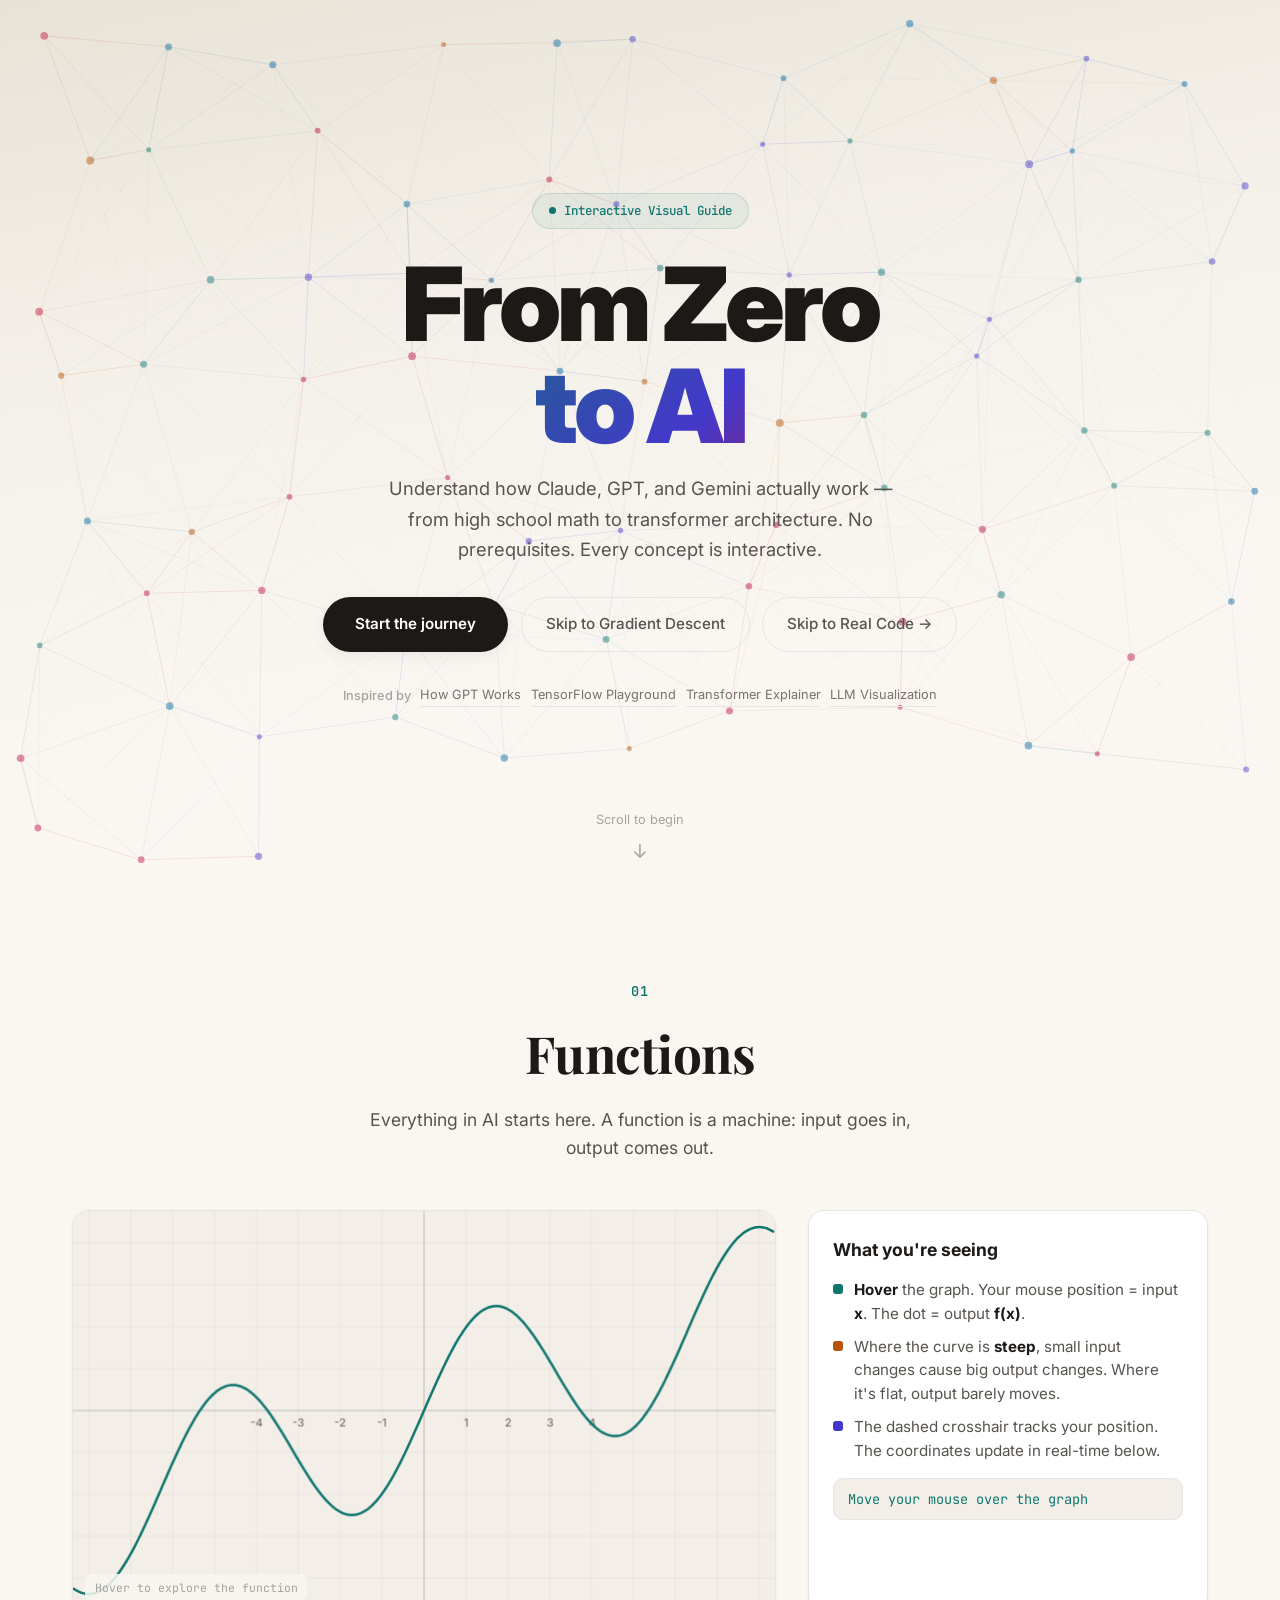
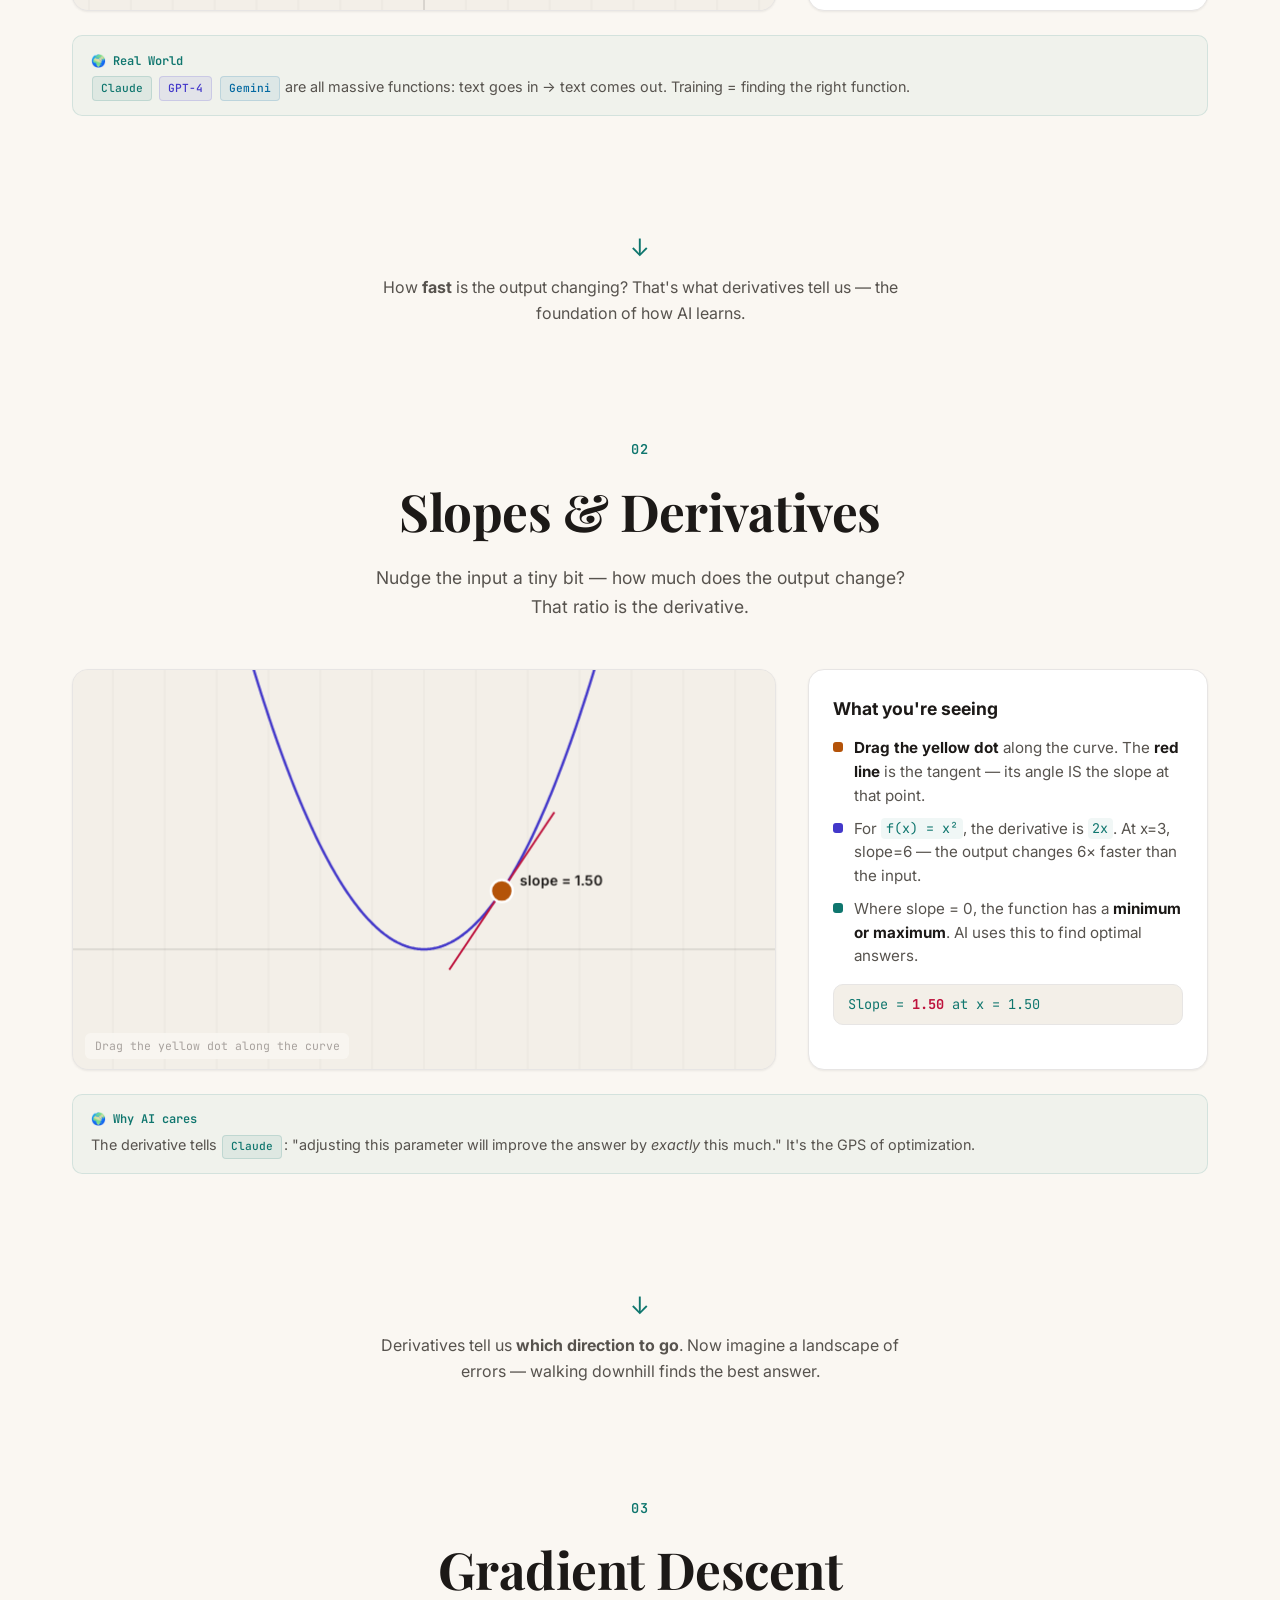
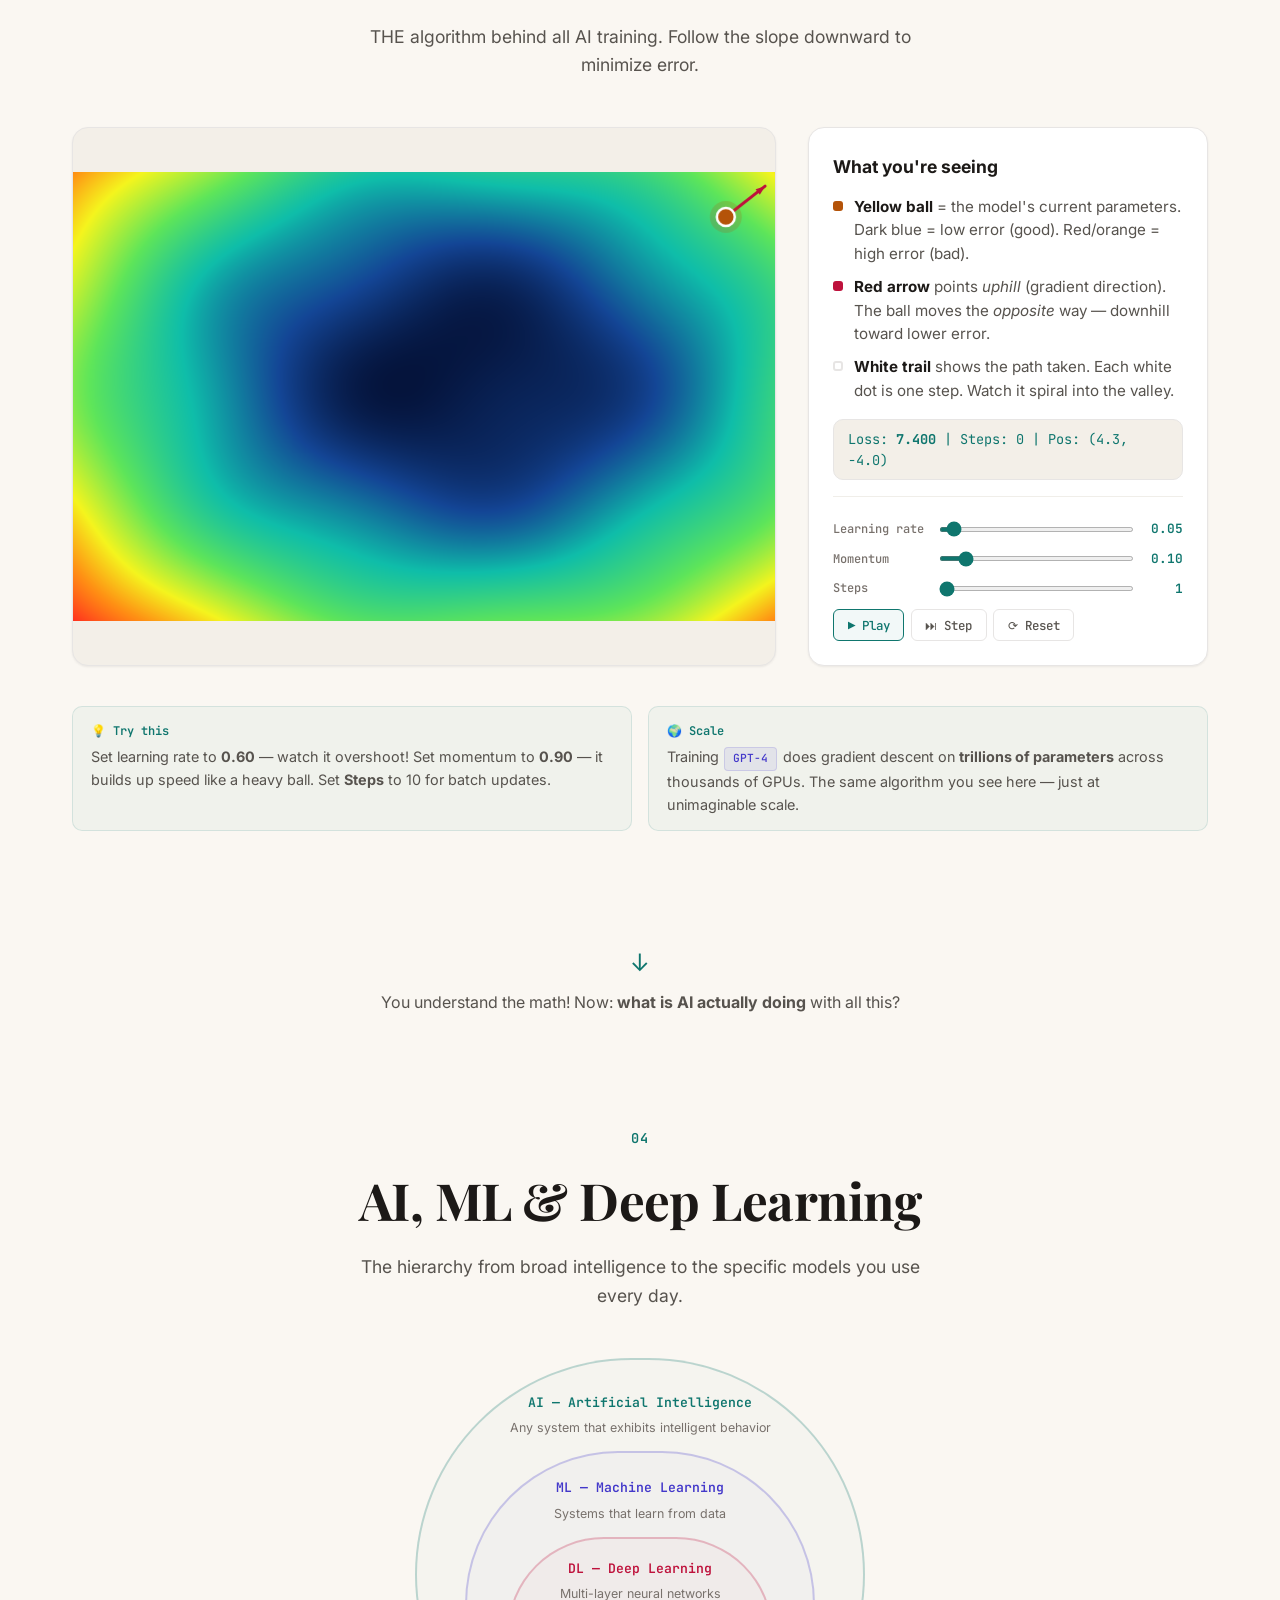
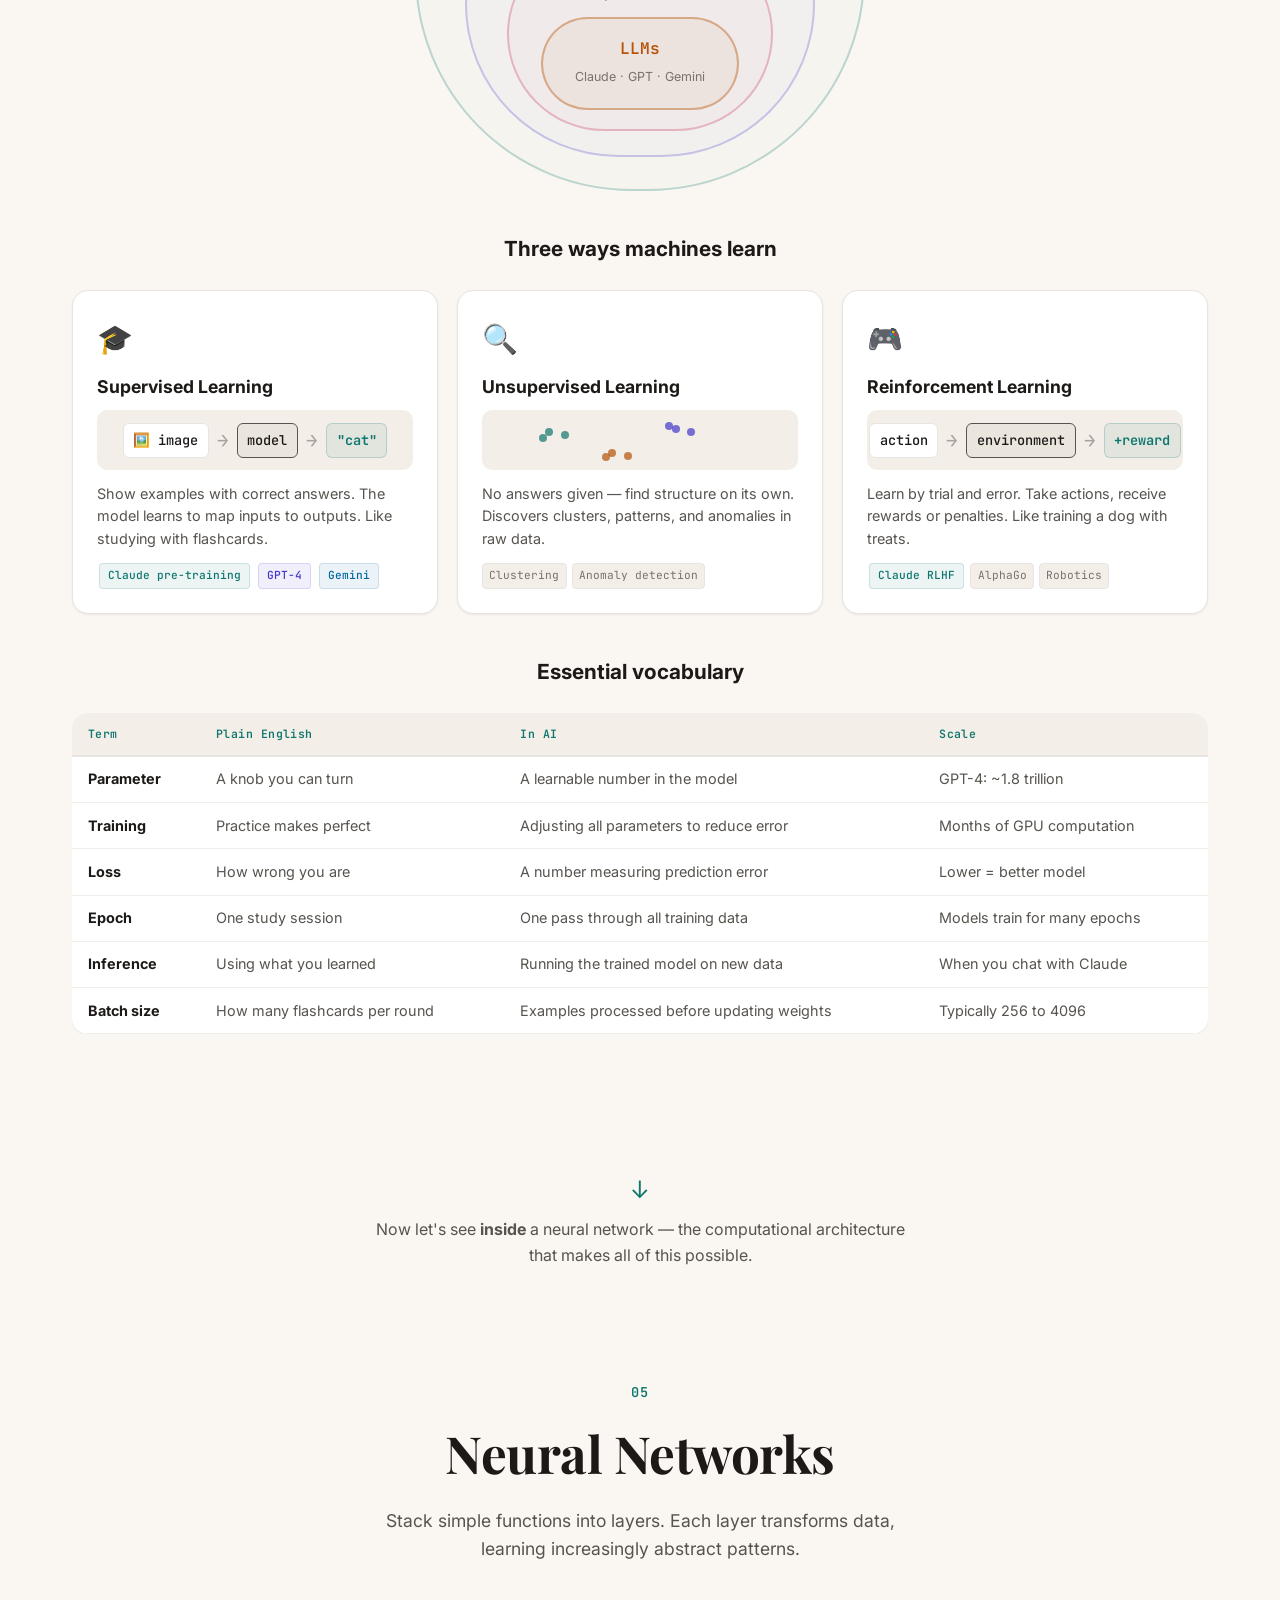
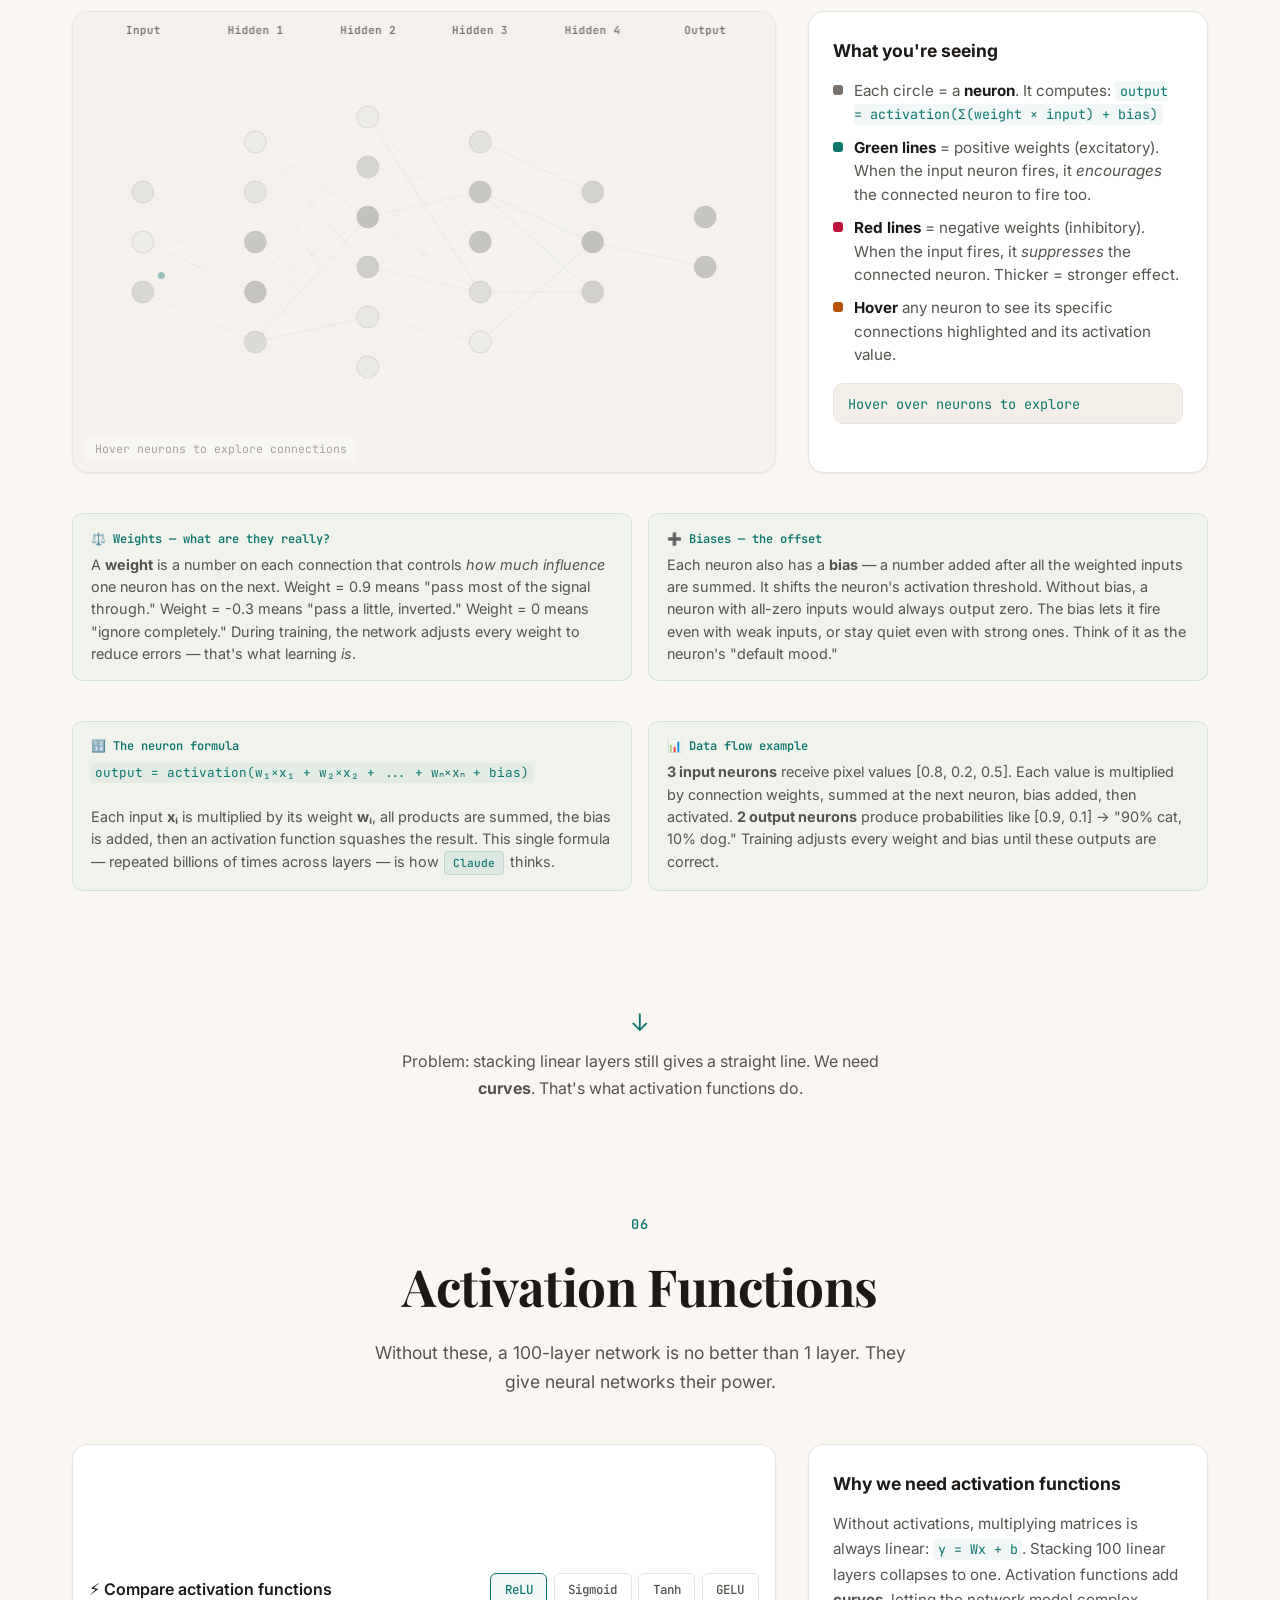
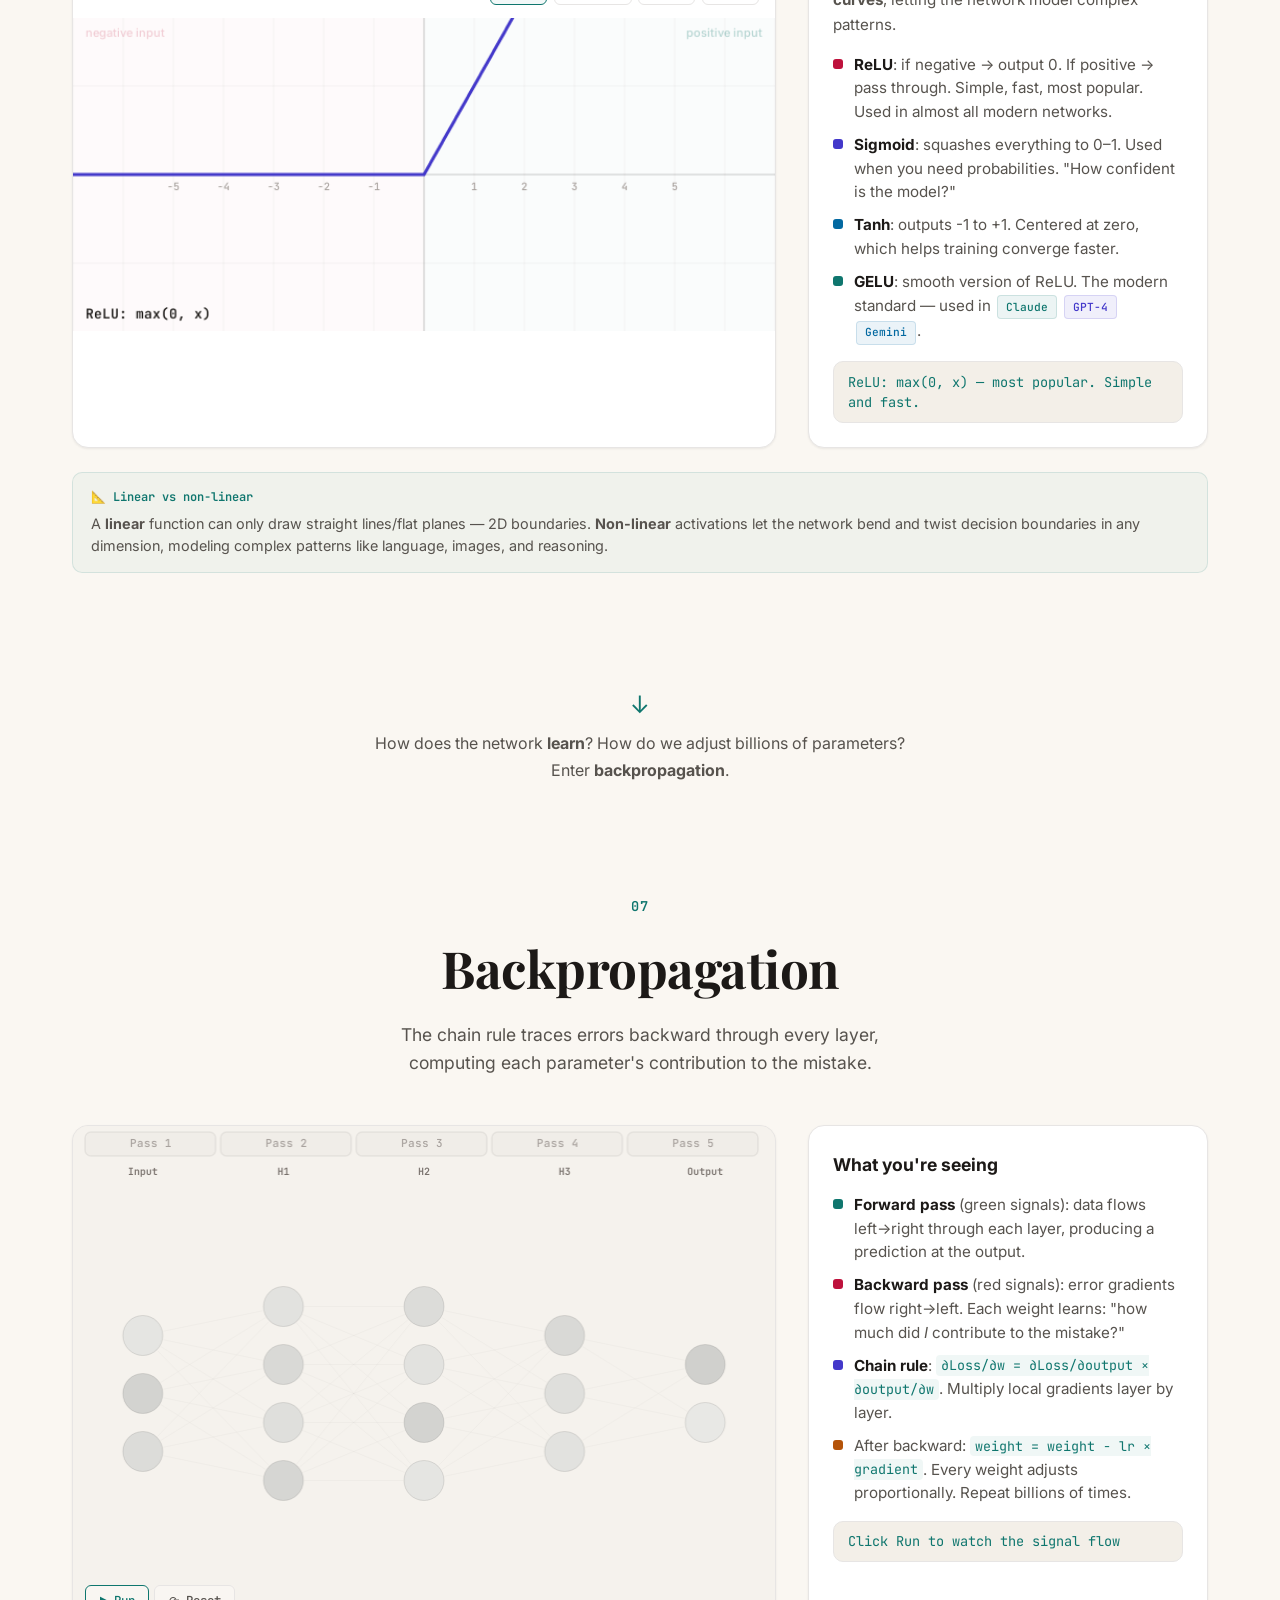
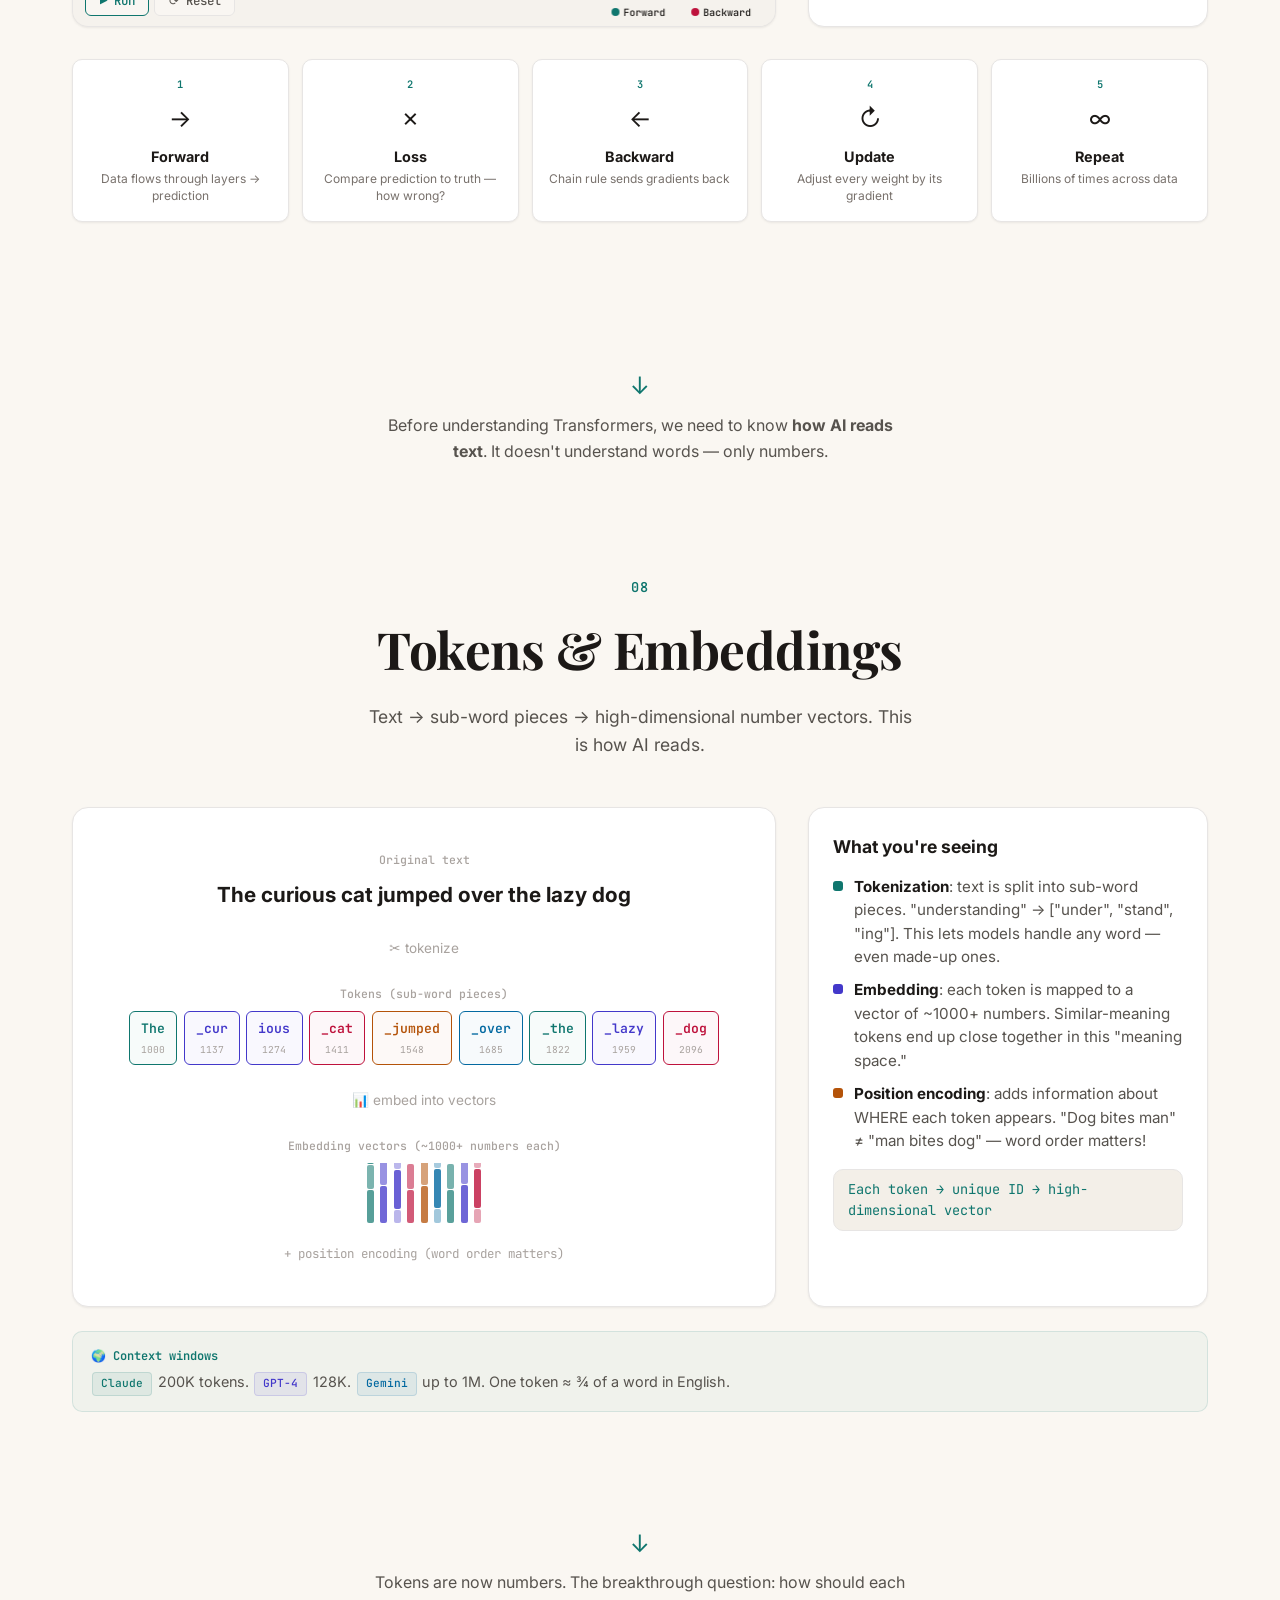
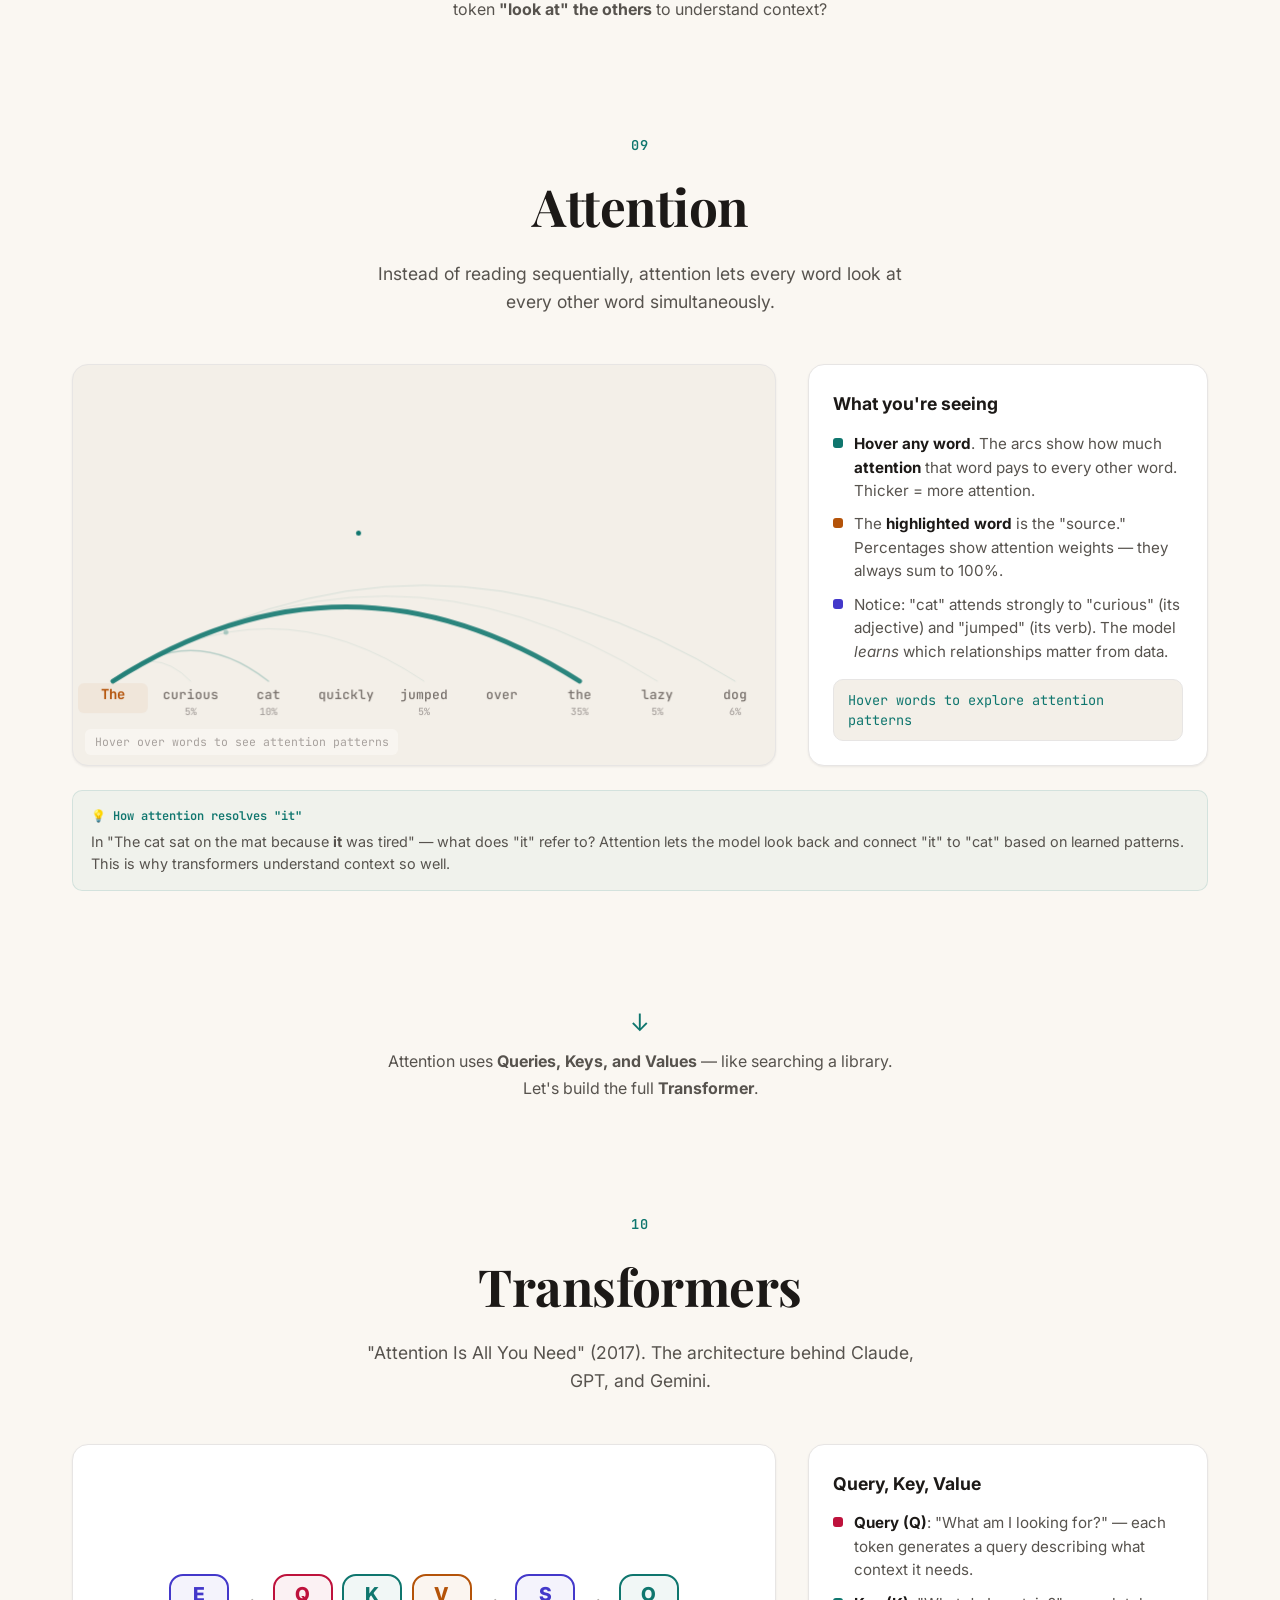
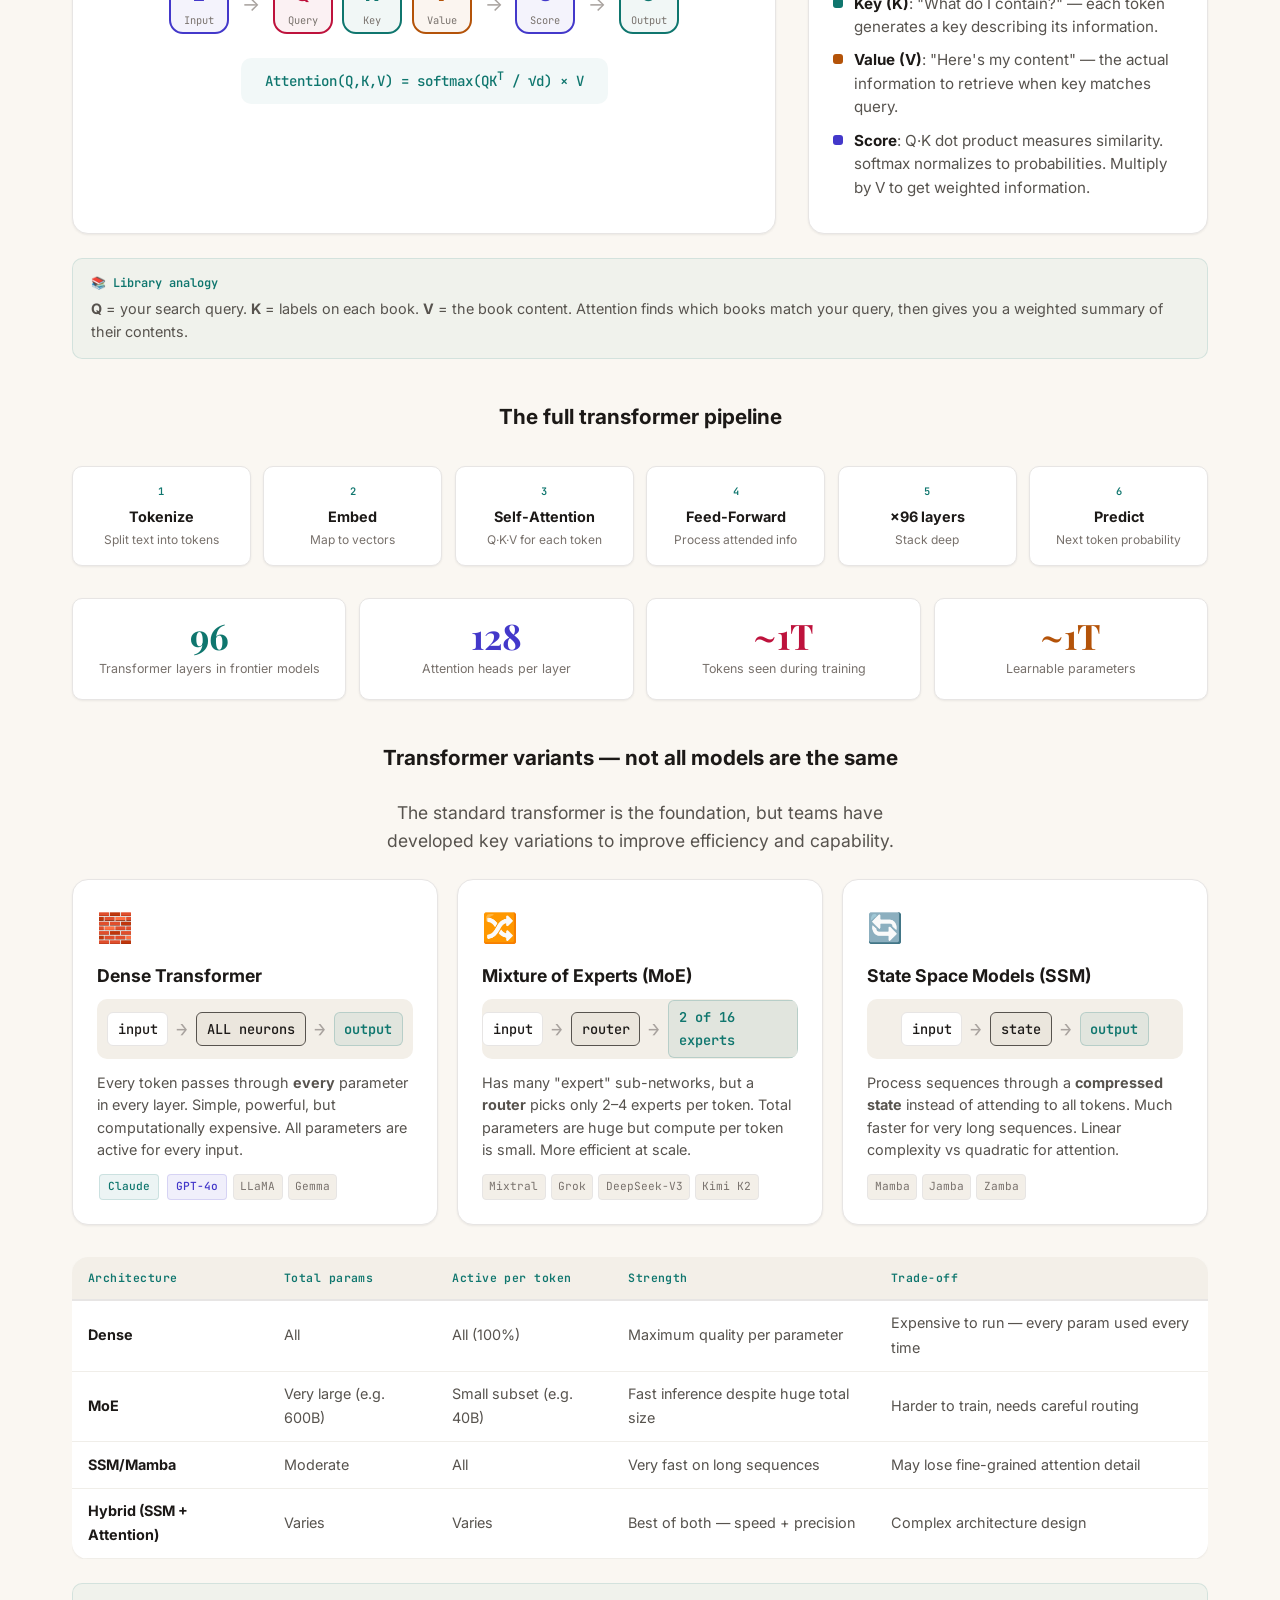
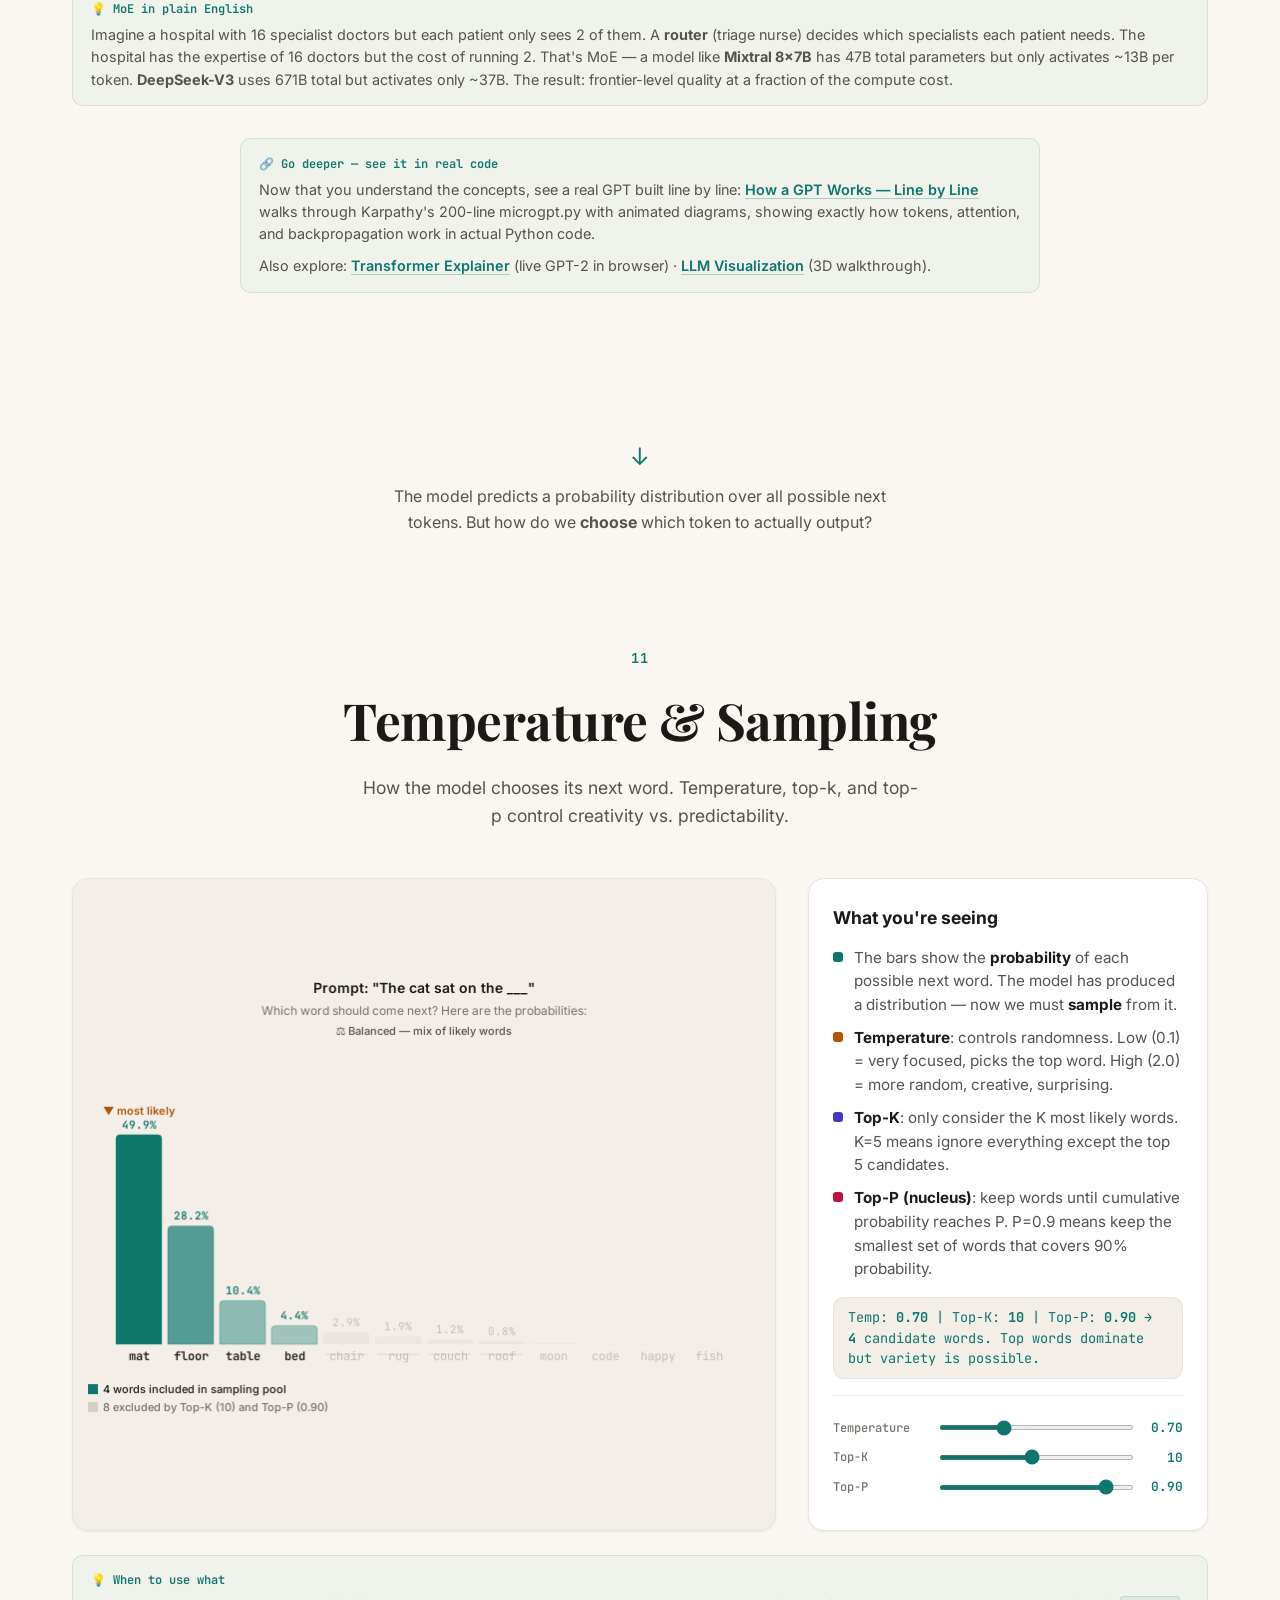
<file: index.html>
<!DOCTYPE html>
<html lang="en">
<head>
<meta charset="UTF-8">
<meta name="viewport" content="width=device-width, initial-scale=1.0">
<title>From Zero to AI — An Interactive Journey</title>
<link rel="preconnect" href="https://fonts.googleapis.com">
<link href="https://fonts.googleapis.com/css2?family=Inter:wght@400;500;600;700;800;900&family=JetBrains+Mono:wght@400;500;600;700&family=Playfair+Display:wght@400;500;600;700;800;900&display=swap" rel="stylesheet">
<link rel="stylesheet" href="css/style.css">
</head>
<body>

<!-- Progress Bar -->
<div class="progress-bar" id="progressBar"></div>

<!-- Chapter Navigation -->
<nav class="chapter-nav" id="chapterNav">
  <div class="nav-inner">
    <a href="#hero" class="nav-logo">0→AI</a>
    <div class="nav-chapters">
      <a href="#ch1" class="nav-ch" data-ch="1"><span class="nav-num">01</span> Functions</a>
      <a href="#ch2" class="nav-ch" data-ch="2"><span class="nav-num">02</span> Derivatives</a>
      <a href="#ch3" class="nav-ch" data-ch="3"><span class="nav-num">03</span> Gradient Descent</a>
      <a href="#ch4" class="nav-ch" data-ch="4"><span class="nav-num">04</span> AI & ML</a>
      <a href="#ch5" class="nav-ch" data-ch="5"><span class="nav-num">05</span> Neural Networks</a>
      <a href="#ch6" class="nav-ch" data-ch="6"><span class="nav-num">06</span> Activations</a>
      <a href="#ch7" class="nav-ch" data-ch="7"><span class="nav-num">07</span> Backpropagation</a>
      <a href="#ch8" class="nav-ch" data-ch="8"><span class="nav-num">08</span> Tokens</a>
      <a href="#ch9" class="nav-ch" data-ch="9"><span class="nav-num">09</span> Attention</a>
      <a href="#ch10" class="nav-ch" data-ch="10"><span class="nav-num">10</span> Transformers</a>
      <a href="#ch11" class="nav-ch" data-ch="11"><span class="nav-num">11</span> Temperature</a>
      <a href="#ch12" class="nav-ch" data-ch="12"><span class="nav-num">12</span> Claude</a>
      <a href="neurons-and-finetuning.html"class="nav-ch" data-ch="13"><span class="nav-num">13</span> Deep Dive: Neurons, Weights & Fine-Tuning</a>
    </div>
  </div>
</nav>

<!-- ═══════════════ HERO ═══════════════ -->
<section class="hero" id="hero">
  <canvas id="heroCanvas"></canvas>
  <div class="hero-content">
    <div class="hero-badge"><span class="pulse-dot"></span>Interactive Visual Guide</div>
    <h1 class="hero-title">
      <span class="hero-line">From Zero</span>
      <span class="hero-line hero-gradient">to AI</span>
    </h1>
    <p class="hero-sub">Understand how Claude, GPT, and Gemini actually work — from high school math to transformer architecture. No prerequisites. Every concept is interactive.</p>
    <div class="hero-actions">
      <a href="#ch1" class="btn-primary">Start the journey</a>
      <a href="#ch3" class="btn-ghost">Skip to Gradient Descent</a>
      <a href="https://raj8github.github.io/how-gpt-works/" target="_blank" class="btn-ghost">Skip to Real Code →</a>
    </div>
    <div class="hero-refs">
      <span class="ref-tag">Inspired by</span>
      <a href="https://raj8github.github.io/how-gpt-works/" target="_blank" class="ref-link">How GPT Works</a>
      <a href="https://playground.tensorflow.org" target="_blank" class="ref-link">TensorFlow Playground</a>
      <a href="https://poloclub.github.io/transformer-explainer/" target="_blank" class="ref-link">Transformer Explainer</a>
      <a href="https://bbycroft.net/llm" target="_blank" class="ref-link">LLM Visualization</a>
    </div>
  </div>
  <div class="scroll-hint">
    <span>Scroll to begin</span>
    <div class="scroll-arrow">↓</div>
  </div>
</section>

<!-- ═══════════════ CH1: FUNCTIONS ═══════════════ -->
<section class="chapter" id="ch1">
  <div class="chapter-header">
    <div class="ch-num">01</div>
    <h2 class="ch-title">Functions</h2>
    <p class="ch-subtitle">Everything in AI starts here. A function is a machine: input goes in, output comes out.</p>
  </div>
  <div class="split-layout">
    <div class="viz-panel">
      <canvas id="funcCanvas"></canvas>
      <div class="viz-hint">Hover to explore the function</div>
    </div>
    <div class="explain-panel">
      <h3>What you're seeing</h3>
      <div class="explain-row"><div class="dot dot-teal"></div><p><strong>Hover</strong> the graph. Your mouse position = input <strong>x</strong>. The dot = output <strong>f(x)</strong>.</p></div>
      <div class="explain-row"><div class="dot dot-amber"></div><p>Where the curve is <strong>steep</strong>, small input changes cause big output changes. Where it's flat, output barely moves.</p></div>
      <div class="explain-row"><div class="dot dot-indigo"></div><p>The dashed crosshair tracks your position. The coordinates update in real-time below.</p></div>
      <div class="live-readout" id="funcReadout">Move your mouse over the graph</div>
    </div>
  </div>
  <div class="callout" style="margin-top:1.5rem">
    <div class="callout-title">🌍 Real World</div>
    <p><span class="model-tag tag-claude">Claude</span> <span class="model-tag tag-gpt">GPT-4</span> <span class="model-tag tag-gemini">Gemini</span> are all massive functions: text goes in → text comes out. Training = finding the right function.</p>
  </div>
</section>

<div class="bridge"><div class="bridge-arrow">↓</div><p>How <strong>fast</strong> is the output changing? That's what derivatives tell us — the foundation of how AI learns.</p></div>

<!-- ═══════════════ CH2: DERIVATIVES ═══════════════ -->
<section class="chapter" id="ch2">
  <div class="chapter-header">
    <div class="ch-num">02</div>
    <h2 class="ch-title">Slopes & Derivatives</h2>
    <p class="ch-subtitle">Nudge the input a tiny bit — how much does the output change? That ratio is the derivative.</p>
  </div>
  <div class="split-layout">
    <div class="viz-panel">
      <canvas id="slopeCanvas"></canvas>
      <div class="viz-hint">Drag the yellow dot along the curve</div>
    </div>
    <div class="explain-panel">
      <h3>What you're seeing</h3>
      <div class="explain-row"><div class="dot dot-amber"></div><p><strong>Drag the yellow dot</strong> along the curve. The <strong class="text-rose">red line</strong> is the tangent — its angle IS the slope at that point.</p></div>
      <div class="explain-row"><div class="dot dot-indigo"></div><p>For <code>f(x) = x²</code>, the derivative is <code>2x</code>. At x=3, slope=6 — the output changes 6× faster than the input.</p></div>
      <div class="explain-row"><div class="dot dot-teal"></div><p>Where slope = 0, the function has a <strong>minimum or maximum</strong>. AI uses this to find optimal answers.</p></div>
      <div class="live-readout" id="slopeReadout">Drag to see slope change</div>
    </div>
  </div>
  <div class="callout" style="margin-top:1.5rem">
    <div class="callout-title">🌍 Why AI cares</div>
    <p>The derivative tells <span class="model-tag tag-claude">Claude</span>: "adjusting this parameter will improve the answer by <em>exactly</em> this much." It's the GPS of optimization.</p>
  </div>
</section>

<div class="bridge"><div class="bridge-arrow">↓</div><p>Derivatives tell us <strong>which direction to go</strong>. Now imagine a landscape of errors — walking downhill finds the best answer.</p></div>

<!-- ═══════════════ CH3: GRADIENT DESCENT ═══════════════ -->
<section class="chapter" id="ch3">
  <div class="chapter-header">
    <div class="ch-num">03</div>
    <h2 class="ch-title">Gradient Descent</h2>
    <p class="ch-subtitle">THE algorithm behind all AI training. Follow the slope downward to minimize error.</p>
  </div>
  <div class="split-layout">
    <div class="viz-panel">
      <canvas id="gdCanvas"></canvas>
    </div>
    <div class="explain-panel">
      <h3>What you're seeing</h3>
      <div class="explain-row"><div class="dot dot-amber"></div><p><strong class="text-amber">Yellow ball</strong> = the model's current parameters. Dark blue = low error (good). Red/orange = high error (bad).</p></div>
      <div class="explain-row"><div class="dot dot-rose"></div><p><strong class="text-rose">Red arrow</strong> points <em>uphill</em> (gradient direction). The ball moves the <em>opposite</em> way — downhill toward lower error.</p></div>
      <div class="explain-row"><div class="dot dot-white"></div><p><strong>White trail</strong> shows the path taken. Each white dot is one step. Watch it spiral into the valley.</p></div>
      <div class="live-readout" id="gdReadout">Press Play or Step to begin</div>
      <div class="control-group">
        <div class="slider-row">
          <label>Learning rate</label>
          <input type="range" id="gdLR" min="2" max="80" value="5">
          <span class="slider-val" id="gdLRVal">0.05</span>
        </div>
        <div class="slider-row">
          <label>Momentum</label>
          <input type="range" id="gdMom" min="0" max="95" value="10">
          <span class="slider-val" id="gdMomVal">0.10</span>
        </div>
        <div class="slider-row">
          <label>Steps</label>
          <input type="range" id="gdSteps" min="1" max="20" value="1">
          <span class="slider-val" id="gdStepsVal">1</span>
        </div>
        <div class="btn-row">
          <button class="btn-ctrl btn-play" id="gdPlay">▶ Play</button>
          <button class="btn-ctrl" id="gdStep">⏭ Step</button>
          <button class="btn-ctrl" id="gdReset">⟳ Reset</button>
        </div>
      </div>
    </div>
  </div>
  <div class="callout-row">
    <div class="callout">
      <div class="callout-title">💡 Try this</div>
      <p>Set learning rate to <strong>0.60</strong> — watch it overshoot! Set momentum to <strong>0.90</strong> — it builds up speed like a heavy ball. Set <strong>Steps</strong> to 10 for batch updates.</p>
    </div>
    <div class="callout">
      <div class="callout-title">🌍 Scale</div>
      <p>Training <span class="model-tag tag-gpt">GPT-4</span> does gradient descent on <strong>trillions of parameters</strong> across thousands of GPUs. The same algorithm you see here — just at unimaginable scale.</p>
    </div>
  </div>
</section>

<div class="bridge"><div class="bridge-arrow">↓</div><p>You understand the math! Now: <strong>what is AI actually doing</strong> with all this?</p></div>

<!-- ═══════════════ CH4: AI & ML ═══════════════ -->
<section class="chapter" id="ch4">
  <div class="chapter-header">
    <div class="ch-num">04</div>
    <h2 class="ch-title">AI, ML & Deep Learning</h2>
    <p class="ch-subtitle">The hierarchy from broad intelligence to the specific models you use every day.</p>
  </div>

  <!-- Hierarchy Diagram -->
  <div class="hierarchy-container">
    <div class="hierarchy-ring ring-ai">
      <span class="ring-label">AI — Artificial Intelligence</span>
      <span class="ring-desc">Any system that exhibits intelligent behavior</span>
      <div class="hierarchy-ring ring-ml">
        <span class="ring-label">ML — Machine Learning</span>
        <span class="ring-desc">Systems that learn from data</span>
        <div class="hierarchy-ring ring-dl">
          <span class="ring-label">DL — Deep Learning</span>
          <span class="ring-desc">Multi-layer neural networks</span>
          <div class="hierarchy-ring ring-llm">
            <span class="ring-label">LLMs</span>
            <span class="ring-desc">Claude · GPT · Gemini</span>
          </div>
        </div>
      </div>
    </div>
  </div>

  <!-- Learning Types -->
  <h3 class="section-subhead">Three ways machines learn</h3>
  <div class="learning-types">
    <div class="lt-card">
      <div class="lt-icon">🎓</div>
      <h4>Supervised Learning</h4>
      <div class="lt-visual">
        <div class="lt-flow">
          <span class="lt-item">🖼️ image</span>
          <span class="lt-arrow">→</span>
          <span class="lt-item lt-model">model</span>
          <span class="lt-arrow">→</span>
          <span class="lt-item lt-label">"cat"</span>
        </div>
      </div>
      <p>Show examples with correct answers. The model learns to map inputs to outputs. Like studying with flashcards.</p>
      <div class="lt-tags"><span class="model-tag tag-claude">Claude pre-training</span> <span class="model-tag tag-gpt">GPT-4</span> <span class="model-tag tag-gemini">Gemini</span></div>
    </div>
    <div class="lt-card">
      <div class="lt-icon">🔍</div>
      <h4>Unsupervised Learning</h4>
      <div class="lt-visual">
        <div class="lt-clusters">
          <span class="cluster-dot" style="background:#0f766e;left:20%;top:30%"></span>
          <span class="cluster-dot" style="background:#0f766e;left:25%;top:35%"></span>
          <span class="cluster-dot" style="background:#0f766e;left:18%;top:40%"></span>
          <span class="cluster-dot" style="background:#4338ca;left:60%;top:25%"></span>
          <span class="cluster-dot" style="background:#4338ca;left:65%;top:30%"></span>
          <span class="cluster-dot" style="background:#4338ca;left:58%;top:20%"></span>
          <span class="cluster-dot" style="background:#b45309;left:40%;top:65%"></span>
          <span class="cluster-dot" style="background:#b45309;left:45%;top:70%"></span>
          <span class="cluster-dot" style="background:#b45309;left:38%;top:72%"></span>
        </div>
      </div>
      <p>No answers given — find structure on its own. Discovers clusters, patterns, and anomalies in raw data.</p>
      <div class="lt-tags"><span class="tag-sm">Clustering</span> <span class="tag-sm">Anomaly detection</span></div>
    </div>
    <div class="lt-card">
      <div class="lt-icon">🎮</div>
      <h4>Reinforcement Learning</h4>
      <div class="lt-visual">
        <div class="lt-flow">
          <span class="lt-item">action</span>
          <span class="lt-arrow">→</span>
          <span class="lt-item lt-model">environment</span>
          <span class="lt-arrow">→</span>
          <span class="lt-item lt-reward">+reward</span>
        </div>
      </div>
      <p>Learn by trial and error. Take actions, receive rewards or penalties. Like training a dog with treats.</p>
      <div class="lt-tags"><span class="model-tag tag-claude">Claude RLHF</span> <span class="tag-sm">AlphaGo</span> <span class="tag-sm">Robotics</span></div>
    </div>
  </div>

  <!-- Vocabulary Table -->
  <h3 class="section-subhead">Essential vocabulary</h3>
  <div class="vocab-table">
    <table>
      <thead><tr><th>Term</th><th>Plain English</th><th>In AI</th><th>Scale</th></tr></thead>
      <tbody>
        <tr><td><strong>Parameter</strong></td><td>A knob you can turn</td><td>A learnable number in the model</td><td>GPT-4: ~1.8 trillion</td></tr>
        <tr><td><strong>Training</strong></td><td>Practice makes perfect</td><td>Adjusting all parameters to reduce error</td><td>Months of GPU computation</td></tr>
        <tr><td><strong>Loss</strong></td><td>How wrong you are</td><td>A number measuring prediction error</td><td>Lower = better model</td></tr>
        <tr><td><strong>Epoch</strong></td><td>One study session</td><td>One pass through all training data</td><td>Models train for many epochs</td></tr>
        <tr><td><strong>Inference</strong></td><td>Using what you learned</td><td>Running the trained model on new data</td><td>When you chat with Claude</td></tr>
        <tr><td><strong>Batch size</strong></td><td>How many flashcards per round</td><td>Examples processed before updating weights</td><td>Typically 256 to 4096</td></tr>
      </tbody>
    </table>
  </div>
</section>

<div class="bridge"><div class="bridge-arrow">↓</div><p>Now let's see <strong>inside</strong> a neural network — the computational architecture that makes all of this possible.</p></div>

<!-- ═══════════════ CH5: NEURAL NETWORKS ═══════════════ -->
<section class="chapter" id="ch5">
  <div class="chapter-header">
    <div class="ch-num">05</div>
    <h2 class="ch-title">Neural Networks</h2>
    <p class="ch-subtitle">Stack simple functions into layers. Each layer transforms data, learning increasingly abstract patterns.</p>
  </div>
  <div class="split-layout">
    <div class="viz-panel">
      <canvas id="nnCanvas"></canvas>
      <div class="viz-hint">Hover neurons to explore connections</div>
    </div>
    <div class="explain-panel">
      <h3>What you're seeing</h3>
      <div class="explain-row"><div class="dot dot-stone"></div><p>Each circle = a <strong>neuron</strong>. It computes: <code>output = activation(Σ(weight × input) + bias)</code></p></div>
      <div class="explain-row"><div class="dot dot-teal"></div><p><strong class="text-teal">Green lines</strong> = positive weights (excitatory). When the input neuron fires, it <em>encourages</em> the connected neuron to fire too.</p></div>
      <div class="explain-row"><div class="dot dot-rose"></div><p><strong class="text-rose">Red lines</strong> = negative weights (inhibitory). When the input fires, it <em>suppresses</em> the connected neuron. Thicker = stronger effect.</p></div>
      <div class="explain-row"><div class="dot dot-amber"></div><p><strong>Hover</strong> any neuron to see its specific connections highlighted and its activation value.</p></div>
      <div class="live-readout" id="nnReadout">Hover over neurons to explore</div>
    </div>
  </div>
  <div class="callout-row">
    <div class="callout">
      <div class="callout-title">⚖️ Weights — what are they really?</div>
      <p>A <strong>weight</strong> is a number on each connection that controls <em>how much influence</em> one neuron has on the next. Weight = 0.9 means "pass most of the signal through." Weight = -0.3 means "pass a little, inverted." Weight = 0 means "ignore completely." During training, the network adjusts every weight to reduce errors — that's what learning <em>is</em>.</p>
    </div>
    <div class="callout">
      <div class="callout-title">➕ Biases — the offset</div>
      <p>Each neuron also has a <strong>bias</strong> — a number added after all the weighted inputs are summed. It shifts the neuron's activation threshold. Without bias, a neuron with all-zero inputs would always output zero. The bias lets it fire even with weak inputs, or stay quiet even with strong ones. Think of it as the neuron's "default mood."</p>
    </div>
  </div>
  <div class="callout-row">
    <div class="callout">
      <div class="callout-title">🔢 The neuron formula</div>
      <p><code>output = activation(w₁×x₁ + w₂×x₂ + ... + wₙ×xₙ + bias)</code><br><br>Each input <strong>xᵢ</strong> is multiplied by its weight <strong>wᵢ</strong>, all products are summed, the bias is added, then an activation function squashes the result. This single formula — repeated billions of times across layers — is how <span class="model-tag tag-claude">Claude</span> thinks.</p>
    </div>
    <div class="callout">
      <div class="callout-title">📊 Data flow example</div>
      <p><strong>3 input neurons</strong> receive pixel values [0.8, 0.2, 0.5]. Each value is multiplied by connection weights, summed at the next neuron, bias added, then activated. <strong>2 output neurons</strong> produce probabilities like [0.9, 0.1] → "90% cat, 10% dog." Training adjusts every weight and bias until these outputs are correct.</p>
    </div>
  </div>
</section>

<div class="bridge"><div class="bridge-arrow">↓</div><p>Problem: stacking linear layers still gives a straight line. We need <strong>curves</strong>. That's what activation functions do.</p></div>

<!-- ═══════════════ CH6: ACTIVATIONS ═══════════════ -->
<section class="chapter" id="ch6">
  <div class="chapter-header">
    <div class="ch-num">06</div>
    <h2 class="ch-title">Activation Functions</h2>
    <p class="ch-subtitle">Without these, a 100-layer network is no better than 1 layer. They give neural networks their power.</p>
  </div>
  <div class="split-layout">
    <div class="viz-panel" style="background:#fff">
      <div class="act-header">
        <span class="act-title">⚡ Compare activation functions</span>
        <div class="act-btns">
          <button class="btn-ctrl btn-active" data-fn="relu">ReLU</button>
          <button class="btn-ctrl" data-fn="sigmoid">Sigmoid</button>
          <button class="btn-ctrl" data-fn="tanh">Tanh</button>
          <button class="btn-ctrl" data-fn="gelu">GELU</button>
        </div>
      </div>
      <canvas id="actCanvas"></canvas>
    </div>
    <div class="explain-panel">
      <h3>Why we need activation functions</h3>
      <p class="explain-intro">Without activations, multiplying matrices is always linear: <code>y = Wx + b</code>. Stacking 100 linear layers collapses to one. Activation functions add <strong>curves</strong>, letting the network model complex patterns.</p>
      <div class="explain-row"><div class="dot dot-rose"></div><p><strong>ReLU</strong>: if negative → output 0. If positive → pass through. Simple, fast, most popular. Used in almost all modern networks.</p></div>
      <div class="explain-row"><div class="dot dot-indigo"></div><p><strong>Sigmoid</strong>: squashes everything to 0–1. Used when you need probabilities. "How confident is the model?"</p></div>
      <div class="explain-row"><div class="dot dot-sky"></div><p><strong>Tanh</strong>: outputs -1 to +1. Centered at zero, which helps training converge faster.</p></div>
      <div class="explain-row"><div class="dot dot-teal"></div><p><strong>GELU</strong>: smooth version of ReLU. The modern standard — used in <span class="model-tag tag-claude">Claude</span> <span class="model-tag tag-gpt">GPT-4</span> <span class="model-tag tag-gemini">Gemini</span>.</p></div>
      <div class="live-readout" id="actReadout">ReLU: max(0, x) — the most popular</div>
    </div>
  </div>
  <div class="callout" style="margin-top:1.5rem">
    <div class="callout-title">📐 Linear vs non-linear</div>
    <p>A <strong>linear</strong> function can only draw straight lines/flat planes — 2D boundaries. <strong>Non-linear</strong> activations let the network bend and twist decision boundaries in any dimension, modeling complex patterns like language, images, and reasoning.</p>
  </div>
</section>

<div class="bridge"><div class="bridge-arrow">↓</div><p>How does the network <strong>learn</strong>? How do we adjust billions of parameters? Enter <strong>backpropagation</strong>.</p></div>

<!-- ═══════════════ CH7: BACKPROPAGATION ═══════════════ -->
<section class="chapter" id="ch7">
  <div class="chapter-header">
    <div class="ch-num">07</div>
    <h2 class="ch-title">Backpropagation</h2>
    <p class="ch-subtitle">The chain rule traces errors backward through every layer, computing each parameter's contribution to the mistake.</p>
  </div>
  <div class="split-layout">
    <div class="viz-panel">
      <canvas id="bpCanvas"></canvas>
      <div class="bp-controls">
        <button class="btn-ctrl btn-play" id="bpRun">▶ Run</button>
        <button class="btn-ctrl" id="bpReset">⟳ Reset</button>
      </div>
    </div>
    <div class="explain-panel">
      <h3>What you're seeing</h3>
      <div class="explain-row"><div class="dot dot-teal"></div><p><strong class="text-teal">Forward pass</strong> (green signals): data flows left→right through each layer, producing a prediction at the output.</p></div>
      <div class="explain-row"><div class="dot dot-rose"></div><p><strong class="text-rose">Backward pass</strong> (red signals): error gradients flow right→left. Each weight learns: "how much did <em>I</em> contribute to the mistake?"</p></div>
      <div class="explain-row"><div class="dot dot-indigo"></div><p><strong>Chain rule</strong>: <code>∂Loss/∂w = ∂Loss/∂output × ∂output/∂w</code>. Multiply local gradients layer by layer.</p></div>
      <div class="explain-row"><div class="dot dot-amber"></div><p>After backward: <code>weight = weight − lr × gradient</code>. Every weight adjusts proportionally. Repeat billions of times.</p></div>
      <div class="live-readout" id="bpReadout">Click Run to watch the signal flow</div>
    </div>
  </div>

  <div class="step-flow">
    <div class="step-card"><div class="step-num">1</div><div class="step-icon">→</div><h4>Forward</h4><p>Data flows through layers → prediction</p></div>
    <div class="step-card"><div class="step-num">2</div><div class="step-icon">✗</div><h4>Loss</h4><p>Compare prediction to truth — how wrong?</p></div>
    <div class="step-card"><div class="step-num">3</div><div class="step-icon">←</div><h4>Backward</h4><p>Chain rule sends gradients back</p></div>
    <div class="step-card"><div class="step-num">4</div><div class="step-icon">↻</div><h4>Update</h4><p>Adjust every weight by its gradient</p></div>
    <div class="step-card"><div class="step-num">5</div><div class="step-icon">∞</div><h4>Repeat</h4><p>Billions of times across data</p></div>
  </div>
</section>

<div class="bridge"><div class="bridge-arrow">↓</div><p>Before understanding Transformers, we need to know <strong>how AI reads text</strong>. It doesn't understand words — only numbers.</p></div>

<!-- ═══════════════ CH8: TOKENS ═══════════════ -->
<section class="chapter" id="ch8">
  <div class="chapter-header">
    <div class="ch-num">08</div>
    <h2 class="ch-title">Tokens & Embeddings</h2>
    <p class="ch-subtitle">Text → sub-word pieces → high-dimensional number vectors. This is how AI reads.</p>
  </div>
  <div class="split-layout">
    <div class="viz-panel tokenizer-panel">
      <div class="tok-stage">
        <div class="tok-label">Original text</div>
        <div class="tok-original" id="tokInput">The curious cat jumped over the lazy dog</div>
      </div>
      <div class="tok-arrow">✂️ tokenize</div>
      <div class="tok-stage">
        <div class="tok-label">Tokens (sub-word pieces)</div>
        <div class="tok-tokens" id="tokTokens"></div>
      </div>
      <div class="tok-arrow">📊 embed into vectors</div>
      <div class="tok-stage">
        <div class="tok-label">Embedding vectors (~1000+ numbers each)</div>
        <div class="tok-embeddings" id="tokEmbeddings"></div>
      </div>
      <div class="tok-footer">+ position encoding (word order matters)</div>
    </div>
    <div class="explain-panel">
      <h3>What you're seeing</h3>
      <div class="explain-row"><div class="dot dot-teal"></div><p><strong>Tokenization</strong>: text is split into sub-word pieces. "understanding" → ["under", "stand", "ing"]. This lets models handle any word — even made-up ones.</p></div>
      <div class="explain-row"><div class="dot dot-indigo"></div><p><strong>Embedding</strong>: each token is mapped to a vector of ~1000+ numbers. Similar-meaning tokens end up close together in this "meaning space."</p></div>
      <div class="explain-row"><div class="dot dot-amber"></div><p><strong>Position encoding</strong>: adds information about WHERE each token appears. "Dog bites man" ≠ "man bites dog" — word order matters!</p></div>
      <div class="live-readout" id="tokReadout">Each token → unique ID → high-dimensional vector</div>
    </div>
  </div>
  <div class="callout" style="margin-top:1.5rem">
    <div class="callout-title">🌍 Context windows</div>
    <p><span class="model-tag tag-claude">Claude</span> 200K tokens. <span class="model-tag tag-gpt">GPT-4</span> 128K. <span class="model-tag tag-gemini">Gemini</span> up to 1M. One token ≈ ¾ of a word in English.</p>
  </div>
</section>

<div class="bridge"><div class="bridge-arrow">↓</div><p>Tokens are now numbers. The breakthrough question: how should each token <strong>"look at" the others</strong> to understand context?</p></div>

<!-- ═══════════════ CH9: ATTENTION ═══════════════ -->
<section class="chapter" id="ch9">
  <div class="chapter-header">
    <div class="ch-num">09</div>
    <h2 class="ch-title">Attention</h2>
    <p class="ch-subtitle">Instead of reading sequentially, attention lets every word look at every other word simultaneously.</p>
  </div>
  <div class="split-layout">
    <div class="viz-panel">
      <canvas id="attnCanvas"></canvas>
      <div class="viz-hint">Hover over words to see attention patterns</div>
    </div>
    <div class="explain-panel">
      <h3>What you're seeing</h3>
      <div class="explain-row"><div class="dot dot-teal"></div><p><strong>Hover any word</strong>. The arcs show how much <strong>attention</strong> that word pays to every other word. Thicker = more attention.</p></div>
      <div class="explain-row"><div class="dot dot-amber"></div><p>The <strong class="text-amber">highlighted word</strong> is the "source." Percentages show attention weights — they always sum to 100%.</p></div>
      <div class="explain-row"><div class="dot dot-indigo"></div><p>Notice: "cat" attends strongly to "curious" (its adjective) and "jumped" (its verb). The model <em>learns</em> which relationships matter from data.</p></div>
      <div class="live-readout" id="attnReadout">Hover words to explore attention patterns</div>
    </div>
  </div>
  <div class="callout" style="margin-top:1.5rem">
    <div class="callout-title">💡 How attention resolves "it"</div>
    <p>In "The cat sat on the mat because <strong>it</strong> was tired" — what does "it" refer to? Attention lets the model look back and connect "it" to "cat" based on learned patterns. This is why transformers understand context so well.</p>
  </div>
</section>

<div class="bridge"><div class="bridge-arrow">↓</div><p>Attention uses <strong>Queries, Keys, and Values</strong> — like searching a library. Let's build the full <strong>Transformer</strong>.</p></div>

<!-- ═══════════════ CH10: TRANSFORMERS ═══════════════ -->
<section class="chapter" id="ch10">
  <div class="chapter-header">
    <div class="ch-num">10</div>
    <h2 class="ch-title">Transformers</h2>
    <p class="ch-subtitle">"Attention Is All You Need" (2017). The architecture behind Claude, GPT, and Gemini.</p>
  </div>

  <!-- QKV Explanation -->
  <div class="split-layout">
    <div class="viz-panel qkv-panel">
      <div class="qkv-flow">
        <div class="qkv-node" style="--c:#4338ca"><span>E</span><small>Input</small></div>
        <div class="qkv-arrow">→</div>
        <div class="qkv-group">
          <div class="qkv-node" style="--c:#be123c"><span>Q</span><small>Query</small></div>
          <div class="qkv-node" style="--c:#0f766e"><span>K</span><small>Key</small></div>
          <div class="qkv-node" style="--c:#b45309"><span>V</span><small>Value</small></div>
        </div>
        <div class="qkv-arrow">→</div>
        <div class="qkv-node" style="--c:#4338ca"><span>S</span><small>Score</small></div>
        <div class="qkv-arrow">→</div>
        <div class="qkv-node" style="--c:#0f766e"><span>O</span><small>Output</small></div>
      </div>
      <div class="qkv-formula">Attention(Q,K,V) = softmax(QK<sup>T</sup> / √d) × V</div>
    </div>
    <div class="explain-panel">
      <h3>Query, Key, Value</h3>
      <div class="explain-row"><div class="dot dot-rose"></div><p><strong>Query (Q)</strong>: "What am I looking for?" — each token generates a query describing what context it needs.</p></div>
      <div class="explain-row"><div class="dot dot-teal"></div><p><strong>Key (K)</strong>: "What do I contain?" — each token generates a key describing its information.</p></div>
      <div class="explain-row"><div class="dot dot-amber"></div><p><strong>Value (V)</strong>: "Here's my content" — the actual information to retrieve when key matches query.</p></div>
      <div class="explain-row"><div class="dot dot-indigo"></div><p><strong>Score</strong>: Q·K dot product measures similarity. softmax normalizes to probabilities. Multiply by V to get weighted information.</p></div>
    </div>
  </div>
  <div class="callout" style="margin-top:1.5rem">
    <div class="callout-title">📚 Library analogy</div>
    <p><strong>Q</strong> = your search query. <strong>K</strong> = labels on each book. <strong>V</strong> = the book content. Attention finds which books match your query, then gives you a weighted summary of their contents.</p>
  </div>

  <!-- Transformer Pipeline -->
  <h3 class="section-subhead">The full transformer pipeline</h3>
  <div class="step-flow">
    <div class="step-card"><div class="step-num">1</div><h4>Tokenize</h4><p>Split text into tokens</p></div>
    <div class="step-card"><div class="step-num">2</div><h4>Embed</h4><p>Map to vectors</p></div>
    <div class="step-card"><div class="step-num">3</div><h4>Self-Attention</h4><p>Q·K·V for each token</p></div>
    <div class="step-card"><div class="step-num">4</div><h4>Feed-Forward</h4><p>Process attended info</p></div>
    <div class="step-card"><div class="step-num">5</div><h4>×96 layers</h4><p>Stack deep</p></div>
    <div class="step-card"><div class="step-num">6</div><h4>Predict</h4><p>Next token probability</p></div>
  </div>

  <!-- Stats -->
  <div class="stat-grid">
    <div class="stat-card"><div class="stat-num" style="color:#0f766e">96</div><p>Transformer layers in frontier models</p></div>
    <div class="stat-card"><div class="stat-num" style="color:#4338ca">128</div><p>Attention heads per layer</p></div>
    <div class="stat-card"><div class="stat-num" style="color:#be123c">~1T</div><p>Tokens seen during training</p></div>
    <div class="stat-card"><div class="stat-num" style="color:#b45309">~1T</div><p>Learnable parameters</p></div>
  </div>

  <!-- Architecture Variants -->
  <h3 class="section-subhead">Transformer variants — not all models are the same</h3>
  <p class="ch-subtitle" style="margin-bottom:1.5rem;text-align:center">The standard transformer is the foundation, but teams have developed key variations to improve efficiency and capability.</p>

  <div class="learning-types">
    <div class="lt-card">
      <div class="lt-icon">🧱</div>
      <h4>Dense Transformer</h4>
      <div class="lt-visual">
        <div class="lt-flow">
          <span class="lt-item">input</span>
          <span class="lt-arrow">→</span>
          <span class="lt-item lt-model">ALL neurons</span>
          <span class="lt-arrow">→</span>
          <span class="lt-item lt-label">output</span>
        </div>
      </div>
      <p>Every token passes through <strong>every</strong> parameter in every layer. Simple, powerful, but computationally expensive. All parameters are active for every input.</p>
      <div class="lt-tags"><span class="model-tag tag-claude">Claude</span> <span class="model-tag tag-gpt">GPT-4o</span> <span class="tag-sm">LLaMA</span> <span class="tag-sm">Gemma</span></div>
    </div>
    <div class="lt-card">
      <div class="lt-icon">🔀</div>
      <h4>Mixture of Experts (MoE)</h4>
      <div class="lt-visual">
        <div class="lt-flow">
          <span class="lt-item">input</span>
          <span class="lt-arrow">→</span>
          <span class="lt-item lt-model">router</span>
          <span class="lt-arrow">→</span>
          <span class="lt-item lt-reward">2 of 16 experts</span>
        </div>
      </div>
      <p>Has many "expert" sub-networks, but a <strong>router</strong> picks only 2–4 experts per token. Total parameters are huge but compute per token is small. More efficient at scale.</p>
      <div class="lt-tags"><span class="tag-sm">Mixtral</span> <span class="tag-sm">Grok</span> <span class="tag-sm">DeepSeek-V3</span> <span class="tag-sm">Kimi K2</span></div>
    </div>
    <div class="lt-card">
      <div class="lt-icon">🔄</div>
      <h4>State Space Models (SSM)</h4>
      <div class="lt-visual">
        <div class="lt-flow">
          <span class="lt-item">input</span>
          <span class="lt-arrow">→</span>
          <span class="lt-item lt-model">state</span>
          <span class="lt-arrow">→</span>
          <span class="lt-item lt-label">output</span>
        </div>
      </div>
      <p>Process sequences through a <strong>compressed state</strong> instead of attending to all tokens. Much faster for very long sequences. Linear complexity vs quadratic for attention.</p>
      <div class="lt-tags"><span class="tag-sm">Mamba</span> <span class="tag-sm">Jamba</span> <span class="tag-sm">Zamba</span></div>
    </div>
  </div>

  <div class="vocab-table" style="margin-top:1.5rem">
    <table>
      <thead><tr><th>Architecture</th><th>Total params</th><th>Active per token</th><th>Strength</th><th>Trade-off</th></tr></thead>
      <tbody>
        <tr><td><strong>Dense</strong></td><td>All</td><td>All (100%)</td><td>Maximum quality per parameter</td><td>Expensive to run — every param used every time</td></tr>
        <tr><td><strong>MoE</strong></td><td>Very large (e.g. 600B)</td><td>Small subset (e.g. 40B)</td><td>Fast inference despite huge total size</td><td>Harder to train, needs careful routing</td></tr>
        <tr><td><strong>SSM/Mamba</strong></td><td>Moderate</td><td>All</td><td>Very fast on long sequences</td><td>May lose fine-grained attention detail</td></tr>
        <tr><td><strong>Hybrid (SSM + Attention)</strong></td><td>Varies</td><td>Varies</td><td>Best of both — speed + precision</td><td>Complex architecture design</td></tr>
      </tbody>
    </table>
  </div>

  <div class="callout" style="margin-top:1rem">
    <div class="callout-title">💡 MoE in plain English</div>
    <p>Imagine a hospital with 16 specialist doctors but each patient only sees 2 of them. A <strong>router</strong> (triage nurse) decides which specialists each patient needs. The hospital has the expertise of 16 doctors but the cost of running 2. That's MoE — a model like <strong>Mixtral 8x7B</strong> has 47B total parameters but only activates ~13B per token. <strong>DeepSeek-V3</strong> uses 671B total but activates only ~37B. The result: frontier-level quality at a fraction of the compute cost.</p>
  </div>

  <div class="callout" style="max-width:800px;margin:2rem auto">
    <div class="callout-title">🔗 Go deeper — see it in real code</div>
    <p>Now that you understand the concepts, see a real GPT built line by line: <a href="https://raj8github.github.io/how-gpt-works/" target="_blank" class="callout-link">How a GPT Works — Line by Line</a> walks through Karpathy's 200-line microgpt.py with animated diagrams, showing exactly how tokens, attention, and backpropagation work in actual Python code.</p>
    <p style="margin-top:.6rem">Also explore: <a href="https://poloclub.github.io/transformer-explainer/" target="_blank" class="callout-link">Transformer Explainer</a> (live GPT-2 in browser) · <a href="https://bbycroft.net/llm" target="_blank" class="callout-link">LLM Visualization</a> (3D walkthrough).</p>
  </div>
</section>

<div class="bridge"><div class="bridge-arrow">↓</div><p>The model predicts a probability distribution over all possible next tokens. But how do we <strong>choose</strong> which token to actually output?</p></div>

<!-- ═══════════════ CH11: TEMPERATURE & SAMPLING ═══════════════ -->
<section class="chapter" id="ch11">
  <div class="chapter-header">
    <div class="ch-num">11</div>
    <h2 class="ch-title">Temperature & Sampling</h2>
    <p class="ch-subtitle">How the model chooses its next word. Temperature, top-k, and top-p control creativity vs. predictability.</p>
  </div>
  <div class="split-layout">
    <div class="viz-panel">
      <canvas id="tempCanvas"></canvas>
    </div>
    <div class="explain-panel">
      <h3>What you're seeing</h3>
      <div class="explain-row"><div class="dot dot-teal"></div><p>The bars show the <strong>probability</strong> of each possible next word. The model has produced a distribution — now we must <strong>sample</strong> from it.</p></div>
      <div class="explain-row"><div class="dot dot-amber"></div><p><strong>Temperature</strong>: controls randomness. Low (0.1) = very focused, picks the top word. High (2.0) = more random, creative, surprising.</p></div>
      <div class="explain-row"><div class="dot dot-indigo"></div><p><strong>Top-K</strong>: only consider the K most likely words. K=5 means ignore everything except the top 5 candidates.</p></div>
      <div class="explain-row"><div class="dot dot-rose"></div><p><strong>Top-P (nucleus)</strong>: keep words until cumulative probability reaches P. P=0.9 means keep the smallest set of words that covers 90% probability.</p></div>
      <div class="live-readout" id="tempReadout">Adjust the sliders to see how sampling changes</div>
      <div class="control-group">
        <div class="slider-row">
          <label>Temperature</label>
          <input type="range" id="tempSlider" min="10" max="200" value="70">
          <span class="slider-val" id="tempVal">0.70</span>
        </div>
        <div class="slider-row">
          <label>Top-K</label>
          <input type="range" id="topkSlider" min="1" max="20" value="10">
          <span class="slider-val" id="topkVal">10</span>
        </div>
        <div class="slider-row">
          <label>Top-P</label>
          <input type="range" id="toppSlider" min="10" max="100" value="90">
          <span class="slider-val" id="toppVal">0.90</span>
        </div>
      </div>
    </div>
  </div>
  <div class="callout" style="margin-top:1.5rem">
    <div class="callout-title">💡 When to use what</div>
    <p><strong>Code generation</strong>: low temperature (0.2) — you want precision. <strong>Creative writing</strong>: higher temperature (0.8–1.0). <strong>Brainstorming</strong>: high temperature (1.2+). <span class="model-tag tag-claude">Claude</span> typically uses temperature 0.7–1.0.</p>
  </div>

  <!-- Step by step sampling explanation -->
  <h3 class="section-subhead">How sampling works, step by step</h3>
  <div class="step-flow">
    <div class="step-card"><div class="step-num">1</div><div class="step-icon">📊</div><h4>Raw logits</h4><p>The model outputs a raw score for every word in its vocabulary (~100K words)</p></div>
    <div class="step-card"><div class="step-num">2</div><div class="step-icon">🌡️</div><h4>Apply temperature</h4><p>Divide all scores by temperature. Low temp → sharp peaks. High temp → flatter distribution.</p></div>
    <div class="step-card"><div class="step-num">3</div><div class="step-icon">📈</div><h4>Softmax</h4><p>Convert scores to probabilities (0–1, sum to 100%). Higher score → higher probability.</p></div>
    <div class="step-card"><div class="step-num">4</div><div class="step-icon">✂️</div><h4>Apply Top-K</h4><p>Keep only the K most probable words. Discard the rest (probability → 0).</p></div>
    <div class="step-card"><div class="step-num">5</div><div class="step-icon">🎯</div><h4>Apply Top-P</h4><p>Keep smallest set of words whose probabilities sum to ≥ P. Further reduces candidates.</p></div>
    <div class="step-card"><div class="step-num">6</div><div class="step-icon">🎲</div><h4>Sample</h4><p>Randomly pick one word from remaining candidates, weighted by probability. This becomes the next token.</p></div>
  </div>

  <div class="callout" style="max-width:800px;margin:1rem auto">
    <div class="callout-title">🔁 Then repeat</div>
    <p>The chosen token is appended to the sequence. The entire process runs again to pick the <em>next</em> token. This continues until the model outputs a stop token or reaches the maximum length. <span class="model-tag tag-claude">Claude</span> generates ~50–100 tokens per second this way.</p>
  </div>
</section>

<div class="bridge"><div class="bridge-arrow">↓</div><p>You now understand every piece. Final chapter: how <strong>Claude</strong> is built — and what happens when you press Enter.</p></div>

<!-- ═══════════════ CH12: CLAUDE ═══════════════ -->
<section class="chapter" id="ch12">
  <div class="chapter-header">
    <div class="ch-num">12</div>
    <h2 class="ch-title">How Claude Works</h2>
    <p class="ch-subtitle">Claude is a Transformer built by Anthropic. What makes it special isn't the architecture — it's how it's trained.</p>
  </div>

  <!-- What happens when you press Enter -->
  <h3 class="section-subhead">What happens when you press Enter</h3>
  <p class="ch-subtitle" style="text-align:center;margin-bottom:1.5rem">Every concept you've learned — working together in under 2 seconds.</p>

  <div class="viz-panel" style="padding:2rem;background:#fff">
    <canvas id="pipelineCanvas"></canvas>
  </div>

  <div class="step-flow" style="margin-top:2rem">
    <div class="step-card"><div class="step-num">1</div><div class="step-icon">⌨️</div><h4>You type</h4><p>"What is gravity?"</p></div>
    <div class="step-card"><div class="step-num">2</div><div class="step-icon">🌐</div><h4>API call</h4><p>Your text travels to Anthropic's servers</p></div>
    <div class="step-card"><div class="step-num">3</div><div class="step-icon">✂️</div><h4>Tokenize</h4><p>"What" "is" "grav" "ity" "?" → 5 token IDs</p></div>
    <div class="step-card"><div class="step-num">4</div><div class="step-icon">📊</div><h4>Embed</h4><p>Each token → a vector of ~4000 numbers</p></div>
    <div class="step-card"><div class="step-num">5</div><div class="step-icon">📍</div><h4>Position</h4><p>Add position info — word order matters</p></div>
    <div class="step-card"><div class="step-num">6</div><div class="step-icon">🔁</div><h4>96 layers</h4><p>Each: attention → feed-forward → normalize</p></div>
  </div>
  <div class="step-flow">
    <div class="step-card"><div class="step-num">7</div><div class="step-icon">🔦</div><h4>Attention</h4><p>128 heads find relevant context per token</p></div>
    <div class="step-card"><div class="step-num">8</div><div class="step-icon">⚖️</div><h4>Weights</h4><p>Billions of learned parameters transform the signal</p></div>
    <div class="step-card"><div class="step-num">9</div><div class="step-icon">📈</div><h4>Logits</h4><p>Final layer outputs score for every vocabulary word</p></div>
    <div class="step-card"><div class="step-num">10</div><div class="step-icon">🌡️</div><h4>Sample</h4><p>Temperature + top-k + top-p → pick next token</p></div>
    <div class="step-card"><div class="step-num">11</div><div class="step-icon">🔄</div><h4>Repeat</h4><p>Append token, run again. ~50-100 tokens/sec</p></div>
    <div class="step-card"><div class="step-num">12</div><div class="step-icon">💬</div><h4>Stream</h4><p>Tokens stream back to your screen as text</p></div>
  </div>

  <div class="callout-row" style="margin-top:1.5rem">
    <div class="callout">
      <div class="callout-title">⏱️ The numbers</div>
      <p>For a typical response of 200 words (~270 tokens): <strong>270 complete passes</strong> through all 96 transformer layers. Each pass involves <strong>billions of multiplications</strong> across attention heads and feed-forward networks. Total time: <strong>2-5 seconds</strong>.</p>
    </div>
    <div class="callout">
      <div class="callout-title">🤯 What makes it feel magical</div>
      <p>The model has <strong>no memory between conversations</strong> — your entire chat is re-read from scratch each time. It doesn't "think" — it predicts the next token, over and over. Yet from this simple loop, <strong>reasoning, creativity, and understanding emerge</strong>.</p>
    </div>
  </div>

  <h3 class="section-subhead">The four phases of building Claude</h3>
  <div class="phase-grid">
    <div class="phase-card">
      <div class="phase-num">Phase 1</div>
      <h4>Pre-training</h4>
      <p>Learn language from trillions of words by predicting the next token, over and over. Like reading every book, article, and website ever written — building a massive internal model of how language works.</p>
      <div class="phase-detail">
        <strong>Task:</strong> Given "The cat sat on the ___", predict "mat".<br>
        <strong>Scale:</strong> Trillions of tokens, thousands of GPUs, months of compute.
      </div>
    </div>
    <div class="phase-card">
      <div class="phase-num">Phase 2</div>
      <h4>RLHF</h4>
      <p>Reinforcement Learning from Human Feedback. Human raters compare pairs of responses: "Response A is better than Response B." The model learns to prefer helpful, accurate, well-structured answers.</p>
      <div class="phase-detail">
        <strong>Process:</strong> Generate → Human rates → Reward model → Fine-tune.<br>
        <strong>Goal:</strong> Align model behavior with human preferences.
      </div>
    </div>
    <div class="phase-card phase-highlight">
      <div class="phase-num">Phase 3</div>
      <h4>Constitutional AI</h4>
      <p>Claude's unique approach. Instead of relying only on human raters, Claude evaluates its <strong>own</strong> responses against a set of principles — like having an internal critic.</p>
      <div class="phase-detail">
        <strong>Process:</strong> Generate → Self-critique against principles → Revise → Improve.<br>
        <strong>Why unique:</strong> Scales better than human feedback alone. Claude can self-improve.
      </div>
    </div>
    <div class="phase-card">
      <div class="phase-num">Phase 4</div>
      <h4>Inference</h4>
      <p>When you chat with Claude: your prompt → tokens → through all 96+ transformer layers with attention → predict one token at a time → stream the response back to you.</p>
      <div class="phase-detail">
        <strong>Speed:</strong> ~50-100 tokens/second generated.<br>
        <strong>Each token:</strong> passes through every layer, attending to all previous tokens.
      </div>
    </div>
  </div>

  <!-- RLHF Explained -->
  <h3 class="section-subhead">What is RLHF?</h3>
  <div class="callout-row">
    <div class="callout">
      <div class="callout-title">🤔 The problem RLHF solves</div>
      <p>After pre-training, the model can generate fluent text — but it might be unhelpful, offensive, or confidently wrong. It learned to predict text, not to be <em>useful</em>. RLHF (Reinforcement Learning from Human Feedback) teaches the model what humans actually want: helpful, honest, harmless responses.</p>
    </div>
    <div class="callout">
      <div class="callout-title">📋 How RLHF works, step by step</div>
      <p><strong>1.</strong> The model generates multiple responses to the same prompt.<br>
      <strong>2.</strong> Human raters rank them: "Response A > Response B > Response C."<br>
      <strong>3.</strong> A <strong>reward model</strong> is trained on these rankings — it learns to score responses the way humans would.<br>
      <strong>4.</strong> The main model is fine-tuned using reinforcement learning to maximize the reward model's score — while staying close to its original behavior.</p>
    </div>
  </div>
  <div class="callout" style="margin-top:1rem">
    <div class="callout-title">💡 Why it matters</div>
    <p>Without RLHF, asking "How do I make a cake?" might get a Wikipedia-style essay about the history of baking. With RLHF, you get a clear recipe. The model's knowledge doesn't change — RLHF changes how it <em>presents</em> that knowledge. It's the difference between a knowledgeable professor who lectures at you and one who actually answers your question. <span class="model-tag tag-claude">Claude</span> uses RLHF plus <strong>Constitutional AI</strong> (self-critique against principles) — which scales better because it doesn't need human raters for every improvement.</p>
  </div>
  <h3 class="section-subhead">Inside each transformer layer</h3>
  <div class="vocab-table">
    <table>
      <thead><tr><th>Component</th><th>What it does</th><th>Analogy</th></tr></thead>
      <tbody>
        <tr><td><strong>Tokenizer</strong></td><td>Splits text into sub-word pieces</td><td>Breaking words into syllables</td></tr>
        <tr><td><strong>Embedding</strong></td><td>Maps each token to a ~4000-dimensional vector</td><td>GPS coordinates in meaning-space</td></tr>
        <tr><td><strong>Multi-Head Attention</strong></td><td>128 attention heads look at context simultaneously</td><td>128 readers each highlighting different relationships</td></tr>
        <tr><td><strong>Feed-Forward Network</strong></td><td>Processes the attended information through 2 dense layers</td><td>A "thinking" step — transform what was noticed</td></tr>
        <tr><td><strong>Layer Normalization</strong></td><td>Stabilizes signal magnitude between layers</td><td>Keeping the volume level consistent</td></tr>
        <tr><td><strong>Residual Connection</strong></td><td>Adds the input back to the output of each sub-layer</td><td>A shortcut — preserving the original signal</td></tr>
        <tr><td><strong>Softmax Output</strong></td><td>Final probability distribution over ~100K vocabulary tokens</td><td>Ranking all possible next words by likelihood</td></tr>
      </tbody>
    </table>
  </div>

  <!-- Tokens, Parameters, Weights explained -->
  <h3 class="section-subhead">Tokens, parameters, and weights — how they connect</h3>
  <div class="callout-row">
    <div class="callout">
      <div class="callout-title">🔤 Tokens</div>
      <p><strong>Tokens are the input and output.</strong> Sub-word pieces the model reads and writes. "Hello, how are you?" becomes ~6 tokens. The model generates tokens one at a time. Tokens flow <em>through</em> the model — they're the data, not the model itself.</p>
    </div>
    <div class="callout">
      <div class="callout-title">⚖️ Weights</div>
      <p><strong>Weights are the learnable numbers inside the model.</strong> Every connection between neurons has a weight. Every attention head has weight matrices (Q, K, V). These numbers were learned during training — they <em>are</em> the model's knowledge. When we say a model "knows" something, it's encoded in these weights.</p>
    </div>
  </div>
  <div class="callout-row">
    <div class="callout">
      <div class="callout-title">🎛️ Parameters</div>
      <p><strong>Parameters = weights + biases.</strong> The total count of all learnable numbers. Every weight is a parameter. Every bias is a parameter. "Claude has billions of parameters" means billions of numbers adjusted during training.</p>
    </div>
    <div class="callout">
      <div class="callout-title">🔗 How they connect</div>
      <p><strong>Tokens</strong> flow through the network. At each layer, they're multiplied by <strong>weights</strong> (transformed). Total weights + biases = <strong>parameters</strong>. More parameters = more capacity to learn. Training adjusts all parameters to minimize loss. Inference passes tokens through fixed parameters.</p>
    </div>
  </div>

  <!-- What does 7B mean -->
  <h3 class="section-subhead">What does "7B model" mean?</h3>
  <div class="vocab-table">
    <table>
      <thead><tr><th>Model size</th><th>Parameters</th><th>What it means</th><th>Analogy</th></tr></thead>
      <tbody>
        <tr><td><strong>7B</strong></td><td>7 billion</td><td>A capable model that runs on a single GPU. Popular for local/open-source use.</td><td>A detailed city map</td></tr>
        <tr><td><strong>13B</strong></td><td>13 billion</td><td>Nearly 2× capacity. Better at nuance and complex reasoning.</td><td>A regional atlas</td></tr>
        <tr><td><strong>70B</strong></td><td>70 billion</td><td>Needs multiple GPUs. Significantly more capable at complex tasks.</td><td>A national encyclopedia</td></tr>
        <tr><td><strong>~400B+</strong></td><td>Hundreds of billions</td><td>Frontier models (Claude, GPT-4). Massive compute. State-of-the-art.</td><td>The internet's knowledge, compressed</td></tr>
      </tbody>
    </table>
  </div>
  <div class="callout" style="margin-top:1rem">
    <div class="callout-title">💡 Size isn't everything</div>
    <p>A 7B model = 7 billion weights, each typically 2 bytes → <strong>~14 GB</strong> of raw data. But parameter count alone doesn't determine quality — <strong>training data quality</strong>, <strong>training method</strong> (RLHF, Constitutional AI), and <strong>architecture choices</strong> matter enormously. A well-trained 7B can outperform a poorly trained 13B. This is why Anthropic invests in training methodology, not just scale.</p>
  </div>

</section>

<!-- ═══════════════ NEXT STEP ═══════════════ -->
<section class="chapter" style="text-align:center;padding:3rem 2rem">
  <div class="ch-num">NEXT STEP</div>
  <h2 class="ch-title" style="margin-bottom:1rem">See it in real code</h2>
  <p class="ch-subtitle" style="margin-bottom:2rem">You understand the concepts. Now watch a GPT get built from scratch — line by line, with animated diagrams.</p>
  <a href="https://raj8github.github.io/how-gpt-works/" target="_blank" class="btn-primary" style="font-size:1.1rem;padding:1rem 2.5rem">How a GPT Works — Line by Line →</a>
</section>

<!-- ═══════════════ FOOTER ═══════════════ -->
<footer class="site-footer">
  <div class="footer-content">
    <h2 class="footer-title">From Zero to AI</h2>
    <p>12 interactive chapters · Every concept visualized</p>
    <div class="footer-links">
      <a href="https://raj8github.github.io/how-gpt-works/" target="_blank">How GPT Works — Line by Line</a>
      <a href="https://poloclub.github.io/transformer-explainer/" target="_blank">Transformer Explainer</a>
      <a href="https://bbycroft.net/llm" target="_blank">LLM Visualization</a>
      <a href="https://playground.tensorflow.org" target="_blank">TensorFlow Playground</a>
      <a href="https://r2d3.us/visual-intro-to-machine-learning-part-1/" target="_blank">R2D3 Visual ML</a>
    </div>
  </div>
</footer>

<script src="js/app.js"></script>
<script src="js/gradient-descent.js"></script>
<script src="js/neural-network.js"></script>
<script src="js/activations.js"></script>
<script src="js/backprop.js"></script>
<script src="js/tokenizer.js"></script>
<script src="js/attention.js"></script>
<script src="js/temperature.js"></script>
<script src="js/pipeline.js"></script>
</body>
</html>
</file>
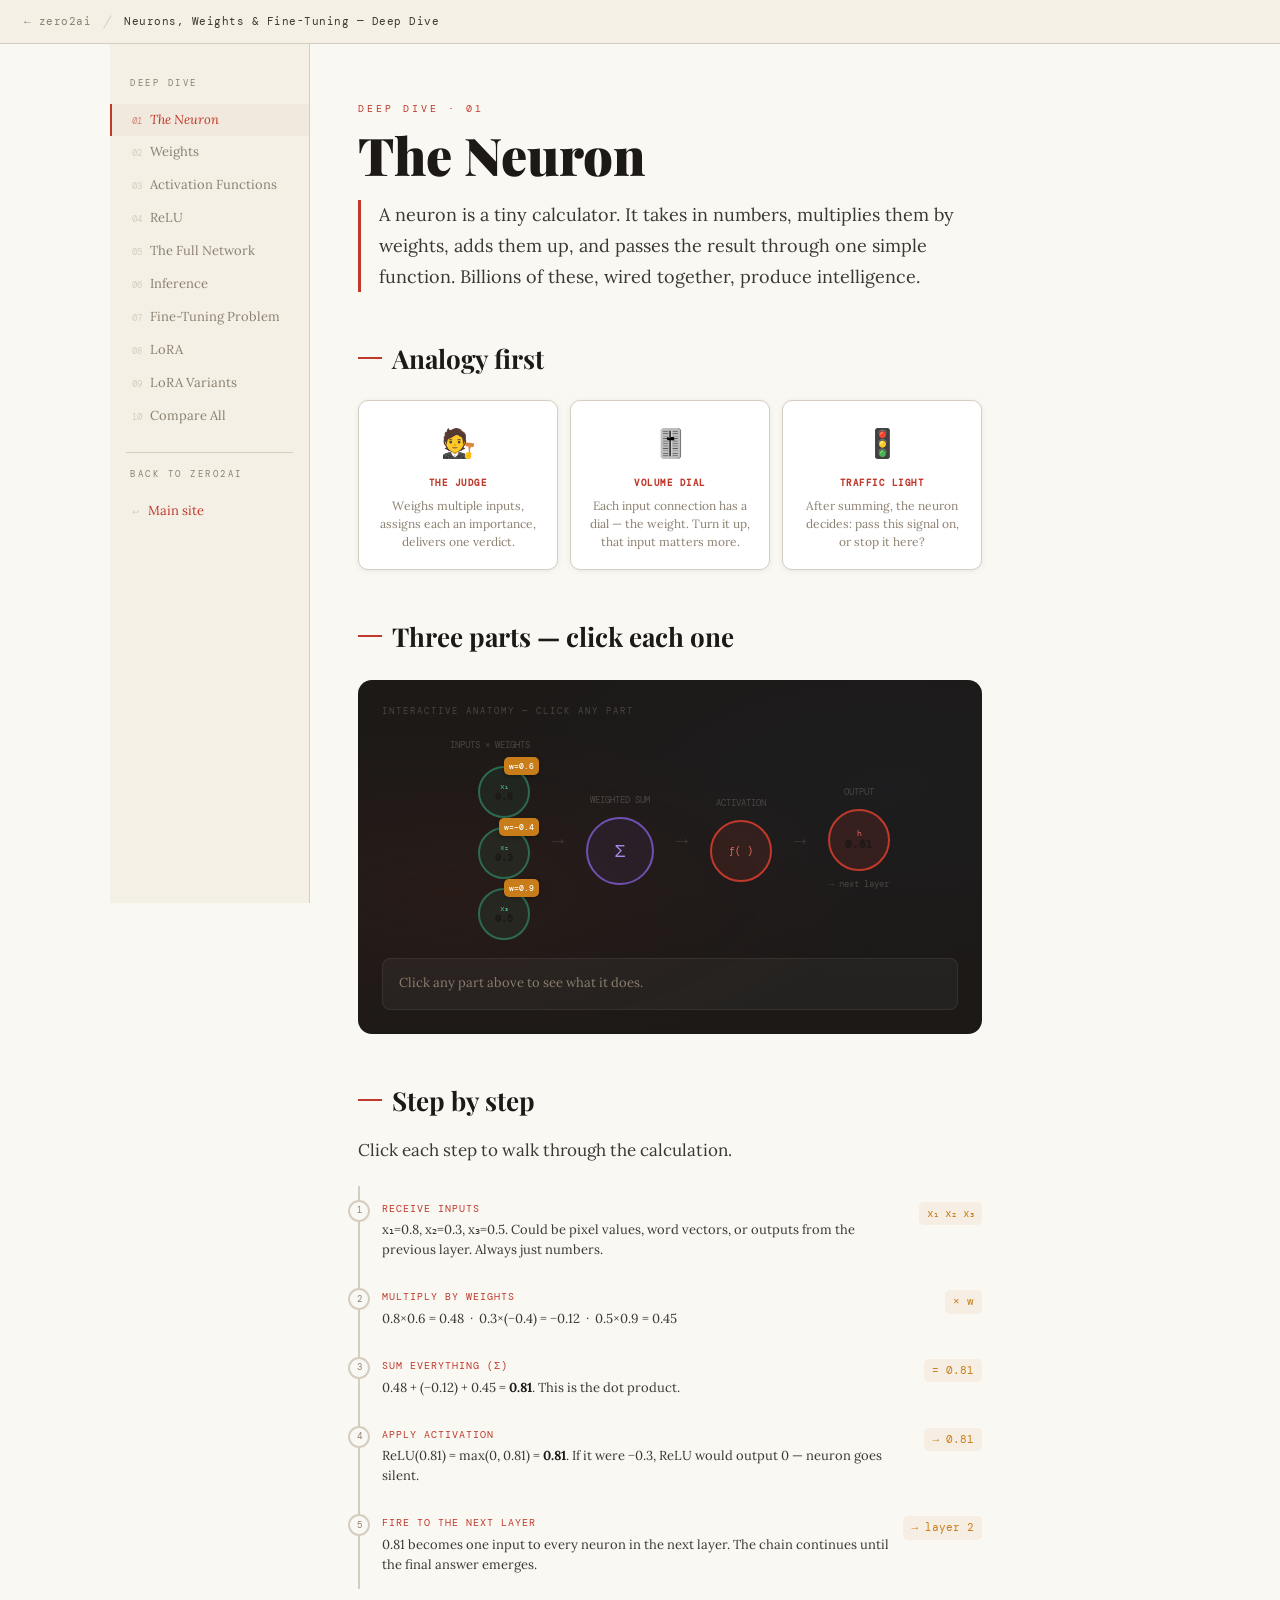
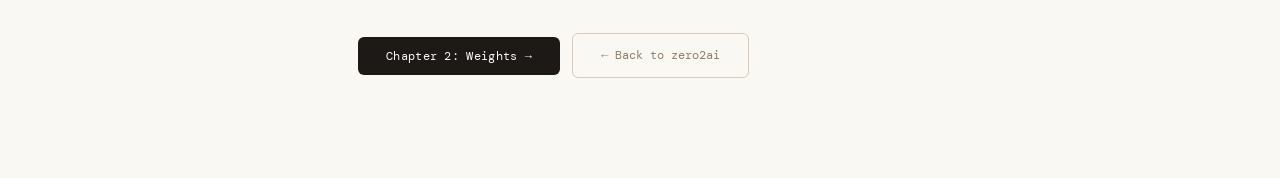
<file: neurons-and-finetuning.html>
<!DOCTYPE html>
<html lang="en">
<head>
<meta charset="UTF-8">
<meta name="viewport" content="width=device-width, initial-scale=1.0">
<title>Neurons, Weights & Fine-Tuning — zero2ai Deep Dive</title>
<meta name="description" content="An interactive deep dive into neurons, weights, activation functions, ReLU, and LoRA fine-tuning — part of the zero2ai learning series.">
<link href="https://fonts.googleapis.com/css2?family=Playfair+Display:ital,wght@0,400;0,700;0,900;1,400&family=Lora:ital,wght@0,400;0,500;1,400&family=DM+Mono:wght@400;500&display=swap" rel="stylesheet">
<style>

/* ═══════════════════════════════════════
   DESIGN TOKENS — matches zero2ai palette
═══════════════════════════════════════ */
:root {
  --cream:   #faf8f3;
  --warm:    #f4f0e6;
  --paper:   #ece6d8;
  --border:  #d5cec0;
  --ink:     #1c1917;
  --ink2:    #3c3830;
  --muted:   #8c8070;
  --red:     #c0392b;
  --amber:   #c87d1a;
  --green:   #2d6a4f;
  --navy:    #2c4a7c;
  --shadow:  rgba(28,25,23,0.07);
}

/* ═══════════════════════════════════════
   RESET & BASE
═══════════════════════════════════════ */
*, *::before, *::after { box-sizing: border-box; margin: 0; padding: 0; }
html { scroll-behavior: smooth; }
body {
  background: var(--cream);
  color: var(--ink);
  font-family: 'Lora', Georgia, serif;
  font-size: 17px;
  line-height: 1.75;
}

/* ═══════════════════════════════════════
   SCROLL PROGRESS
═══════════════════════════════════════ */
#progress-bar {
  position: fixed; top: 0; left: 0; height: 2px;
  background: linear-gradient(90deg, var(--red), var(--amber));
  z-index: 300; width: 0; transition: width 0.08s linear;
  pointer-events: none;
}

/* ═══════════════════════════════════════
   BACK LINK — breadcrumb feel
═══════════════════════════════════════ */
.back-bar {
  background: var(--warm);
  border-bottom: 1px solid var(--border);
  padding: 10px 24px;
  display: flex;
  align-items: center;
  gap: 12px;
}
.back-link {
  font-family: 'DM Mono', monospace;
  font-size: 11px;
  color: var(--muted);
  text-decoration: none;
  letter-spacing: 0.5px;
  transition: color 0.2s;
}
.back-link:hover { color: var(--red); }
.back-sep { color: var(--border); font-size: 13px; }
.back-current {
  font-family: 'DM Mono', monospace;
  font-size: 11px;
  color: var(--ink2);
  letter-spacing: 0.5px;
}

/* ═══════════════════════════════════════
   CHAPTER SIDEBAR NAV
═══════════════════════════════════════ */
.layout {
  display: grid;
  grid-template-columns: 200px 1fr;
  max-width: 1060px;
  margin: 0 auto;
  min-height: calc(100vh - 41px);
}

.sidebar {
  border-right: 1px solid var(--border);
  padding: 32px 0;
  position: sticky;
  top: 41px;
  height: calc(100vh - 41px);
  overflow-y: auto;
  scrollbar-width: thin;
  scrollbar-color: var(--border) transparent;
  background: var(--warm);
}
.sidebar-label {
  font-family: 'DM Mono', monospace;
  font-size: 9px;
  letter-spacing: 2.5px;
  text-transform: uppercase;
  color: var(--muted);
  padding: 0 20px;
  margin-bottom: 12px;
}
.nav-item {
  display: flex;
  align-items: baseline;
  gap: 8px;
  padding: 8px 20px;
  cursor: pointer;
  transition: all 0.15s;
  border-left: 2px solid transparent;
  font-size: 13px;
  color: var(--muted);
  font-family: 'Lora', serif;
  text-decoration: none;
  line-height: 1.3;
}
.nav-item:hover { color: var(--ink2); border-left-color: var(--border); }
.nav-item.active {
  color: var(--red);
  border-left-color: var(--red);
  background: rgba(192,57,43,0.04);
  font-style: italic;
}
.nav-num {
  font-family: 'DM Mono', monospace;
  font-size: 9px;
  color: var(--border);
  flex-shrink: 0;
  margin-top: 1px;
}
.nav-item.active .nav-num { color: var(--red); opacity: 0.6; }

/* ═══════════════════════════════════════
   MAIN CONTENT
═══════════════════════════════════════ */
main {
  padding: 0;
  overflow: hidden;
}

/* ═══════════════════════════════════════
   SECTIONS
═══════════════════════════════════════ */
.chapter {
  display: none;
  padding: 56px 48px 100px;
  max-width: 720px;
  animation: reveal 0.35s ease;
}
.chapter.active { display: block; }

@keyframes reveal {
  from { opacity: 0; transform: translateY(10px); }
  to   { opacity: 1; transform: translateY(0); }
}

/* ═══════════════════════════════════════
   TYPOGRAPHY
═══════════════════════════════════════ */
.eyebrow {
  font-family: 'DM Mono', monospace;
  font-size: 10px;
  letter-spacing: 3px;
  text-transform: uppercase;
  color: var(--red);
  margin-bottom: 10px;
  display: block;
}

h1 {
  font-family: 'Playfair Display', serif;
  font-size: clamp(32px, 4.5vw, 52px);
  font-weight: 900;
  line-height: 1.06;
  margin-bottom: 18px;
}

h2 {
  font-family: 'Playfair Display', serif;
  font-size: clamp(20px, 2.5vw, 26px);
  font-weight: 700;
  margin: 44px 0 12px;
  color: var(--ink);
  display: flex;
  align-items: center;
  gap: 10px;
}
h2::before {
  content: '';
  display: inline-block;
  width: 24px;
  height: 2px;
  background: var(--red);
  flex-shrink: 0;
  margin-bottom: 2px;
}

h3 {
  font-family: 'DM Mono', monospace;
  font-size: 11px;
  letter-spacing: 2px;
  text-transform: uppercase;
  color: var(--amber);
  margin: 26px 0 8px;
}

p { color: var(--ink2); margin-bottom: 14px; }
strong { color: var(--ink); }
em { color: var(--amber); font-style: italic; }

.lead {
  font-size: 18px;
  line-height: 1.7;
  color: var(--ink2);
  border-left: 3px solid var(--red);
  padding-left: 18px;
  margin: 18px 0 28px;
}

/* ═══════════════════════════════════════
   CARDS
═══════════════════════════════════════ */
.card {
  background: white;
  border: 1px solid var(--border);
  border-radius: 10px;
  padding: 20px 22px;
  margin: 14px 0;
  box-shadow: 0 1px 8px var(--shadow);
}
.card-warm  { background: var(--warm); }
.card-ink   { background: var(--ink); color: #d0c8b8; border-color: var(--ink); }
.card-red   { border-left: 3px solid var(--red); }
.card-green { border-left: 3px solid var(--green); }
.card-amber { border-left: 3px solid var(--amber); }
.card-navy  { border-left: 3px solid var(--navy); }

/* ═══════════════════════════════════════
   CALLOUT
═══════════════════════════════════════ */
.callout {
  display: flex;
  gap: 14px;
  background: var(--warm);
  border: 1px solid var(--border);
  border-left: 3px solid var(--amber);
  border-radius: 8px;
  padding: 16px 18px;
  margin: 18px 0;
}
.callout-icon { font-size: 20px; flex-shrink: 0; margin-top: 2px; }
.callout p { margin: 0; font-size: 14px; line-height: 1.65; }

/* ═══════════════════════════════════════
   ANALOGY GRID
═══════════════════════════════════════ */
.analogy-row {
  display: grid;
  grid-template-columns: repeat(auto-fit, minmax(160px, 1fr));
  gap: 12px;
  margin: 18px 0;
}
.analogy-card {
  background: white;
  border: 1px solid var(--border);
  border-radius: 10px;
  padding: 18px 16px;
  text-align: center;
  box-shadow: 0 1px 6px var(--shadow);
  transition: transform 0.2s, box-shadow 0.2s;
}
.analogy-card:hover { transform: translateY(-3px); box-shadow: 0 5px 18px var(--shadow); }
.analogy-card .icon { font-size: 28px; margin-bottom: 8px; }
.analogy-card h4 {
  font-family: 'DM Mono', monospace;
  font-size: 9px;
  letter-spacing: 1.5px;
  text-transform: uppercase;
  color: var(--red);
  margin-bottom: 6px;
}
.analogy-card p { font-size: 12px; color: var(--muted); margin: 0; line-height: 1.5; }

/* ═══════════════════════════════════════
   INTERACTIVE DEMO PANE
═══════════════════════════════════════ */
.demo {
  background: #1c1917;
  border-radius: 14px;
  padding: 24px;
  margin: 20px 0;
  position: relative;
  overflow: hidden;
}
.demo::before {
  content: '';
  position: absolute; inset: 0;
  background:
    radial-gradient(ellipse at 15% 60%, rgba(192,57,43,0.07) 0%, transparent 55%),
    radial-gradient(ellipse at 85% 30%, rgba(44,74,124,0.07) 0%, transparent 55%);
  pointer-events: none;
}
.demo-tag {
  font-family: 'DM Mono', monospace;
  font-size: 9px;
  letter-spacing: 2px;
  text-transform: uppercase;
  color: #4a4540;
  margin-bottom: 18px;
}

/* ═══════════════════════════════════════
   NEURON NODES
═══════════════════════════════════════ */
.neuron {
  display: inline-flex;
  flex-direction: column;
  align-items: center;
  justify-content: center;
  border-radius: 50%;
  font-family: 'DM Mono', monospace;
  cursor: pointer;
  transition: all 0.28s;
  border: 2px solid;
  line-height: 1.25;
  position: relative;
  flex-shrink: 0;
}
.n-in  { width:52px;height:52px;font-size:10px;background:rgba(45,106,79,0.15);border-color:#2d6a4f;color:#4caf7a; }
.n-hid { width:56px;height:56px;font-size:10px;background:rgba(44,74,124,0.15);border-color:#2c4a7c;color:#7aaad8; }
.n-out { width:62px;height:62px;font-size:11px;background:rgba(192,57,43,0.15);border-color:#c0392b;color:#e06a5a; }
.n-sig { width:68px;height:68px;font-size:18px;background:rgba(91,61,143,0.12);border-color:#7050b0;color:#a888e8; }
.neuron:hover { transform: scale(1.12); box-shadow: 0 0 18px currentColor; }

.w-tag {
  position: absolute; top: -9px; right: -9px;
  background: var(--amber); color: white;
  font-family: 'DM Mono', monospace;
  font-size: 8px; padding: 2px 5px;
  border-radius: 5px; font-weight: 500;
  white-space: nowrap; z-index: 2;
  box-shadow: 0 1px 4px rgba(0,0,0,0.3);
}

/* ═══════════════════════════════════════
   INFO BOX (inside demo)
═══════════════════════════════════════ */
.demo-info {
  margin-top: 18px;
  background: rgba(255,255,255,0.04);
  border: 1px solid rgba(255,255,255,0.07);
  border-radius: 8px;
  padding: 14px 16px;
  font-size: 13px;
  color: #8a8070;
  min-height: 52px;
  transition: all 0.25s;
  line-height: 1.6;
}

/* ═══════════════════════════════════════
   STEP LIST
═══════════════════════════════════════ */
.steps { margin: 20px 0; }
.step {
  display: flex;
  gap: 14px;
  padding: 14px 0 14px 22px;
  border-left: 2px solid var(--border);
  position: relative;
  cursor: pointer;
  transition: border-color 0.2s;
}
.step::before {
  content: attr(data-n);
  position: absolute; left: -12px; top: 14px;
  width: 22px; height: 22px; border-radius: 50%;
  background: var(--cream); border: 2px solid var(--border);
  display: flex; align-items: center; justify-content: center;
  font-family: 'DM Mono', monospace; font-size: 9px;
  color: var(--muted); transition: all 0.2s;
}
.step.done { border-left-color: var(--green); }
.step.done::before { background: var(--green); border-color: var(--green); color: white; content: '✓'; }
.step.on { border-left-color: var(--red); }
.step.on::before { background: var(--red); border-color: var(--red); color: white; }
.step-hd {
  font-family: 'DM Mono', monospace;
  font-size: 10px; letter-spacing: 1px;
  text-transform: uppercase;
  color: var(--red); margin-bottom: 3px;
}
.step-body { font-size: 13px; color: var(--ink2); line-height: 1.55; }
.step-aside {
  margin-left: auto; flex-shrink: 0;
  font-family: 'DM Mono', monospace; font-size: 11px;
  color: var(--amber); background: rgba(200,125,26,0.08);
  padding: 2px 8px; border-radius: 5px; height: fit-content; margin-top: 2px;
}

/* ═══════════════════════════════════════
   SLIDERS
═══════════════════════════════════════ */
.sl-row {
  display: grid;
  grid-template-columns: 90px 1fr 52px 80px;
  gap: 10px; align-items: center; margin: 9px 0;
}
.sl-label { font-family: 'DM Mono', monospace; font-size: 11px; color: #4caf7a; }
.sl-val   { font-family: 'DM Mono', monospace; font-size: 12px; color: var(--amber); }
.sl-res   { font-family: 'DM Mono', monospace; font-size: 11px; color: #7aaad8; text-align: right; }
input[type=range] {
  -webkit-appearance: none; width: 100%; height: 3px;
  background: #333; border-radius: 2px; outline: none;
}
input[type=range]::-webkit-slider-thumb {
  -webkit-appearance: none; width: 14px; height: 14px;
  border-radius: 50%; background: var(--amber); cursor: pointer;
}

.result-bar {
  background: rgba(255,255,255,0.05);
  border: 1px solid rgba(255,255,255,0.08);
  border-radius: 8px; padding: 12px 16px;
  font-family: 'DM Mono', monospace;
  margin-top: 14px;
}
.r-line { font-size: 12px; color: #a09888; margin: 2px 0; }
.r-main { font-size: 15px; font-weight: 600; margin-top: 10px; padding-top: 10px; border-top: 1px solid rgba(255,255,255,0.07); }

/* ═══════════════════════════════════════
   CANVAS
═══════════════════════════════════════ */
canvas {
  display: block; width: 100%;
  border-radius: 10px; background: #1c1917;
  border: 1px solid #2e2920;
}
.canvas-wrap { position: relative; margin: 16px 0; }
.canvas-label {
  position: absolute; top: 10px; left: 14px;
  font-family: 'DM Mono', monospace; font-size: 9px;
  letter-spacing: 1.5px; text-transform: uppercase;
  color: #4a4540; pointer-events: none;
}

/* ═══════════════════════════════════════
   ACTIVATION TABS
═══════════════════════════════════════ */
.fn-tabs { display: flex; gap: 6px; flex-wrap: wrap; margin: 14px 0; }
.fn-tab {
  padding: 5px 13px; cursor: pointer;
  font-family: 'DM Mono', monospace; font-size: 11px;
  color: var(--muted); border: 1px solid var(--border);
  border-radius: 20px; background: white;
  transition: all 0.18s;
}
.fn-tab:hover, .fn-tab.on {
  color: var(--red); border-color: var(--red);
  background: rgba(192,57,43,0.05);
}

/* ═══════════════════════════════════════
   POS / NEG SPLIT
═══════════════════════════════════════ */
.split { display: grid; grid-template-columns: 1fr 1fr; gap: 12px; margin: 14px 0; }
.pos-box {
  background: rgba(45,106,79,0.06);
  border: 1px solid rgba(45,106,79,0.25);
  border-radius: 8px; padding: 14px;
}
.neg-box {
  background: rgba(192,57,43,0.06);
  border: 1px solid rgba(192,57,43,0.25);
  border-radius: 8px; padding: 14px;
}
.pos-box h4 { color: var(--green); font-family:'DM Mono',monospace; font-size:9px; letter-spacing:1.5px; text-transform:uppercase; margin-bottom:8px; }
.neg-box h4 { color: var(--red);   font-family:'DM Mono',monospace; font-size:9px; letter-spacing:1.5px; text-transform:uppercase; margin-bottom:8px; }
.pos-box p, .neg-box p { font-size: 13px; margin: 0; }

/* ═══════════════════════════════════════
   HEATMAP
═══════════════════════════════════════ */
.heatmap { display: flex; flex-direction: column; gap: 3px; margin: 14px 0; }
.hm-row { display: flex; gap: 3px; }
.hm-cell {
  width: 36px; height: 36px; border-radius: 5px;
  display: flex; align-items: center; justify-content: center;
  font-family: 'DM Mono', monospace; font-size: 9px;
  cursor: pointer; transition: transform 0.2s;
  position: relative; border: 1px solid transparent;
}
.hm-cell:hover { transform: scale(1.18); z-index: 3; }
.hm-tip {
  display: none; position: absolute; bottom: 110%; left: 50%;
  transform: translateX(-50%);
  background: var(--ink); color: var(--cream);
  padding: 4px 8px; border-radius: 5px;
  font-size: 9px; white-space: nowrap; z-index: 10;
}
.hm-cell:hover .hm-tip { display: block; }

/* ═══════════════════════════════════════
   RELU DEMO BOXES
═══════════════════════════════════════ */
.relu-io { display: flex; align-items: center; justify-content: center; gap: 18px; margin: 18px 0; flex-wrap: wrap; }
.relu-box {
  width: 82px; height: 82px; border-radius: 10px;
  display: flex; align-items: center; justify-content: center;
  font-family: 'DM Mono', monospace; font-size: 20px; font-weight: 600;
  border: 2px solid; transition: all 0.3s;
}

/* ═══════════════════════════════════════
   PARAM BARS
═══════════════════════════════════════ */
.param-bar { display: flex; align-items: center; gap: 10px; margin: 7px 0; }
.p-label { font-family: 'DM Mono', monospace; font-size: 11px; color: var(--muted); min-width: 120px; }
.bar-track { flex: 1; height: 16px; background: var(--paper); border-radius: 8px; overflow: hidden; border: 1px solid var(--border); }
.bar-fill { height: 100%; border-radius: 8px; display: flex; align-items: center; padding-left: 7px; font-family: 'DM Mono', monospace; font-size: 9px; color: white; font-weight: 600; min-width: 4px; transition: width 0.7s cubic-bezier(.4,0,.2,1); }

/* ═══════════════════════════════════════
   FLOW BOXES (LoRA)
═══════════════════════════════════════ */
.flow-row { display: flex; align-items: center; gap: 8px; flex-wrap: wrap; justify-content: center; margin: 10px 0; }
.fbox {
  padding: 9px 14px; border-radius: 9px;
  font-family: 'DM Mono', monospace; font-size: 11px;
  text-align: center; min-width: 80px;
  transition: all 0.25s; cursor: pointer; line-height: 1.45;
}
.f-frozen { background: rgba(44,74,124,0.18); border: 2px solid #2c4a7c; color: #7aaad8; }
.f-train  { background: rgba(200,125,26,0.18); border: 2px solid #c87d1a; color: #c87d1a; }
.f-io     { background: rgba(45,106,79,0.12); border: 1px solid #2d6a4f; color: #4caf7a; }
.f-sum    { background: rgba(192,57,43,0.12); border: 1px solid #c0392b; color: #e06a5a; }
.f-arr    { color: #4a4540; font-size: 18px; }

/* ═══════════════════════════════════════
   MATRIX VIZ
═══════════════════════════════════════ */
.mat-wrap { display: flex; align-items: center; gap: 14px; flex-wrap: wrap; justify-content: center; margin: 18px 0; }
.mat { display: inline-block; border-left: 3px solid; border-right: 3px solid; padding: 6px 10px; }
.mat-grid { display: grid; gap: 3px; }
.mc { width: 28px; height: 28px; border-radius: 4px; display: flex; align-items: center; justify-content: center; font-family: 'DM Mono', monospace; font-size: 9px; }
.mc-frozen { background: rgba(44,74,124,0.2); color: #7aaad8; }
.mc-train  { background: rgba(200,125,26,0.2); color: #c87d1a; }

/* ═══════════════════════════════════════
   COMPARE TABLE
═══════════════════════════════════════ */
.cmp-table { width: 100%; border-collapse: collapse; margin: 16px 0; font-size: 13px; }
.cmp-table th { background: var(--ink); color: #c8c0b0; padding: 9px 12px; text-align: left; font-family: 'DM Mono', monospace; font-size: 9px; text-transform: uppercase; letter-spacing: 1px; }
.cmp-table td { padding: 9px 12px; border-bottom: 1px solid var(--border); color: var(--ink2); }
.cmp-table tr:hover td { background: var(--warm); }
.yes { color: var(--green); font-weight: 700; }
.no  { color: var(--red); }

/* ═══════════════════════════════════════
   CODE BLOCK
═══════════════════════════════════════ */
pre {
  background: #161412; border: 1px solid #2e2920;
  border-radius: 9px; padding: 16px;
  font-family: 'DM Mono', monospace; font-size: 12px;
  line-height: 1.85; overflow-x: auto;
  color: #c8c0a8; margin: 14px 0;
}
.kw  { color: #7aaad8; }
.nm  { color: #c87d1a; }
.cm  { color: #4a4540; font-style: italic; }
.st  { color: #4caf7a; }

/* ═══════════════════════════════════════
   VARIANT TABS
═══════════════════════════════════════ */
#var-tabs { display: flex; gap: 6px; flex-wrap: wrap; margin: 16px 0; }

/* ═══════════════════════════════════════
   NEXT CHAPTER CTA
═══════════════════════════════════════ */
.cta-row { display: flex; gap: 12px; align-items: center; margin-top: 44px; flex-wrap: wrap; }
.btn-next {
  display: inline-block;
  padding: 11px 28px;
  background: var(--ink); color: var(--cream);
  border-radius: 6px; border: none;
  font-family: 'DM Mono', monospace; font-size: 12px;
  cursor: pointer; transition: all 0.2s;
  text-decoration: none; letter-spacing: 0.3px;
}
.btn-next:hover { background: var(--red); }
.btn-ghost {
  display: inline-block;
  padding: 11px 28px;
  background: transparent; color: var(--muted);
  border-radius: 6px; border: 1px solid var(--border);
  font-family: 'DM Mono', monospace; font-size: 12px;
  cursor: pointer; transition: all 0.2s;
  text-decoration: none;
}
.btn-ghost:hover { color: var(--ink); border-color: var(--ink); }

/* ═══════════════════════════════════════
   RESPONSIVE
═══════════════════════════════════════ */
@media (max-width: 700px) {
  .layout { grid-template-columns: 1fr; }
  .sidebar { display: none; }
  .chapter { padding: 36px 20px 80px; }
  .split { grid-template-columns: 1fr; }
  .sl-row { grid-template-columns: 70px 1fr 44px; }
  .sl-res { display: none; }
}

</style>
</head>
<body>

<div id="progress-bar"></div>

<!-- ── BREADCRUMB ── -->
<div class="back-bar">
  <a href="index.html" class="back-link">← zero2ai</a>
  <span class="back-sep">/</span>
  <span class="back-current">Neurons, Weights &amp; Fine-Tuning — Deep Dive</span>
</div>

<!-- ── LAYOUT ── -->
<div class="layout">

  <!-- SIDEBAR -->
  <aside class="sidebar">
    <div class="sidebar-label">Deep Dive</div>

    <a class="nav-item active" onclick="go('neuron')">
      <span class="nav-num">01</span>The Neuron
    </a>
    <a class="nav-item" onclick="go('weights')">
      <span class="nav-num">02</span>Weights
    </a>
    <a class="nav-item" onclick="go('activation')">
      <span class="nav-num">03</span>Activation Functions
    </a>
    <a class="nav-item" onclick="go('relu')">
      <span class="nav-num">04</span>ReLU
    </a>
    <a class="nav-item" onclick="go('network')">
      <span class="nav-num">05</span>The Full Network
    </a>
    <a class="nav-item" onclick="go('inference')">
      <span class="nav-num">06</span>Inference
    </a>
    <a class="nav-item" onclick="go('finetuning')">
      <span class="nav-num">07</span>Fine-Tuning Problem
    </a>
    <a class="nav-item" onclick="go('lora')">
      <span class="nav-num">08</span>LoRA
    </a>
    <a class="nav-item" onclick="go('variants')">
      <span class="nav-num">09</span>LoRA Variants
    </a>
    <a class="nav-item" onclick="go('compare')">
      <span class="nav-num">10</span>Compare All
    </a>

    <div style="border-top:1px solid var(--border);margin:20px 16px 14px;"></div>
    <div class="sidebar-label">Back to zero2ai</div>
    <a class="nav-item" href="index.html" style="color:var(--red);">
      <span class="nav-num">↩</span>Main site
    </a>
  </aside>

  <!-- MAIN -->
  <main>

<!-- ══════════════════════════════════════
  01 · THE NEURON
══════════════════════════════════════ -->
<div class="chapter active" id="ch-neuron">
  <span class="eyebrow">Deep Dive · 01</span>
  <h1>The Neuron</h1>
  <p class="lead">A neuron is a tiny calculator. It takes in numbers, multiplies them by weights, adds them up, and passes the result through one simple function. Billions of these, wired together, produce intelligence.</p>

  <h2>Analogy first</h2>
  <div class="analogy-row">
    <div class="analogy-card">
      <div class="icon">🧑‍⚖️</div>
      <h4>The Judge</h4>
      <p>Weighs multiple inputs, assigns each an importance, delivers one verdict.</p>
    </div>
    <div class="analogy-card">
      <div class="icon">🎚️</div>
      <h4>Volume Dial</h4>
      <p>Each input connection has a dial — the weight. Turn it up, that input matters more.</p>
    </div>
    <div class="analogy-card">
      <div class="icon">🚦</div>
      <h4>Traffic Light</h4>
      <p>After summing, the neuron decides: pass this signal on, or stop it here?</p>
    </div>
  </div>

  <h2>Three parts — click each one</h2>

  <div class="demo">
    <div class="demo-tag">Interactive anatomy — click any part</div>
    <div style="display:flex;align-items:center;justify-content:center;gap:14px;flex-wrap:wrap;">

      <!-- Inputs -->
      <div style="display:flex;flex-direction:column;gap:9px;align-items:flex-end;">
        <div style="font-family:'DM Mono',monospace;font-size:9px;color:#4a4540;text-align:right;margin-bottom:4px;">INPUTS × WEIGHTS</div>
        <div style="position:relative;"><div class="neuron n-in" onclick="partInfo('inputs')"><span style="font-size:8px">x₁</span><strong>0.8</strong></div><div class="w-tag">w=0.6</div></div>
        <div style="position:relative;"><div class="neuron n-in" onclick="partInfo('inputs')"><span style="font-size:8px">x₂</span><strong>0.3</strong></div><div class="w-tag">w=−0.4</div></div>
        <div style="position:relative;"><div class="neuron n-in" onclick="partInfo('inputs')"><span style="font-size:8px">x₃</span><strong>0.5</strong></div><div class="w-tag">w=0.9</div></div>
      </div>

      <div style="color:#3a3530;font-size:20px;margin:0 4px;">→</div>

      <!-- Sum -->
      <div style="text-align:center;">
        <div style="font-family:'DM Mono',monospace;font-size:9px;color:#4a4540;margin-bottom:8px;">WEIGHTED SUM</div>
        <div class="neuron n-sig" onclick="partInfo('sum')">Σ</div>
      </div>

      <div style="color:#3a3530;font-size:20px;margin:0 4px;">→</div>

      <!-- Activation -->
      <div style="text-align:center;">
        <div style="font-family:'DM Mono',monospace;font-size:9px;color:#4a4540;margin-bottom:8px;">ACTIVATION</div>
        <div class="neuron n-hid" style="border-color:#c0392b;color:#e06a5a;background:rgba(192,57,43,0.12);width:62px;height:62px;" onclick="partInfo('act')">f( )</div>
      </div>

      <div style="color:#3a3530;font-size:20px;margin:0 4px;">→</div>

      <!-- Output -->
      <div style="text-align:center;">
        <div style="font-family:'DM Mono',monospace;font-size:9px;color:#4a4540;margin-bottom:8px;">OUTPUT</div>
        <div class="neuron n-out" onclick="partInfo('out')"><span style="font-size:8px">h</span><strong>0.81</strong></div>
        <div style="font-family:'DM Mono',monospace;font-size:9px;color:#4a4540;margin-top:6px;">→ next layer</div>
      </div>
    </div>
    <div id="part-box" class="demo-info">Click any part above to see what it does.</div>
  </div>

  <h2>Step by step</h2>
  <p>Click each step to walk through the calculation.</p>
  <div class="steps" id="neuron-steps">
    <div class="step" data-n="1" onclick="step(1,'neuron-steps')">
      <div><div class="step-hd">Receive inputs</div><div class="step-body">x₁=0.8, x₂=0.3, x₃=0.5. Could be pixel values, word vectors, or outputs from the previous layer. Always just numbers.</div></div>
      <div class="step-aside">x₁ x₂ x₃</div>
    </div>
    <div class="step" data-n="2" onclick="step(2,'neuron-steps')">
      <div><div class="step-hd">Multiply by weights</div><div class="step-body">0.8×0.6 = 0.48 &nbsp;·&nbsp; 0.3×(−0.4) = −0.12 &nbsp;·&nbsp; 0.5×0.9 = 0.45</div></div>
      <div class="step-aside">× w</div>
    </div>
    <div class="step" data-n="3" onclick="step(3,'neuron-steps')">
      <div><div class="step-hd">Sum everything (Σ)</div><div class="step-body">0.48 + (−0.12) + 0.45 = <strong>0.81</strong>. This is the dot product.</div></div>
      <div class="step-aside">= 0.81</div>
    </div>
    <div class="step" data-n="4" onclick="step(4,'neuron-steps')">
      <div><div class="step-hd">Apply activation</div><div class="step-body">ReLU(0.81) = max(0, 0.81) = <strong>0.81</strong>. If it were −0.3, ReLU would output 0 — neuron goes silent.</div></div>
      <div class="step-aside">→ 0.81</div>
    </div>
    <div class="step" data-n="5" onclick="step(5,'neuron-steps')">
      <div><div class="step-hd">Fire to the next layer</div><div class="step-body">0.81 becomes one input to every neuron in the next layer. The chain continues until the final answer emerges.</div></div>
      <div class="step-aside">→ layer 2</div>
    </div>
  </div>

  <div class="cta-row">
    <button class="btn-next" onclick="go('weights')">Chapter 2: Weights →</button>
    <a class="btn-ghost" href="index.html">← Back to zero2ai</a>
  </div>
</div>

<!-- ══════════════════════════════════════
  02 · WEIGHTS
══════════════════════════════════════ -->
<div class="chapter" id="ch-weights">
  <span class="eyebrow">Deep Dive · 02</span>
  <h1>Weights</h1>
  <p class="lead">A weight is a single number on a connection between two neurons. It controls how much that input matters. Everything a model has learned — every fact, pattern, preference — is encoded in billions of these numbers.</p>

  <div class="callout">
    <span class="callout-icon">🏙️</span>
    <p>If the network is a city, weights are <strong>road widths</strong>. A wide road lets lots of signal through. A zero-width road blocks it. A road running backwards (negative weight) reverses the signal.</p>
  </div>

  <h2>Three kinds of weight</h2>
  <div class="split" style="grid-template-columns:1fr 1fr 1fr;">
    <div class="pos-box">
      <h4>Positive (+0.9)</h4>
      <p>Amplifies. If this input grows, the neuron fires more strongly. <em>"love" → boosts positive sentiment.</em></p>
    </div>
    <div class="neg-box">
      <h4>Negative (−0.7)</h4>
      <p>Suppresses. If this input grows, the output shrinks. <em>"not" → dampens positivity.</em></p>
    </div>
    <div class="card" style="margin:0;padding:14px;">
      <h4 style="font-family:'DM Mono',monospace;font-size:9px;letter-spacing:1.5px;text-transform:uppercase;color:var(--muted);margin-bottom:6px;">Zero (0.0)</h4>
      <p style="font-size:13px;margin:0;">This connection is severed. Training disconnected it — irrelevant for this task.</p>
    </div>
  </div>

  <h2>Live weight explorer</h2>
  <p>Drag the weights. The sum and ReLU output update instantly.</p>

  <div class="demo">
    <div class="demo-tag">Weight → Output — drag any slider</div>
    <div id="w-demo-rows"></div>
    <div class="result-bar">
      <div class="r-line" id="w-sum-line">Sum = —</div>
      <div class="r-main" id="w-relu-line">After ReLU → —</div>
    </div>
    <div style="margin-top:10px;font-family:'DM Mono',monospace;font-size:10px;color:#4a4540;">
      Try: set w_love to −1 &nbsp;·&nbsp; set all to 0 &nbsp;·&nbsp; set all to +1
    </div>
  </div>

  <h2>Weights form a matrix</h2>
  <p>All weights between two layers live in a grid — one cell per connection. <strong>Click any cell</strong> to see what it connects.</p>
  <div id="heatmap"></div>
  <div id="hm-info" style="font-family:'DM Mono',monospace;font-size:12px;color:var(--amber);margin-top:6px;min-height:20px;"></div>

  <h2>The scale problem</h2>
  <div class="card card-warm">
    <div class="param-bar"><span class="p-label">3×4 toy layer</span><div class="bar-track"><div class="bar-fill" style="width:0.01%;background:var(--green);min-width:20px;">12</div></div></div>
    <div class="param-bar"><span class="p-label">1024×1024</span><div class="bar-track"><div class="bar-fill" style="width:6%;background:var(--navy);">~1M</div></div></div>
    <div class="param-bar"><span class="p-label">4096×4096 (LLM)</span><div class="bar-track"><div class="bar-fill" style="width:30%;background:var(--amber);">~16M</div></div></div>
    <div class="param-bar"><span class="p-label">GPT-4 total</span><div class="bar-track"><div class="bar-fill" style="width:100%;background:linear-gradient(90deg,var(--red),var(--amber));">~1.8T</div></div></div>
  </div>

  <div class="cta-row">
    <button class="btn-next" onclick="go('activation')">Chapter 3: Activation →</button>
    <button class="btn-ghost" onclick="go('neuron')">← Previous</button>
  </div>
</div>

<!-- ══════════════════════════════════════
  03 · ACTIVATION
══════════════════════════════════════ -->
<div class="chapter" id="ch-activation">
  <span class="eyebrow">Deep Dive · 03</span>
  <h1>Activation Functions</h1>
  <p class="lead">One of the least-understood steps in a neural network — and the most important. Without activation functions, a 100-layer network is mathematically identical to a single layer.</p>

  <h2>The collapse problem</h2>
  <div class="card card-red">
    <p style="font-family:'DM Mono',monospace;font-size:13px;line-height:2;margin:0;">
      Layer 2 output = W₂ × (W₁ × input)<br>
      &nbsp;&nbsp;&nbsp;&nbsp;&nbsp;&nbsp;&nbsp;&nbsp;&nbsp;&nbsp;&nbsp;&nbsp;&nbsp;= <span style="color:var(--red);">(W₂ × W₁)</span> × input<br>
      &nbsp;&nbsp;&nbsp;&nbsp;&nbsp;&nbsp;&nbsp;&nbsp;&nbsp;&nbsp;&nbsp;&nbsp;&nbsp;= W_combined × input
    </p>
  </div>
  <div class="callout">
    <span class="callout-icon">🚨</span>
    <p>Without activation: no matter how many layers you add, the whole network is just one big multiplication. It can only draw straight lines through data — it cannot learn curves, patterns, or any real-world relationship. <strong>Useless for anything meaningful.</strong></p>
  </div>

  <div class="split">
    <div class="analogy-card">
      <div class="icon">📏</div>
      <h4>Without Activation</h4>
      <p>Can only separate data with a straight line — like trying to separate cats from dogs using only a ruler.</p>
    </div>
    <div class="analogy-card">
      <div class="icon">🌊</div>
      <h4>With Activation</h4>
      <p>Can learn any curve, spiral, or shape — discovering patterns no straight line could capture.</p>
    </div>
  </div>

  <h2>Visualise different functions</h2>
  <div class="fn-tabs" id="act-tabs">
    <div class="fn-tab on" onclick="drawAct('relu',this)">ReLU</div>
    <div class="fn-tab" onclick="drawAct('sigmoid',this)">Sigmoid</div>
    <div class="fn-tab" onclick="drawAct('tanh',this)">Tanh</div>
    <div class="fn-tab" onclick="drawAct('gelu',this)">GELU</div>
    <div class="fn-tab" onclick="drawAct('leaky',this)">Leaky ReLU</div>
  </div>
  <div class="canvas-wrap">
    <canvas id="act-canvas" height="280"></canvas>
    <div class="canvas-label" id="act-title">ReLU</div>
  </div>
  <div id="act-desc" class="card card-warm"></div>

  <h2>Same input, five functions</h2>
  <p>Drag the slider. Watch how each function responds differently to the same number.</p>
  <div class="card">
    <div class="sl-row" style="grid-template-columns:50px 1fr 48px;">
      <span style="font-family:'DM Mono',monospace;font-size:11px;color:var(--muted);">z =</span>
      <input type="range" min="-4" max="4" step="0.1" value="1.5" id="act-z" oninput="updateActOutputs()">
      <span id="act-z-val" style="font-family:'DM Mono',monospace;font-size:12px;color:var(--amber);">1.5</span>
    </div>
    <div id="act-out-grid" style="display:grid;grid-template-columns:repeat(auto-fit,minmax(110px,1fr));gap:8px;margin-top:14px;"></div>
  </div>

  <div class="cta-row">
    <button class="btn-next" onclick="go('relu')">Chapter 4: ReLU Deep Dive →</button>
    <button class="btn-ghost" onclick="go('weights')">← Previous</button>
  </div>
</div>

<!-- ══════════════════════════════════════
  04 · RELU
══════════════════════════════════════ -->
<div class="chapter" id="ch-relu">
  <span class="eyebrow">Deep Dive · 04</span>
  <h1>ReLU</h1>
  <p class="lead">Rectified Linear Unit. Three characters. The most influential activation function in the history of deep learning — and genuinely the simplest idea.</p>

  <h2>The complete formula</h2>
  <div class="card card-ink" style="text-align:center;padding:36px;">
    <div style="font-family:'Playfair Display',serif;font-size:clamp(30px,5vw,52px);color:#f0e8d8;font-weight:900;">
      ReLU(x) = max(0, x)
    </div>
    <p style="color:#6a6050;margin-top:14px;margin-bottom:0;font-size:15px;">Positive → keep it. &nbsp; Negative → zero.</p>
  </div>

  <div class="split">
    <div class="pos-box">
      <h4>Positive input</h4>
      <p style="font-family:'DM Mono',monospace;">ReLU(0.81) = <strong>0.81</strong><br>ReLU(3.2)  = <strong>3.2</strong><br>ReLU(0.001)= <strong>0.001</strong></p>
      <p style="margin-top:10px;font-size:12px;">Passes through unchanged.</p>
    </div>
    <div class="neg-box">
      <h4>Negative input</h4>
      <p style="font-family:'DM Mono',monospace;">ReLU(−0.5) = <strong>0</strong><br>ReLU(−9.3) = <strong>0</strong><br>ReLU(−0.001)=<strong>0</strong></p>
      <p style="margin-top:10px;font-size:12px;">Killed. The neuron goes silent.</p>
    </div>
  </div>

  <h2>Try it live</h2>
  <div class="card card-warm">
    <div class="sl-row" style="grid-template-columns:50px 1fr 48px;">
      <span style="font-family:'DM Mono',monospace;font-size:11px;color:var(--muted);">x =</span>
      <input type="range" min="-3" max="3" step="0.1" value="1.0" id="relu-x" oninput="updateRelu()">
      <span id="relu-xv" style="font-family:'DM Mono',monospace;font-size:13px;color:var(--amber);">1.0</span>
    </div>
    <div class="relu-io">
      <div style="text-align:center;">
        <div style="font-family:'DM Mono',monospace;font-size:9px;color:var(--muted);margin-bottom:7px;">INPUT x</div>
        <div id="relu-in" class="relu-box"></div>
      </div>
      <div style="font-size:13px;color:var(--muted);font-family:'DM Mono',monospace;">max(0, x)</div>
      <div style="text-align:center;">
        <div style="font-family:'DM Mono',monospace;font-size:9px;color:var(--muted);margin-bottom:7px;">OUTPUT</div>
        <div id="relu-out" class="relu-box"></div>
      </div>
    </div>
    <div id="relu-msg" style="text-align:center;font-family:'DM Mono',monospace;font-size:13px;padding:8px;border-radius:6px;transition:all 0.3s;"></div>
  </div>

  <div class="canvas-wrap">
    <canvas id="relu-canvas" height="260"></canvas>
    <div class="canvas-label">ReLU(x) = max(0, x)</div>
  </div>

  <h2>Why ReLU won</h2>
  <div class="card card-green" style="margin-bottom:10px;">
    <h3 style="margin-top:0;color:var(--green);">⚡ Speed</h3>
    <p style="margin:0;">max(0, x) is a single CPU instruction. Sigmoid requires computing eˣ. With billions of neurons and millions of training steps, that difference is enormous.</p>
  </div>
  <div class="card card-amber" style="margin-bottom:10px;">
    <h3 style="margin-top:0;color:var(--amber);">🔀 Sparsity</h3>
    <p style="margin:0;">About half the neurons output zero at any moment. This <em>sparse activation</em> is efficient — neurons specialise rather than all doing the same thing.</p>
  </div>
  <div class="card card-navy" style="margin-bottom:10px;">
    <h3 style="margin-top:0;color:var(--navy);">📈 Gradient flow</h3>
    <p style="margin:0;">For positive values, the gradient is exactly 1 — it doesn't shrink. Sigmoid's gradient collapsed to near-zero deep in networks, making training fail. ReLU solved this and made deep learning possible.</p>
  </div>
  <div class="callout">
    <span class="callout-icon">💀</span>
    <p><strong>The Dying ReLU problem:</strong> A neuron always receiving negative input outputs 0 forever — its weights never get a gradient. It "dies." Leaky ReLU fixes this: negatives become 0.01x instead of 0, keeping a tiny gradient trickle alive.</p>
  </div>

  <div class="cta-row">
    <button class="btn-next" onclick="go('network')">Chapter 5: The Full Network →</button>
    <button class="btn-ghost" onclick="go('activation')">← Previous</button>
  </div>
</div>

<!-- ══════════════════════════════════════
  05 · THE NETWORK
══════════════════════════════════════ -->
<div class="chapter" id="ch-network">
  <span class="eyebrow">Deep Dive · 05</span>
  <h1>The Full Network</h1>
  <p class="lead">A neural network is layers of neurons. Each layer's outputs feed into the next layer's inputs. Information flows forward. Error signals flow backward. Learning happens through repetition.</p>

  <h2>Credit risk — a real example</h2>
  <p>Let's trace "loan overdue — 90 days" through a 3-layer network. Click any neuron.</p>

  <div class="demo" id="net-demo">
    <div class="demo-tag">3-layer network — click any neuron</div>
    <div style="display:flex;align-items:center;justify-content:center;gap:14px;flex-wrap:wrap;">
      <div>
        <div style="font-family:'DM Mono',monospace;font-size:8px;color:#4a4540;text-align:center;margin-bottom:8px;">INPUT</div>
        <div style="display:flex;flex-direction:column;gap:7px;">
          <div class="neuron n-in" onclick="netInfo('loan')" style="font-size:8px;width:50px;height:50px;">loan<br><strong>1.0</strong></div>
          <div class="neuron n-in" onclick="netInfo('overdue')" style="font-size:8px;width:50px;height:50px;">overdue<br><strong>0.9</strong></div>
          <div class="neuron n-in" onclick="netInfo('amount')" style="font-size:8px;width:50px;height:50px;">amount<br><strong>0.6</strong></div>
        </div>
      </div>
      <div style="color:#3a3530;font-size:16px;">→</div>
      <div>
        <div style="font-family:'DM Mono',monospace;font-size:8px;color:#4a4540;text-align:center;margin-bottom:8px;">HIDDEN 1 + ReLU</div>
        <div style="display:flex;flex-direction:column;gap:7px;">
          <div class="neuron n-hid" onclick="netInfo('risk')" style="font-size:8px;width:50px;height:50px;">risk<br><strong>0.87</strong></div>
          <div class="neuron n-hid" onclick="netInfo('sev')" style="font-size:8px;width:50px;height:50px;">sev.<br><strong>0.74</strong></div>
          <div class="neuron n-hid" onclick="netInfo('dead')" style="font-size:8px;width:50px;height:50px;opacity:0.35;">hist<br><strong>0.0</strong></div>
        </div>
        <div style="font-family:'DM Mono',monospace;font-size:8px;color:var(--red);text-align:center;margin-top:5px;">3rd neuron dead</div>
      </div>
      <div style="color:#3a3530;font-size:16px;">→</div>
      <div>
        <div style="font-family:'DM Mono',monospace;font-size:8px;color:#4a4540;text-align:center;margin-bottom:8px;">HIDDEN 2 + ReLU</div>
        <div style="display:flex;flex-direction:column;gap:7px;">
          <div class="neuron n-hid" onclick="netInfo('high')" style="font-size:8px;width:50px;height:50px;">high<br><strong>0.91</strong></div>
          <div class="neuron n-hid" onclick="netInfo('low')" style="font-size:8px;width:50px;height:50px;opacity:0.35;">low<br><strong>0.0</strong></div>
        </div>
      </div>
      <div style="color:#3a3530;font-size:16px;">→</div>
      <div>
        <div style="font-family:'DM Mono',monospace;font-size:8px;color:#4a4540;text-align:center;margin-bottom:8px;">OUTPUT</div>
        <div class="neuron n-out" onclick="netInfo('output')" style="width:64px;height:64px;font-size:9px;">HIGH<br>RISK<br><strong>91%</strong></div>
      </div>
    </div>
    <div id="net-info" class="demo-info">Click any neuron to see what it detects.</div>
  </div>

  <h2>What training does</h2>
<pre><span class="cm"># Before training: all weights random</span>
weights = [<span class="nm">0.1</span>, <span class="nm">-0.3</span>, <span class="nm">0.7</span>, ...]  <span class="cm"># 70 billion of these</span>

<span class="cm"># Model predicts LOW RISK for a 90-day overdue loan</span>
prediction = <span class="nm">0.12</span>  <span class="cm"># wrong. should be ~0.9</span>
error = <span class="nm">0.9</span> - <span class="nm">0.12</span>  <span class="cm"># = 0.78 too low</span>

<span class="cm"># Backpropagation: push error signal backwards</span>
<span class="kw">for</span> w <span class="kw">in</span> weights:
    w += learning_rate * gradient  <span class="cm"># tiny nudge</span>

<span class="cm"># Repeat billions of times → weights encode "risky"</span></pre>

  <div class="cta-row">
    <button class="btn-next" onclick="go('inference')">Chapter 6: Inference →</button>
    <button class="btn-ghost" onclick="go('relu')">← Previous</button>
  </div>
</div>

<!-- ══════════════════════════════════════
  06 · INFERENCE
══════════════════════════════════════ -->
<div class="chapter" id="ch-inference">
  <span class="eyebrow">Deep Dive · 06</span>
  <h1>Inference</h1>
  <p class="lead">Training is finished. Weights are frozen. You type a prompt — the model runs one forward pass per token, using those frozen weights to calculate what comes next.</p>

  <h2>A prompt, token by token</h2>
  <div class="demo">
    <div class="demo-tag">Click a token to trace it through the model</div>
    <div style="margin-bottom:14px;font-family:'DM Mono',monospace;font-size:12px;color:#666;">Prompt: <span style="color:#4caf7a;">"The BNPL repayment is overdue"</span></div>
    <div id="tok-row" style="display:flex;flex-wrap:wrap;gap:8px;margin-bottom:14px;"></div>
    <div id="tok-flow" style="display:none;">
      <div class="flow-row" id="tok-boxes"></div>
    </div>
  </div>

  <h2>Weights shape every output</h2>
  <p>Change these word-weights. The sentiment score updates instantly.</p>
  <div class="card">
    <div class="sl-row">
      <span class="sl-label">w_love</span>
      <input type="range" min="-1" max="1" step="0.05" value="0.8" id="iw1" oninput="updateInf()">
      <span id="iv1" class="sl-val">0.80</span>
      <span id="ic1" class="sl-res">+0.64</span>
    </div>
    <div class="sl-row">
      <span class="sl-label" style="color:var(--red);">w_hate</span>
      <input type="range" min="-1" max="1" step="0.05" value="-0.7" id="iw2" oninput="updateInf()">
      <span id="iv2" class="sl-val">−0.70</span>
      <span id="ic2" class="sl-res">−0.28</span>
    </div>
    <div class="sl-row">
      <span class="sl-label" style="color:#7aaad8;">w_good</span>
      <input type="range" min="-1" max="1" step="0.05" value="0.6" id="iw3" oninput="updateInf()">
      <span id="iv3" class="sl-val">0.60</span>
      <span id="ic3" class="sl-res">+0.36</span>
    </div>
    <div style="background:var(--warm);border:1px solid var(--border);border-radius:7px;padding:12px 14px;margin-top:12px;font-family:'DM Mono',monospace;font-size:13px;" id="inf-out">
      Sentiment: <span id="inf-score">+0.72</span> → <span id="inf-label">😊 Positive</span>
    </div>
    <p style="font-size:12px;color:var(--muted);margin:10px 0 0;">Set w_love to −1. The model "forgets" that love is positive.</p>
  </div>

  <h2>Next-token probabilities</h2>
  <p>After "The BNPL repayment is", the model scores every word in its 50,000-word vocabulary. Top 5:</p>
  <div class="card card-warm" id="tok-probs"></div>

  <div class="cta-row">
    <button class="btn-next" onclick="go('finetuning')">Chapter 7: The Fine-Tuning Problem →</button>
    <button class="btn-ghost" onclick="go('network')">← Previous</button>
  </div>
</div>

<!-- ══════════════════════════════════════
  07 · FINE-TUNING PROBLEM
══════════════════════════════════════ -->
<div class="chapter" id="ch-finetuning">
  <span class="eyebrow">Deep Dive · 07</span>
  <h1>The Fine-Tuning Problem</h1>
  <p class="lead">A model trained on the internet knows everything and specialises in nothing. To make it great at BNPL compliance, medical notes, or legal drafting, you need to fine-tune it. The problem is the cost.</p>

  <h2>Full fine-tuning — brute force</h2>
  <div class="card card-warm">
    <div class="param-bar"><span class="p-label">Llama 3 8B</span><div class="bar-track"><div class="bar-fill" style="width:8%;background:var(--navy);">8B</div></div></div>
    <div class="param-bar"><span class="p-label">Llama 3 70B</span><div class="bar-track"><div class="bar-fill" style="width:30%;background:var(--amber);">70B</div></div></div>
    <div class="param-bar"><span class="p-label">GPT-4 (~1.8T)</span><div class="bar-track"><div class="bar-fill" style="width:100%;background:linear-gradient(90deg,var(--red),var(--amber));">~1.8T</div></div></div>
  </div>
  <div class="callout">
    <span class="callout-icon">💸</span>
    <p>Llama 70B at 2 bytes/weight = 140GB just to store weights. Add gradient memory (another 140GB) and optimiser states (×2) = <strong>~600GB GPU RAM</strong>. An A100 80GB GPU costs ~$15,000. You'd need 8 of them. For one fine-tuning run.</p>
  </div>

  <h2>The insight that changed everything</h2>
  <div class="callout">
    <span class="callout-icon">🔬</span>
    <p>When you fine-tune a model, <strong>most weights barely move</strong>. The useful update ΔW lives in a tiny mathematical subspace — it is <em>low rank</em>. You don't need to update all 70 billion weights. You just need to approximate the update.</p>
  </div>

  <h2>What "low rank" means</h2>
  <p>A 4×4 matrix update needs 16 numbers. But if the update has a pattern — a structure — you can describe it with far fewer numbers using two small matrices multiplied together.</p>

  <div id="lowrank-viz" class="mat-wrap"></div>

  <div class="callout">
    <span class="callout-icon">💡</span>
    <p>16 numbers → approximated by 4+4 = <strong>8 numbers</strong>. That's rank 1. In real LoRA with d=4096, r=8: 16 million → 65,000. A <strong>250× reduction</strong> in parameters to train.</p>
  </div>

  <div class="cta-row">
    <button class="btn-next" onclick="go('lora')">Chapter 8: LoRA →</button>
    <button class="btn-ghost" onclick="go('inference')">← Previous</button>
  </div>
</div>

<!-- ══════════════════════════════════════
  08 · LORA
══════════════════════════════════════ -->
<div class="chapter" id="ch-lora">
  <span class="eyebrow">Deep Dive · 08</span>
  <h1>LoRA</h1>
  <p class="lead">Low-Rank Adaptation. Instead of updating the giant weight matrix W, you freeze it completely and learn two tiny matrices A and B. Their product approximates the update. W never changes.</p>

  <h2>The architecture — click any box</h2>
  <div class="demo">
    <div class="demo-tag">LoRA forward pass</div>
    <div style="text-align:center;margin-bottom:14px;">
      <div class="fbox f-io" style="display:inline-block;">x ∈ ℝᵈ<br><span style="font-size:9px;">input</span></div>
    </div>
    <div style="display:flex;justify-content:center;gap:40px;flex-wrap:wrap;margin-bottom:14px;">
      <div style="text-align:center;">
        <div style="color:#3a3530;font-size:16px;margin-bottom:7px;">↓</div>
        <div class="fbox f-frozen" onclick="loraInfo('W')">W ∈ ℝᵈˣᵈ<br><span style="font-size:9px;">Pretrained — FROZEN</span></div>
        <div style="font-family:'DM Mono',monospace;font-size:10px;color:#4a4540;margin-top:5px;">Wx</div>
      </div>
      <div style="text-align:center;">
        <div style="color:#3a3530;font-size:16px;margin-bottom:7px;">↓</div>
        <div class="fbox f-train" onclick="loraInfo('A')" style="margin-bottom:8px;">A ∈ ℝᵈˣʳ<br><span style="font-size:9px;">squeezes d→r</span></div>
        <div style="color:#666;font-size:14px;">↓</div>
        <div class="fbox f-train" onclick="loraInfo('B')" style="margin-top:8px;">B ∈ ℝʳˣᵈ<br><span style="font-size:9px;">expands r→d</span></div>
        <div style="font-family:'DM Mono',monospace;font-size:10px;color:#4a4540;margin-top:5px;">BAx</div>
      </div>
    </div>
    <div style="text-align:center;margin-bottom:8px;">
      <div class="fbox f-sum" onclick="loraInfo('add')" style="display:inline-block;">Wx + BAx<br><span style="font-size:9px;">both paths added</span></div>
    </div>
    <div style="text-align:center;">
      <div style="color:#3a3530;font-size:16px;margin:6px 0;"></div>
      <div class="fbox f-io" style="display:inline-block;">h ∈ ℝᵈ<br><span style="font-size:9px;">output</span></div>
    </div>
    <div id="lora-info-box" class="demo-info">Click W, A, B, or the sum box to understand each part.</div>
  </div>

  <h2>Rank — the key trade-off</h2>
  <div class="card">
    <div class="sl-row" style="grid-template-columns:50px 1fr 36px;">
      <span style="font-family:'DM Mono',monospace;font-size:11px;color:var(--muted);">r =</span>
      <input type="range" min="1" max="64" step="1" value="8" id="rank-r" oninput="updateRank()">
      <span id="rank-v" style="font-family:'DM Mono',monospace;font-size:13px;color:var(--amber);">8</span>
    </div>
    <div style="font-family:'DM Mono',monospace;font-size:12px;margin:12px 0;" id="rank-stats"></div>
    <div class="bar-track" style="height:18px;"><div class="bar-fill" id="rank-bar" style="background:var(--red);height:100%;"></div></div>
    <div style="font-size:11px;color:var(--muted);margin-top:5px;font-family:'DM Mono',monospace;">LoRA params as % of full W (d=4096)</div>
  </div>

  <h2>Why B starts at zero</h2>
  <div class="card card-red">
    <p style="font-family:'DM Mono',monospace;font-size:13px;line-height:2;margin:0;">
      A → random Gaussian &nbsp; B → all zeros<br>
      ∴ B×A = 0 at step 0<br><br>
      LoRA starts behaving exactly like the base model.<br>
      No personality shift — it diverges gradually as B learns.
    </p>
  </div>

  <div class="cta-row">
    <button class="btn-next" onclick="go('variants')">Chapter 9: LoRA Variants →</button>
    <button class="btn-ghost" onclick="go('finetuning')">← Previous</button>
  </div>
</div>

<!-- ══════════════════════════════════════
  09 · VARIANTS
══════════════════════════════════════ -->
<div class="chapter" id="ch-variants">
  <span class="eyebrow">Deep Dive · 09</span>
  <h1>LoRA Variants</h1>
  <p class="lead">Researchers kept asking the same question: can we push this further? Each variant squeezes more efficiency out of the low-rank idea, trading something different each time.</p>

  <div id="var-tabs" style="display:flex;gap:6px;flex-wrap:wrap;margin:16px 0;"></div>
  <div id="var-panel"></div>

  <div class="cta-row">
    <button class="btn-next" onclick="go('compare')">Chapter 10: Compare All →</button>
    <button class="btn-ghost" onclick="go('lora')">← Previous</button>
  </div>
</div>

<!-- ══════════════════════════════════════
  10 · COMPARE
══════════════════════════════════════ -->
<div class="chapter" id="ch-compare">
  <span class="eyebrow">Deep Dive · 10</span>
  <h1>Compare All Techniques</h1>

  <h2>Parameter efficiency</h2>
  <div class="card card-warm">
    <div class="param-bar"><span class="p-label">Full Fine-Tune</span><div class="bar-track"><div class="bar-fill" style="width:100%;background:var(--red);">100%</div></div></div>
    <div class="param-bar"><span class="p-label">Delta-LoRA</span><div class="bar-track"><div class="bar-fill" style="width:1.4%;background:var(--amber);min-width:28px;">1.4%</div></div></div>
    <div class="param-bar"><span class="p-label">LoRA (r=8)</span><div class="bar-track"><div class="bar-fill" style="width:0.8%;background:var(--navy);min-width:24px;">0.8%</div></div></div>
    <div class="param-bar"><span class="p-label">LoRA+ (r=8)</span><div class="bar-track"><div class="bar-fill" style="width:0.8%;background:#7050b0;min-width:24px;">0.8%</div></div></div>
    <div class="param-bar"><span class="p-label">LoRA-FA</span><div class="bar-track"><div class="bar-fill" style="width:0.4%;background:var(--green);min-width:20px;">0.4%</div></div></div>
    <div class="param-bar"><span class="p-label">VeRA</span><div class="bar-track"><div class="bar-fill" style="width:0.05%;background:#888;min-width:14px;"></div></div><span style="font-family:'DM Mono',monospace;font-size:10px;color:var(--muted);">0.05%</span></div>
  </div>

  <h2>Full comparison</h2>
  <table class="cmp-table">
    <thead>
      <tr><th>Technique</th><th>Trained</th><th>W updated?</th><th>Key idea</th><th>Best for</th></tr>
    </thead>
    <tbody>
      <tr><td><strong>LoRA</strong></td><td>A+B per layer</td><td><span class="no">✗</span></td><td>Low-rank side path</td><td>General purpose</td></tr>
      <tr><td><strong>LoRA-FA</strong></td><td>B only per layer</td><td><span class="no">✗</span></td><td>Freeze A, save memory</td><td>Memory constrained</td></tr>
      <tr><td><strong>VeRA</strong></td><td>2 vectors per layer</td><td><span class="no">✗</span></td><td>Share A,B globally</td><td>Extreme efficiency</td></tr>
      <tr><td><strong>Delta-LoRA</strong></td><td>A+B+W</td><td><span class="yes">✓</span></td><td>Feed delta into W</td><td>Complex tasks</td></tr>
      <tr><td><strong>LoRA+</strong></td><td>A+B per layer</td><td><span class="no">✗</span></td><td>B learns faster</td><td>Free upgrade</td></tr>
    </tbody>
  </table>

  <h2>One-line mental models</h2>
  <div style="display:grid;gap:8px;">
    <div class="card card-red" style="margin:0;font-size:14px;"><strong>LoRA</strong> — Small shortcut alongside the frozen highway</div>
    <div class="card card-navy" style="margin:0;font-size:14px;"><strong>LoRA-FA</strong> — Same shortcut, but half is nailed down from day one</div>
    <div class="card card-green" style="margin:0;font-size:14px;"><strong>VeRA</strong> — One shortcut shared by all layers; each just gets a volume knob</div>
    <div class="card card-amber" style="margin:0;font-size:14px;"><strong>Delta-LoRA</strong> — Shortcut gradually rewrites the highway itself</div>
    <div class="card" style="margin:0;font-size:14px;border-left:3px solid #7050b0;"><strong>LoRA+</strong> — Same shortcut, but the second matrix gets a turbo boost</div>
  </div>

  <div class="callout" style="margin-top:28px;">
    <span class="callout-icon">🏦</span>
    <p>For BNPL/compliance domain adaptation: <strong>LoRA+ on a 7–8B model</strong> is the practical starting point — cheap, reversible, swappable per use case.</p>
  </div>

  <div class="cta-row">
    <a class="btn-next" href="index.html">← Back to zero2ai</a>
    <button class="btn-ghost" onclick="go('variants')">← Previous</button>
  </div>
</div>

  </main>
</div><!-- /layout -->

<script>
/* ══════════════════════════════════════
   NAVIGATION
══════════════════════════════════════ */
const chapters = ['neuron','weights','activation','relu','network','inference','finetuning','lora','variants','compare'];

function go(id) {
  chapters.forEach(c => {
    document.getElementById('ch-'+c)?.classList.remove('active');
  });
  document.querySelectorAll('.nav-item').forEach(n => n.classList.remove('active'));
  document.getElementById('ch-'+id)?.classList.add('active');
  document.querySelectorAll('.nav-item').forEach(n => {
    if(n.textContent.trim().toLowerCase().includes(id.substring(0,4))) n.classList.add('active');
  });
  window.scrollTo({top:0, behavior:'smooth'});

  // lazy init
  if(id==='weights')   { initWeightDemo(); initHeatmap(); }
  if(id==='activation'){ setTimeout(()=>drawAct('relu',document.querySelector('.fn-tab.on')),40); updateActOutputs(); }
  if(id==='relu')      { setTimeout(()=>{ drawReluCanvas(); updateRelu(); },40); }
  if(id==='inference') { initTokenRow(); initTokenProbs(); updateInf(); }
  if(id==='finetuning'){ initLowRank(); }
  if(id==='lora')      { updateRank(); }
  if(id==='variants')  { initVarTabs(); }
}

// scroll progress
window.addEventListener('scroll', () => {
  const d = document.documentElement;
  document.getElementById('progress-bar').style.width =
    (window.scrollY / (d.scrollHeight - d.clientHeight) * 100) + '%';
});

window.addEventListener('resize', () => {
  const active = document.querySelector('.chapter.active')?.id;
  if(active === 'ch-activation') drawAct(currentActFn, null);
  if(active === 'ch-relu') drawReluCanvas();
});

/* ══════════════════════════════════════
   CH01 — NEURON
══════════════════════════════════════ */
const partData = {
  inputs: `<strong style="color:#c87d1a;">Inputs x₁, x₂, x₃</strong> — The signals arriving at the neuron. Here x₁=0.8, x₂=0.3, x₃=0.5. Could be pixel values, word embeddings, or outputs from the previous layer. Always just numbers.`,
  sum:    `<strong style="color:#c87d1a;">Σ — Weighted Sum</strong> — Each input is multiplied by its weight, then all products are added: (0.8×0.6) + (0.3×−0.4) + (0.5×0.9) = 0.48 − 0.12 + 0.45 = <strong>0.81</strong>. This is the dot product.`,
  act:    `<strong style="color:#c87d1a;">f( ) — Activation Function</strong> — The sum passes through a non-linear function. Without this step, stacking layers is mathematically useless — the whole network collapses to one linear operation. Activation gives the network the ability to learn curves and patterns.`,
  out:    `<strong style="color:#c87d1a;">Output h</strong> — The number leaving this neuron (here: 0.81). It becomes one input to every neuron in the next layer. The chain continues until the final prediction emerges from the output layer.`
};
function partInfo(k) {
  document.getElementById('part-box').innerHTML = partData[k];
}

function step(n, containerId) {
  const steps = document.querySelectorAll(`#${containerId} .step`);
  steps.forEach((el, i) => {
    el.classList.remove('done', 'on');
    if (i + 1 < n) el.classList.add('done');
    if (i + 1 === n) el.classList.add('on');
  });
}

/* ══════════════════════════════════════
   CH02 — WEIGHTS
══════════════════════════════════════ */
const wInputVals = [0.8, 0.3, 0.5];
const wLbls      = ['love', 'hate', 'good'];
const wDef       = [0.6, -0.4, 0.9];

function initWeightDemo() {
  const el = document.getElementById('w-demo-rows');
  if (!el || el.children.length) { recalcW(); return; }
  wLbls.forEach((lb, i) => {
    el.innerHTML += `<div class="sl-row">
      <span class="sl-label">${lb}=${wInputVals[i]}</span>
      <input type="range" min="-1" max="1" step="0.05" value="${wDef[i]}" id="ww${i}" oninput="recalcW()">
      <span class="sl-val" id="wv${i}">${wDef[i].toFixed(2)}</span>
      <span class="sl-res" id="wc${i}"></span>
    </div>`;
  });
  recalcW();
}

function recalcW() {
  const ws = wLbls.map((_, i) => parseFloat(document.getElementById('ww'+i)?.value ?? wDef[i]));
  const cs = wInputVals.map((x, i) => x * ws[i]);
  const sum = cs.reduce((a,b) => a+b, 0);
  const relu = Math.max(0, sum);
  ws.forEach((w, i) => {
    const ve = document.getElementById('wv'+i); if(ve) ve.textContent = (w>=0?'':'')+w.toFixed(2);
    const ce = document.getElementById('wc'+i); if(ce) ce.textContent = (cs[i]>=0?'+':'')+cs[i].toFixed(2);
  });
  const sl = document.getElementById('w-sum-line');
  if(sl) sl.innerHTML = `Sum = ${cs.map((c,i)=>(i?' + ':'')+(c>=0?'+':'')+c.toFixed(2)).join('')} = <span style="color:#7aaad8;">${sum.toFixed(2)}</span>`;
  const rl = document.getElementById('w-relu-line');
  if(rl) {
    const col = sum >= 0 ? '#4caf7a' : '#e06a5a';
    rl.innerHTML = `After ReLU → <span style="color:${col};">${relu.toFixed(2)}</span>${sum < 0 ? ' <span style="color:#4a4540;font-size:11px;">(negative → killed)</span>' : ''}`;
  }
}

function initHeatmap() {
  const box = document.getElementById('heatmap');
  if (!box || box.children.length) return;
  const R=4, C=5;
  const vals = Array.from({length:R*C}, () => (Math.random()*2-1).toFixed(2));
  const hm = document.createElement('div'); hm.className = 'heatmap';
  for(let r=0; r<R; r++){
    const row = document.createElement('div'); row.className = 'hm-row';
    for(let c=0; c<C; c++){
      const v = parseFloat(vals[r*C+c]);
      const cell = document.createElement('div'); cell.className = 'hm-cell';
      const int = Math.abs(v);
      cell.style.background = v>=0 ? `rgba(45,106,79,${0.07+int*0.44})` : `rgba(192,57,43,${0.07+int*0.44})`;
      cell.style.color = v>=0 ? '#2d6a4f' : '#c0392b';
      cell.style.borderColor = v>=0 ? 'rgba(45,106,79,0.25)' : 'rgba(192,57,43,0.25)';
      cell.innerHTML = `${v}<div class="hm-tip">w[${r+1}][${c+1}]=${v} ${v>=0?'↑ amplifies':'↓ suppresses'}</div>`;
      cell.onclick = () => {
        document.getElementById('hm-info').textContent =
          `w[${r+1}][${c+1}] = ${v} → connection from input neuron ${r+1} to output neuron ${c+1}. ${v>=0?'Positive: amplifies signal.':'Negative: suppresses signal.'}`;
      };
      row.appendChild(cell);
    }
    hm.appendChild(row);
  }
  box.appendChild(hm);
}

/* ══════════════════════════════════════
   CH03 — ACTIVATION
══════════════════════════════════════ */
let currentActFn = 'relu';
const actFns = {
  relu:    x => Math.max(0, x),
  sigmoid: x => 1/(1+Math.exp(-x)),
  tanh:    x => Math.tanh(x),
  gelu:    x => x*0.5*(1+Math.tanh(Math.sqrt(2/Math.PI)*(x+0.044715*x**3))),
  leaky:   x => x>=0 ? x : 0.01*x
};
const actMeta = {
  relu:    { name:'ReLU', text:'<code style="background:var(--paper);padding:2px 5px;border-radius:3px;font-family:\'DM Mono\',monospace;">max(0, x)</code> — Positive: pass through. Negative: zero. Used in most CNNs. Fast, simple, sparse.' },
  sigmoid: { name:'Sigmoid', text:'<code style="background:var(--paper);padding:2px 5px;border-radius:3px;font-family:\'DM Mono\',monospace;">1/(1+e⁻ˣ)</code> — Squishes to (0,1). Classic but gradients vanish for large |x|, making deep nets hard to train.' },
  tanh:    { name:'Tanh', text:'<code style="background:var(--paper);padding:2px 5px;border-radius:3px;font-family:\'DM Mono\',monospace;">(eˣ−e⁻ˣ)/(eˣ+e⁻ˣ)</code> — Zero-centred (−1,+1). Better than sigmoid for deep nets, still has vanishing gradient issues.' },
  gelu:    { name:'GELU', text:'<code style="background:var(--paper);padding:2px 5px;border-radius:3px;font-family:\'DM Mono\',monospace;">x·Φ(x)</code> — Smooth ReLU. Used in GPT-2, GPT-3, BERT. Slight negative for small negatives. State of the art for NLP.' },
  leaky:   { name:'Leaky ReLU', text:'<code style="background:var(--paper);padding:2px 5px;border-radius:3px;font-family:\'DM Mono\',monospace;">x>0 ? x : 0.01x</code> — Fixes dying ReLU. Neurons with negative input still get a tiny gradient and can recover.' }
};

function drawAct(fn, tab) {
  currentActFn = fn;
  document.querySelectorAll('#act-tabs .fn-tab').forEach(t => t.classList.remove('on'));
  if(tab) tab.classList.add('on');
  const canvas = document.getElementById('act-canvas'); if(!canvas) return;
  const ctx = canvas.getContext('2d');
  const W = canvas.width = canvas.offsetWidth; const H = canvas.height;
  ctx.clearRect(0,0,W,H);
  ctx.fillStyle = '#1c1917'; ctx.fillRect(0,0,W,H);

  const ox = W/2, oy = H/2, sx = Math.min(65, W/9), sy = 50;

  ctx.strokeStyle = '#252018'; ctx.lineWidth = 1;
  for(let i=-6;i<=6;i++){
    ctx.beginPath(); ctx.moveTo(ox+i*sx,0); ctx.lineTo(ox+i*sx,H); ctx.stroke();
    ctx.beginPath(); ctx.moveTo(0,oy+i*sy); ctx.lineTo(W,oy+i*sy); ctx.stroke();
  }
  ctx.strokeStyle = '#3a3020'; ctx.lineWidth = 1.5;
  ctx.beginPath(); ctx.moveTo(0,oy); ctx.lineTo(W,oy); ctx.stroke();
  ctx.beginPath(); ctx.moveTo(ox,0); ctx.lineTo(ox,H); ctx.stroke();

  ctx.fillStyle = '#3a3020'; ctx.font = '10px DM Mono,monospace';
  for(let i=-4;i<=4;i++){
    if(!i) continue;
    ctx.fillText(i, ox+i*sx-4, oy+13);
    if(i>0) ctx.fillText(i, ox+5, oy-i*sy+4);
  }

  const f = actFns[fn];
  ctx.beginPath(); ctx.strokeStyle = '#c0392b'; ctx.lineWidth = 2.5;
  let first = true;
  for(let px=0; px<W; px++){
    const x = (px-ox)/sx; const y = f(x); const py = oy - y*sy;
    if(py < -8 || py > H+8){ first=true; continue; }
    if(first){ ctx.moveTo(px,py); first=false; } else ctx.lineTo(px,py);
  }
  ctx.stroke();

  const m = actMeta[fn];
  document.getElementById('act-title').textContent = m.name;
  document.getElementById('act-desc').innerHTML = `<p style="margin:0;font-size:14px;">${m.text}</p>`;
}

function updateActOutputs() {
  const z = parseFloat(document.getElementById('act-z')?.value ?? 1.5);
  const el = document.getElementById('act-z-val'); if(el) el.textContent = z.toFixed(1);
  const colors = ['#c0392b','#2c4a7c','#2d6a4f','#c87d1a','#7050b0'];
  const grid = document.getElementById('act-out-grid'); if(!grid) return;
  grid.innerHTML = Object.entries(actFns).map(([nm,f],i) => {
    const v = f(z).toFixed(3);
    const pos = parseFloat(v) >= 0;
    return `<div style="border:1px solid ${colors[i]}33;border-radius:7px;padding:9px;text-align:center;background:${colors[i]}0a;">
      <div style="font-family:'DM Mono',monospace;font-size:9px;color:${colors[i]};margin-bottom:4px;text-transform:uppercase;">${nm}</div>
      <div style="font-family:'DM Mono',monospace;font-size:17px;font-weight:600;color:${pos?'var(--green)':'var(--red)'};">${v}</div>
    </div>`;
  }).join('');
}

/* ══════════════════════════════════════
   CH04 — RELU
══════════════════════════════════════ */
function drawReluCanvas() {
  const canvas = document.getElementById('relu-canvas'); if(!canvas) return;
  const ctx = canvas.getContext('2d');
  const W = canvas.width = canvas.offsetWidth; const H = canvas.height;
  ctx.clearRect(0,0,W,H);
  ctx.fillStyle = '#1c1917'; ctx.fillRect(0,0,W,H);

  const ox = W/2, oy = H/2, sx = Math.min(72, W/8), sy = 50;

  ctx.fillStyle = 'rgba(192,57,43,0.04)'; ctx.fillRect(0,0,ox,H);
  ctx.fillStyle = 'rgba(45,106,79,0.04)'; ctx.fillRect(ox,0,W-ox,H);

  ctx.strokeStyle = '#252018'; ctx.lineWidth = 1;
  for(let i=-5;i<=5;i++){
    ctx.beginPath(); ctx.moveTo(ox+i*sx,0); ctx.lineTo(ox+i*sx,H); ctx.stroke();
    ctx.beginPath(); ctx.moveTo(0,oy+i*sy); ctx.lineTo(W,oy+i*sy); ctx.stroke();
  }
  ctx.strokeStyle = '#3a3020'; ctx.lineWidth = 1.5;
  ctx.beginPath(); ctx.moveTo(0,oy); ctx.lineTo(W,oy); ctx.stroke();
  ctx.beginPath(); ctx.moveTo(ox,0); ctx.lineTo(ox,H); ctx.stroke();

  ctx.fillStyle = 'rgba(192,57,43,0.35)'; ctx.font = '10px DM Mono,monospace';
  ctx.fillText('DEAD ZONE', 10, 20);
  ctx.fillStyle = 'rgba(45,106,79,0.45)';
  ctx.fillText('PASS THROUGH', ox+8, 20);

  ctx.beginPath(); ctx.strokeStyle = '#c0392b'; ctx.lineWidth = 3.5;
  ctx.moveTo(0,oy); ctx.lineTo(ox,oy); ctx.lineTo(W, oy-(W-ox)/sx*sy); ctx.stroke();

  ctx.fillStyle = '#3a3020'; ctx.font = '10px DM Mono,monospace';
  for(let i=-3;i<=3;i++){
    if(!i) continue;
    ctx.fillText(i, ox+i*sx-4, oy+13);
    if(i>0) ctx.fillText(i, ox+5, oy-i*sy+4);
  }
}

function updateRelu() {
  const x = parseFloat(document.getElementById('relu-x')?.value ?? 1);
  const ev = document.getElementById('relu-xv'); if(ev) ev.textContent = x.toFixed(1);
  const out = Math.max(0, x);
  const ib = document.getElementById('relu-in'); const ob = document.getElementById('relu-out'); const msg = document.getElementById('relu-msg');
  if(!ib||!ob||!msg) return;
  ib.textContent = x.toFixed(1);
  ob.textContent = out.toFixed(1);
  if(x >= 0){
    ib.style.cssText = `background:rgba(45,106,79,0.1);border-color:#2d6a4f;color:#2d6a4f;width:82px;height:82px;border-radius:10px;display:flex;align-items:center;justify-content:center;font-family:'DM Mono',monospace;font-size:20px;font-weight:600;border:2px solid;transition:all 0.3s;`;
    ob.style.cssText = ib.style.cssText;
    msg.textContent = '✅ Positive — passes through unchanged'; msg.style.color = 'var(--green)'; msg.style.background = 'rgba(45,106,79,0.06)';
  } else {
    ib.style.cssText = `background:rgba(192,57,43,0.1);border-color:#c0392b;color:#c0392b;width:82px;height:82px;border-radius:10px;display:flex;align-items:center;justify-content:center;font-family:'DM Mono',monospace;font-size:20px;font-weight:600;border:2px solid;transition:all 0.3s;`;
    ob.style.cssText = `background:rgba(44,74,124,0.1);border-color:#2c4a7c;color:#2c4a7c;width:82px;height:82px;border-radius:10px;display:flex;align-items:center;justify-content:center;font-family:'DM Mono',monospace;font-size:20px;font-weight:600;border:2px solid;transition:all 0.3s;`;
    msg.textContent = '🚫 Negative — killed to 0'; msg.style.color = 'var(--red)'; msg.style.background = 'rgba(192,57,43,0.04)';
  }
}

/* ══════════════════════════════════════
   CH05 — NETWORK
══════════════════════════════════════ */
const netInfoData = {
  loan:   'Input: "loan" feature — value 1.0, maximally active. Signals "yes, there is a loan."',
  overdue:'Input: "overdue" feature — value 0.9, strongly activated. Repayment is late.',
  amount: 'Input: "amount" feature — value 0.6, moderately activated, encoding loan size.',
  risk:   'Hidden neuron detecting general risk level. After weighted sum + ReLU: 0.87.',
  sev:    'Hidden neuron detecting severity of the overdue signal. ReLU output: 0.74.',
  dead:   '⚠️ Dead neuron — received negative weighted sum. ReLU killed it to 0. It contributes nothing. This is the "dying ReLU" phenomenon.',
  high:   'Hidden neuron encoding "high risk" classification. Strongly activated at 0.91.',
  low:    'Hidden neuron encoding "low risk". Received negative input — ReLU killed it to 0.',
  output: '🔴 OUTPUT: HIGH RISK at 91% — 3 layers of weighted sums and ReLU activations produced this score. The loan would be flagged for review.'
};
function netInfo(k) {
  const el = document.getElementById('net-info'); if(el) el.innerHTML = `<strong style="color:var(--amber);">${k}:</strong> ${netInfoData[k]}`;
}

/* ══════════════════════════════════════
   CH06 — INFERENCE
══════════════════════════════════════ */
function initTokenRow() {
  const el = document.getElementById('tok-row'); if(!el||el.children.length) return;
  ['The','BNPL','repayment','is','overdue'].forEach(t => {
    const b = document.createElement('button');
    b.style.cssText='background:rgba(44,74,124,0.1);border:1px solid #2c4a7c;color:#7aaad8;padding:7px 13px;border-radius:5px;font-family:"DM Mono",monospace;font-size:12px;cursor:pointer;transition:all 0.2s;';
    b.textContent = t;
    b.onmouseover = () => b.style.background='rgba(44,74,124,0.22)';
    b.onmouseout  = () => b.style.background='rgba(44,74,124,0.1)';
    b.onclick = () => flowToken(t);
    el.appendChild(b);
  });
}
function flowToken(t) {
  const box = document.getElementById('tok-flow'); const fl = document.getElementById('tok-boxes');
  if(!box||!fl) return; box.style.display='block';
  fl.innerHTML = `
    <div class="fbox f-io" style="font-size:9px;">"${t}"<br>#${Math.floor(Math.random()*50000)}</div>
    <div class="f-arr">→</div>
    <div class="fbox f-frozen" style="font-size:9px;">Embed<br>4096d</div>
    <div class="f-arr">→</div>
    <div class="fbox f-frozen" style="font-size:9px;">Attn<br>Q,K,V</div>
    <div class="f-arr">→</div>
    <div class="fbox f-frozen" style="font-size:9px;">FFN<br>×W</div>
    <div class="f-arr">→</div>
    <div class="fbox f-train" style="font-size:9px;">Logits</div>`;
}
function updateInf() {
  const w1=parseFloat(document.getElementById('iw1')?.value??0.8);
  const w2=parseFloat(document.getElementById('iw2')?.value??-0.7);
  const w3=parseFloat(document.getElementById('iw3')?.value??0.6);
  const c1=w1*0.8, c2=w2*0.4, c3=w3*0.6, sc=c1+c2+c3;
  [['iv1',w1],['iv2',w2],['iv3',w3]].forEach(([id,v])=>{ const e=document.getElementById(id); if(e) e.textContent=(v>=0?'':'')+v.toFixed(2); });
  [['ic1',c1],['ic2',c2],['ic3',c3]].forEach(([id,c])=>{ const e=document.getElementById(id); if(e) e.textContent=(c>=0?'+':'')+c.toFixed(2); });
  const esc=document.getElementById('inf-score'); if(esc) esc.textContent=(sc>=0?'+':'')+sc.toFixed(2);
  const elb=document.getElementById('inf-label'); if(elb){ elb.textContent=sc>0.3?'😊 Positive':sc<-0.3?'😢 Negative':'😐 Neutral'; elb.style.color=sc>0.3?'var(--green)':sc<-0.3?'var(--red)':'var(--amber)'; }
}
function initTokenProbs() {
  const el = document.getElementById('tok-probs'); if(!el||el.children.length) return;
  [['due',42],['overdue',21],['scheduled',18],['late',12],['complete',7]].forEach(([t,p])=>{
    el.innerHTML += `<div style="display:flex;align-items:center;gap:10px;margin:5px 0;">
      <span style="font-family:'DM Mono',monospace;font-size:10px;color:var(--muted);min-width:80px;">${t}</span>
      <div class="bar-track"><div class="bar-fill" style="width:${p}%;background:${p>30?'var(--navy)':'var(--border)'};">&nbsp;</div></div>
      <span style="font-family:'DM Mono',monospace;font-size:10px;color:var(--amber);min-width:30px;">${p}%</span>
    </div>`;
  });
}

/* ══════════════════════════════════════
   CH07 — FINETUNING
══════════════════════════════════════ */
function initLowRank() {
  const el = document.getElementById('lowrank-viz'); if(!el||el.children.length) return;
  const bV=[0.5,-0.3,0.8,-0.6], aV=[0.4,0.7,-0.2,0.9];
  const mc = (v,cls) => `<div class="mc ${cls}" style="opacity:${0.35+Math.abs(v)*0.82};">${v.toFixed(1)}</div>`;
  el.innerHTML = `
    <div><div style="font-family:'DM Mono',monospace;font-size:8px;color:#7aaad8;text-align:center;margin-bottom:5px;">ΔW (4×4=16 nums)</div>
      <div class="mat" style="border-color:#2c4a7c;"><div class="mat-grid" style="grid-template-columns:repeat(4,1fr);">${bV.map(b=>aV.map(a=>mc(b*a,'mc-frozen')).join('')).join('')}</div></div></div>
    <div style="font-family:'Playfair Display',serif;font-size:26px;color:var(--muted);">=</div>
    <div><div style="font-family:'DM Mono',monospace;font-size:8px;color:#c87d1a;text-align:center;margin-bottom:5px;">B (4×1=4 nums)</div>
      <div class="mat" style="border-color:#c87d1a;"><div class="mat-grid" style="grid-template-columns:repeat(1,1fr);">${bV.map(v=>mc(v,'mc-train')).join('')}</div></div></div>
    <div style="font-family:'Playfair Display',serif;font-size:26px;color:var(--muted);">×</div>
    <div><div style="font-family:'DM Mono',monospace;font-size:8px;color:#c87d1a;text-align:center;margin-bottom:5px;">A (1×4=4 nums)</div>
      <div class="mat" style="border-color:#c87d1a;"><div class="mat-grid" style="grid-template-columns:repeat(4,1fr);">${aV.map(v=>mc(v,'mc-train')).join('')}</div></div></div>`;
}

/* ══════════════════════════════════════
   CH08 — LORA
══════════════════════════════════════ */
const loraInfoData = {
  W:   `<strong style="color:#c87d1a;">W ∈ ℝᵈˣᵈ — Pretrained weights (FROZEN)</strong><br>The original giant matrix. In a 4096-dim layer: 4096×4096 = 16M weights. Encodes everything the model learned during pretraining. LoRA never touches this.`,
  A:   `<strong style="color:#c87d1a;">A ∈ ℝᵈˣʳ — Down-projection (TRAINABLE)</strong><br>Compresses d=4096 dimensions down to r=8. With r=8: 4096×8 = 32,768 weights — tiny compared to W's 16M. Initialised with random Gaussian values.`,
  B:   `<strong style="color:#c87d1a;">B ∈ ℝʳˣᵈ — Up-projection (TRAINABLE)</strong><br>Expands back from r=8 to d=4096. Initialised at <strong>zero</strong> — so B×A=0 at step 0. The model starts behaving exactly like the base model, then gradually diverges as B learns.`,
  add: `<strong style="color:#c87d1a;">Wx + BAx — Combined output</strong><br>Both paths add together. Frozen W provides existing knowledge. LoRA path BAx adds the fine-tuned specialisation. Together they produce a richer output than either alone.`
};
function loraInfo(k) {
  const el = document.getElementById('lora-info-box'); if(el) el.innerHTML = loraInfoData[k];
}
function updateRank() {
  const r = parseInt(document.getElementById('rank-r')?.value ?? 8);
  const d = 4096, params = 2*d*r, full = d*d, pct = (params/full*100);
  const ev = document.getElementById('rank-v'); if(ev) ev.textContent = r;
  const st = document.getElementById('rank-stats');
  if(st) st.innerHTML = `LoRA: <span style="color:var(--amber);">${(params/1000).toFixed(0)}K</span> &nbsp;·&nbsp; Full W: <span style="color:var(--red);">${(full/1e6).toFixed(1)}M</span> &nbsp;·&nbsp; Ratio: <span style="color:var(--green);">${pct.toFixed(2)}%</span>`;
  const bar = document.getElementById('rank-bar'); if(bar) bar.style.width = Math.min(pct*7,100)+'%';
}

/* ══════════════════════════════════════
   CH09 — VARIANTS
══════════════════════════════════════ */
const varData = {
  fa: {
    label: 'LoRA-FA',
    html: `<h2>LoRA-FA: Freeze A</h2>
<p>Matrix A acts as a random projector — mathematically, random projections preserve structure. So why train A? Freeze it after initialisation, only train B.</p>
<div class="demo" style="padding:18px;">
  <div class="demo-tag">LoRA-FA architecture</div>
  <div class="flow-row">
    <div class="fbox f-io">x</div><div class="f-arr">→</div>
    <div style="display:flex;flex-direction:column;gap:7px;align-items:center;">
      <div class="fbox f-frozen">W (frozen)</div>
      <div style="display:flex;gap:7px;align-items:center;">
        <div class="fbox f-frozen" style="opacity:0.65;">A (frozen 🔒)</div><div class="f-arr">→</div>
        <div class="fbox f-train">B (trainable ✏️)</div>
      </div>
    </div>
    <div class="f-arr">→</div><div class="fbox f-sum">Wx + BAx</div>
  </div>
</div>
<div class="callout"><span class="callout-icon">💾</span><p><strong>Key benefit:</strong> No need to store activations for A during backprop. Halves activation memory. Quality near-identical to LoRA. Good when VRAM is tight.</p></div>
<div class="card card-warm"><p style="font-family:'DM Mono',monospace;font-size:12px;margin:0;">LoRA: A(d×r) + B(r×d) = 2dr<br>LoRA-FA: B(r×d) only = <span style="color:var(--green);">dr &nbsp;(half!)</span></p></div>`
  },
  vera: {
    label: 'VeRA',
    html: `<h2>VeRA: Shared Matrices</h2>
<p>If frozen random projections work for one layer, why not share A and B globally across all layers? Each layer only gets two tiny scaling vectors.</p>
<div class="demo" style="padding:18px;">
  <div class="demo-tag">One shared A,B — each layer has its own volume knob</div>
  ${['1','2','N'].map(n=>`<div class="flow-row" style="margin:5px 0;">
    <div class="fbox f-frozen" style="font-size:9px;">W${n} (frozen)</div><div class="f-arr">+</div>
    <div class="fbox f-frozen" style="font-size:9px;">shared B</div><div class="f-arr">×</div>
    <div class="fbox f-frozen" style="font-size:9px;">shared A</div><div class="f-arr">×</div>
    <div class="fbox f-train" style="font-size:9px;">d${n}, b${n} ✏️</div>
  </div>`).join('')}
</div>
<div class="callout"><span class="callout-icon">🎚️</span><p>Analogy: one universal translator shared by all layers. Each layer has its own <strong>volume knob</strong> (two tiny vectors b and d) to scale the shared signal differently.</p></div>
<div class="card card-warm"><p style="font-family:'DM Mono',monospace;font-size:12px;margin:0;">LoRA/layer: ~65K params (d=4096, r=8)<br>VeRA/layer: <span style="color:var(--green);">~8K params</span> — just two vectors<br><br>Tradeoff: less expressive; shared basis may not suit all layers</p></div>`
  },
  delta: {
    label: 'Delta-LoRA',
    html: `<h2>Delta-LoRA: Feed Back to W</h2>
<p>LoRA's update is always rank r — complex tasks can hit this ceiling. Delta-LoRA lets W evolve too, absorbing the delta of the LoRA update each step.</p>
<div class="demo" style="padding:18px;">
  <div class="demo-tag">Delta-LoRA update rule</div>
  <div style="text-align:center;font-family:'DM Mono',monospace;font-size:12px;color:#c87d1a;margin-bottom:14px;">delta = B_(t+1)A_(t+1) − B_t A_t</div>
  <div class="flow-row">
    <div class="fbox f-frozen">W_t</div><div class="f-arr">+</div>
    <div class="fbox f-sum">c × delta</div><div class="f-arr">=</div>
    <div class="fbox f-frozen">W_(t+1)</div>
  </div>
  <div style="text-align:center;font-family:'DM Mono',monospace;font-size:9px;color:#4a4540;margin-top:10px;">c = absorption rate hyperparameter</div>
</div>
<div class="callout"><span class="callout-icon">📝</span><p>Analogy: LoRA is post-it notes on a whiteboard. Delta-LoRA copies what the post-its discovered and <strong>writes it on the whiteboard itself</strong> — gradually, step by step. W gains full-rank expressivity over time.</p></div>`
  },
  plus: {
    label: 'LoRA+',
    html: `<h2>LoRA+: Asymmetric Learning Rates</h2>
<p>Identical to LoRA except one number: matrix B learns faster than matrix A.</p>
<div class="demo" style="padding:18px;">
  <div class="demo-tag">Update rules compared</div>
  <div style="display:grid;grid-template-columns:1fr 1fr;gap:14px;">
    <div><div style="font-family:'DM Mono',monospace;font-size:9px;color:#4a4540;margin-bottom:7px;text-align:center;">LORA</div>
      <div class="card" style="margin:0;padding:12px;">
        <p style="font-family:'DM Mono',monospace;font-size:11px;text-align:center;margin:0;line-height:2;">A ← A − α·∂J/∂A<br><span style="color:var(--muted);font-size:9px;">rate: α</span><br>B ← B − α·∂J/∂B<br><span style="color:var(--muted);font-size:9px;">rate: α (same)</span></p>
      </div>
    </div>
    <div><div style="font-family:'DM Mono',monospace;font-size:9px;color:var(--green);margin-bottom:7px;text-align:center;">LORA+</div>
      <div class="card card-green" style="margin:0;padding:12px;">
        <p style="font-family:'DM Mono',monospace;font-size:11px;text-align:center;margin:0;line-height:2;">A ← A − α·∂J/∂A<br><span style="color:var(--muted);font-size:9px;">rate: α</span><br>B ← B − <span style="color:var(--green);">λ</span>α·∂J/∂B<br><span style="color:var(--green);font-size:9px;">rate: λα (λ≈4–16)</span></p>
      </div>
    </div>
  </div>
</div>
<div class="callout"><span class="callout-icon">🏃</span><p>B starts at zero — it's behind from day one. Giving it a higher learning rate lets it catch up to A's head start. Zero extra parameters. Zero extra memory. Consistently outperforms vanilla LoRA on benchmarks.</p></div>`
  }
};

function initVarTabs() {
  const tabs = document.getElementById('var-tabs');
  if(!tabs||tabs.children.length) return;
  Object.entries(varData).forEach(([key,v], i) => {
    const b = document.createElement('button');
    b.className = 'fn-tab' + (i===0?' on':'');
    b.textContent = v.label;
    b.onclick = () => { document.querySelectorAll('#var-tabs button').forEach(x=>x.classList.remove('on')); b.classList.add('on'); showVar(key); };
    tabs.appendChild(b);
  });
  showVar('fa');
}
function showVar(key) {
  const el = document.getElementById('var-panel'); if(el) el.innerHTML = varData[key].html;
}

/* ══════════════════════════════════════
   INIT
══════════════════════════════════════ */
window.addEventListener('load', () => {
  updateRelu();
  initTokenProbs();
  updateInf();
});
</script>

</body>
</html>
</file>
<file: css/style.css>
/* ═══════════════ RESET & VARS ═══════════════ */
*,*::before,*::after{margin:0;padding:0;box-sizing:border-box}
:root{
  --bg:#faf7f2;--bg2:#f3efe8;--bg3:#ebe6dd;
  --ink:#1c1917;--stone:#57534e;--pebble:#78716c;--muted:#a8a29e;
  --teal:#0f766e;--indigo:#4338ca;--rose:#be123c;--amber:#b45309;--sky:#0369a1;
  --card:#ffffff;--border:#e7e5e4;--border-light:#f0eee9;
  --shadow-sm:0 1px 3px rgba(0,0,0,.04),0 1px 2px rgba(0,0,0,.03);
  --shadow-md:0 4px 16px rgba(0,0,0,.06);
  --shadow-lg:0 8px 30px rgba(0,0,0,.08);
  --radius:16px;--radius-sm:10px;--radius-xs:6px;
  --font-sans:'Inter',system-ui,-apple-system,sans-serif;
  --font-serif:'Playfair Display',Georgia,serif;
  --font-mono:'JetBrains Mono',monospace;
  --ease:cubic-bezier(.4,0,.2,1);
}
html{scroll-behavior:smooth;-webkit-font-smoothing:antialiased}
body{font-family:var(--font-sans);background:var(--bg);color:var(--ink);line-height:1.7;font-size:16px}
::selection{background:rgba(15,118,110,.12)}
img{max-width:100%;display:block}
a{color:var(--teal);text-decoration:none}
code{font-family:var(--font-mono);background:rgba(15,118,110,.06);padding:.1em .35em;border-radius:4px;font-size:.88em;color:var(--teal)}

/* ═══════════════ PROGRESS BAR ═══════════════ */
.progress-bar{position:fixed;top:0;left:0;height:3px;background:linear-gradient(90deg,var(--teal),var(--indigo));z-index:999;width:0;transition:width .15s var(--ease)}

/* ═══════════════ NAV ═══════════════ */
.chapter-nav{position:fixed;top:0;left:0;right:0;z-index:100;background:rgba(250,247,242,.92);backdrop-filter:blur(16px);-webkit-backdrop-filter:blur(16px);border-bottom:1px solid var(--border);transform:translateY(-100%);transition:transform .35s var(--ease)}
.chapter-nav.visible{transform:translateY(0)}
.nav-inner{max-width:1400px;margin:0 auto;padding:.5rem 1rem;display:flex;align-items:center;gap:.5rem}
.nav-logo{font-family:var(--font-mono);font-weight:700;font-size:.85rem;color:var(--teal);padding:.3rem .6rem;border-radius:var(--radius-xs);background:rgba(15,118,110,.06);white-space:nowrap}
.nav-chapters{display:flex;gap:.15rem;overflow-x:auto;scrollbar-width:none;-ms-overflow-style:none;flex:1}
.nav-chapters::-webkit-scrollbar{display:none}
.nav-ch{font-size:.7rem;font-weight:500;color:var(--pebble);padding:.35rem .6rem;border-radius:99px;white-space:nowrap;transition:.2s var(--ease);border:1px solid transparent}
.nav-ch:hover{color:var(--teal);background:rgba(15,118,110,.05);border-color:rgba(15,118,110,.12)}
.nav-ch.active{color:var(--teal);background:rgba(15,118,110,.08);border-color:rgba(15,118,110,.18)}
.nav-num{font-family:var(--font-mono);font-size:.6rem;opacity:.5;margin-right:.2rem}

/* ═══════════════ HERO ═══════════════ */
.hero{min-height:100vh;display:flex;align-items:center;justify-content:center;position:relative;overflow:hidden;background:linear-gradient(170deg,#e8e2d6 0%,#f3efe8 30%,#faf7f2 70%)}
.hero canvas{position:absolute;inset:0;z-index:1}
.hero-content{position:relative;z-index:2;text-align:center;padding:2rem;max-width:720px}
.hero-badge{display:inline-flex;align-items:center;gap:.5rem;padding:.4rem 1rem;border-radius:99px;background:rgba(15,118,110,.06);border:1px solid rgba(15,118,110,.15);font-family:var(--font-mono);font-size:.78rem;color:var(--teal);margin-bottom:1.5rem;font-weight:500}
.pulse-dot{width:7px;height:7px;border-radius:50%;background:var(--teal);animation:pulse 2s infinite}
@keyframes pulse{0%,100%{opacity:1;transform:scale(1)}50%{opacity:.4;transform:scale(.8)}}
.hero-title{margin-bottom:1rem}
.hero-line{display:block;font-size:clamp(3rem,8vw,6.5rem);font-weight:900;letter-spacing:-.04em;line-height:1}
.hero-gradient{background:linear-gradient(135deg,var(--teal),var(--indigo) 60%,var(--rose));-webkit-background-clip:text;-webkit-text-fill-color:transparent;background-clip:text}
.hero-sub{font-size:1.15rem;color:var(--stone);max-width:520px;margin:0 auto 2rem;line-height:1.65;font-weight:400}
.hero-actions{display:flex;gap:.8rem;justify-content:center;margin-bottom:2rem;flex-wrap:wrap}
.btn-primary{display:inline-flex;align-items:center;gap:.5rem;padding:.85rem 2rem;background:var(--ink);color:#fff;border-radius:99px;font-weight:600;font-size:.95rem;transition:.2s var(--ease);border:none;cursor:pointer;box-shadow:var(--shadow-md)}
.btn-primary:hover{transform:translateY(-1px);box-shadow:var(--shadow-lg);background:#0d0d0d}
.btn-ghost{display:inline-flex;padding:.85rem 1.5rem;color:var(--stone);border-radius:99px;font-weight:500;font-size:.95rem;border:1px solid var(--border);transition:.2s var(--ease)}
.btn-ghost:hover{border-color:var(--teal);color:var(--teal)}
.hero-refs{display:flex;align-items:center;gap:.6rem;justify-content:center;flex-wrap:wrap;font-size:.8rem}
.ref-tag{color:var(--muted);font-weight:500}
.ref-link{color:var(--pebble);border-bottom:1px solid var(--border);padding-bottom:1px;transition:.2s}
.ref-link:hover{color:var(--teal);border-color:var(--teal)}
.scroll-hint{position:absolute;bottom:2rem;left:50%;transform:translateX(-50%);z-index:2;text-align:center;color:var(--muted);font-size:.8rem}
.scroll-arrow{animation:bob 2s infinite;font-size:1.2rem;margin-top:.3rem}
@keyframes bob{0%,100%{transform:translateY(0)}50%{transform:translateY(6px)}}

/* ═══════════════ CHAPTERS ═══════════════ */
.chapter{max-width:1200px;margin:0 auto;padding:5rem 2rem}
.chapter-header{text-align:center;margin-bottom:3rem}
.ch-num{font-family:var(--font-mono);font-size:.85rem;color:var(--teal);font-weight:600;letter-spacing:.1em;margin-bottom:.4rem}
.ch-title{font-family:var(--font-serif);font-size:clamp(2rem,4.5vw,3.2rem);font-weight:700;color:var(--ink);margin-bottom:.6rem;letter-spacing:-.01em}
.ch-subtitle{color:var(--stone);font-size:1.1rem;max-width:560px;margin:0 auto;line-height:1.6}

/* ═══════════════ SPLIT LAYOUT ═══════════════ */
.split-layout{display:grid;grid-template-columns:1fr 400px;gap:2rem;align-items:stretch}
@media(max-width:960px){.split-layout{grid-template-columns:1fr;align-items:start}}
.viz-panel{background:var(--bg2);border:1px solid var(--border);border-radius:var(--radius);overflow:hidden;position:relative;box-shadow:var(--shadow-sm);display:flex;flex-direction:column;justify-content:center}
.viz-panel canvas{display:block;width:100%;cursor:crosshair;flex-shrink:0}

/* Activation function panel */
.act-header{display:flex;justify-content:space-between;align-items:center;padding:.8rem 1rem;flex-shrink:0;position:relative;z-index:2}
.act-title{font-weight:600;font-size:1rem;color:var(--ink)}
.act-btns{display:flex;gap:.4rem}
.viz-hint{position:absolute;bottom:10px;left:12px;font-family:var(--font-mono);font-size:.72rem;color:var(--muted);background:rgba(250,247,242,.85);padding:.2rem .6rem;border-radius:var(--radius-xs)}
.explain-panel{background:var(--card);border:1px solid var(--border);border-radius:var(--radius);padding:1.5rem;box-shadow:var(--shadow-sm)}
.explain-panel h3{font-size:1.1rem;font-weight:700;margin-bottom:.8rem}
.explain-intro{color:var(--stone);font-size:.95rem;margin-bottom:1rem;line-height:1.65}
.explain-row{display:flex;gap:.7rem;align-items:flex-start;margin:.6rem 0}
.explain-row p{font-size:.95rem;color:var(--stone);line-height:1.55}
.explain-row strong{color:var(--ink)}
.dot{width:10px;height:10px;border-radius:3px;flex-shrink:0;margin-top:6px}
.dot-teal{background:var(--teal)}.dot-indigo{background:var(--indigo)}.dot-rose{background:var(--rose)}.dot-amber{background:var(--amber)}.dot-sky{background:var(--sky)}.dot-stone{background:var(--pebble)}.dot-white{background:#fff;border:2px solid var(--border)}
.text-teal{color:var(--teal)}.text-indigo{color:var(--indigo)}.text-rose{color:var(--rose)}.text-amber{color:var(--amber)}.text-sky{color:var(--sky)}

/* ═══════════════ LIVE READOUT ═══════════════ */
.live-readout{font-family:var(--font-mono);font-size:.85rem;background:var(--bg2);border:1px solid var(--border);border-radius:var(--radius-sm);padding:.6rem .9rem;margin-top:1rem;color:var(--teal);min-height:2.5em;line-height:1.5;transition:all .15s}

/* ═══════════════ CALLOUT ═══════════════ */
.callout{background:rgba(15,118,110,.04);border:1px solid rgba(15,118,110,.12);border-radius:var(--radius-sm);padding:.9rem 1.1rem;margin-top:1rem}
.callout-title{font-family:var(--font-mono);font-size:.75rem;color:var(--teal);font-weight:600;margin-bottom:.3rem}
.callout p{font-size:.9rem;color:var(--stone);line-height:1.55}
.callout-link{color:var(--teal);font-weight:600;border-bottom:1px solid rgba(15,118,110,.3)}
.callout-link:hover{border-color:var(--teal)}

/* ═══════════════ CALLOUT ROW (side by side below split) ═══════════════ */
.callout-row{display:grid;grid-template-columns:1fr 1fr;gap:1rem;margin-top:1.5rem}
@media(max-width:768px){.callout-row{grid-template-columns:1fr}}

/* ═══════════════ CONTROLS ═══════════════ */
.control-group{margin-top:1rem;padding-top:.8rem;border-top:1px solid var(--border-light)}
.slider-row{display:flex;align-items:center;gap:.7rem;margin:.5rem 0}
.slider-row label{font-family:var(--font-mono);font-size:.75rem;color:var(--pebble);min-width:95px;font-weight:500}
.slider-row input[type="range"]{flex:1;accent-color:var(--teal);height:5px}
.slider-val{font-family:var(--font-mono);font-size:.8rem;color:var(--teal);min-width:38px;text-align:right;font-weight:600}
.btn-row{display:flex;gap:.4rem;margin-top:.6rem;flex-wrap:wrap}
.btn-ctrl{padding:.4rem .85rem;border-radius:var(--radius-xs);border:1px solid var(--border);background:var(--card);color:var(--stone);font-family:var(--font-mono);font-size:.78rem;font-weight:500;cursor:pointer;transition:.15s var(--ease)}
.btn-ctrl:hover{border-color:var(--teal);color:var(--teal)}
.btn-active,.btn-play{border-color:var(--teal);color:var(--teal);background:rgba(15,118,110,.05)}
.bp-controls{position:absolute;bottom:10px;left:12px;display:flex;gap:.3rem}
.bp-controls .btn-ctrl{background:rgba(250,247,242,.92)}

/* ═══════════════ BRIDGE ═══════════════ */
.bridge{text-align:center;padding:2rem 2rem;max-width:600px;margin:0 auto}
.bridge-arrow{font-size:1.5rem;color:var(--teal);margin-bottom:.3rem;animation:bob 2.5s infinite}
.bridge p{color:var(--stone);font-size:1rem;line-height:1.65}

/* ═══════════════ MODEL TAGS ═══════════════ */
.model-tag{display:inline-flex;padding:.15rem .5rem;border-radius:4px;font-family:var(--font-mono);font-size:.7rem;font-weight:500;margin:0 .1rem}
.tag-claude{background:rgba(15,118,110,.08);color:var(--teal);border:1px solid rgba(15,118,110,.15)}
.tag-gpt{background:rgba(67,56,202,.08);color:var(--indigo);border:1px solid rgba(67,56,202,.15)}
.tag-gemini{background:rgba(3,105,161,.08);color:var(--sky);border:1px solid rgba(3,105,161,.15)}
.tag-sm{display:inline-flex;padding:.15rem .4rem;border-radius:4px;font-size:.7rem;font-family:var(--font-mono);background:var(--bg2);color:var(--pebble);border:1px solid var(--border)}

/* ═══════════════ HIERARCHY ═══════════════ */
.hierarchy-container{display:flex;justify-content:center;margin:2rem 0}
.hierarchy-ring{border:2px solid;border-radius:999px;padding:1.5rem 2.5rem;display:flex;flex-direction:column;align-items:center;position:relative}
.ring-ai{border-color:rgba(15,118,110,.25);background:rgba(15,118,110,.02);padding:2rem 3rem}
.ring-ml{border-color:rgba(67,56,202,.25);background:rgba(67,56,202,.02);padding:1.5rem 2.5rem;margin-top:.5rem}
.ring-dl{border-color:rgba(190,18,60,.25);background:rgba(190,18,60,.02);padding:1.2rem 2rem;margin-top:.5rem}
.ring-llm{border-color:rgba(180,83,9,.4);background:rgba(180,83,9,.05);padding:1rem 2rem;margin-top:.5rem}
.ring-label{font-family:var(--font-mono);font-size:.82rem;font-weight:600;display:block;text-align:center}
.ring-ai .ring-label{color:var(--teal)}
.ring-ml>.ring-label{color:var(--indigo)}
.ring-dl>.ring-label{color:var(--rose)}
.ring-llm>.ring-label{color:var(--amber);font-size:1rem}
.ring-desc{font-size:.78rem;color:var(--pebble);text-align:center;margin-top:.2rem;margin-bottom:.3rem}
@media(max-width:600px){.hierarchy-ring{padding:1rem 1.2rem !important}.ring-label{font-size:.7rem}}

/* ═══════════════ LEARNING TYPES ═══════════════ */
.section-subhead{font-size:1.3rem;font-weight:700;text-align:center;margin:2.5rem 0 1.5rem;color:var(--ink)}
.learning-types{display:grid;grid-template-columns:repeat(auto-fit,minmax(280px,1fr));gap:1.2rem;margin-bottom:2rem}
.lt-card{background:var(--card);border:1px solid var(--border);border-radius:var(--radius);padding:1.5rem;box-shadow:var(--shadow-sm);transition:.2s var(--ease)}
.lt-card:hover{box-shadow:var(--shadow-md);transform:translateY(-2px)}
.lt-icon{font-size:1.8rem;margin-bottom:.5rem}
.lt-card h4{font-size:1.1rem;font-weight:700;margin-bottom:.5rem}
.lt-card p{font-size:.9rem;color:var(--stone);line-height:1.55;margin-bottom:.8rem}
.lt-visual{height:60px;background:var(--bg2);border-radius:var(--radius-sm);margin-bottom:.8rem;display:flex;align-items:center;justify-content:center;position:relative;overflow:hidden}
.lt-flow{display:flex;align-items:center;gap:.5rem;font-size:.85rem;font-family:var(--font-mono)}
.lt-item{padding:.3rem .6rem;background:var(--card);border:1px solid var(--border);border-radius:var(--radius-xs);font-weight:500}
.lt-arrow{color:var(--muted);font-size:1.2rem}
.lt-model{background:var(--bg3);border-color:var(--stone)}
.lt-label{background:rgba(15,118,110,.08);border-color:rgba(15,118,110,.2);color:var(--teal);font-weight:600}
.lt-reward{background:rgba(15,118,110,.08);border-color:rgba(15,118,110,.2);color:var(--teal);font-weight:600}
.lt-clusters{width:100%;height:100%;position:relative}
.cluster-dot{position:absolute;width:8px;height:8px;border-radius:50%;opacity:.7}
.lt-tags{display:flex;gap:.3rem;flex-wrap:wrap}

/* ═══════════════ VOCAB TABLE ═══════════════ */
.vocab-table{overflow-x:auto;margin:1.5rem 0}
.vocab-table table{width:100%;border-collapse:collapse;background:var(--card);border-radius:var(--radius);overflow:hidden;box-shadow:var(--shadow-sm)}
.vocab-table th{text-align:left;padding:.7rem 1rem;background:var(--bg2);font-family:var(--font-mono);font-size:.72rem;font-weight:600;color:var(--teal);letter-spacing:.04em;border-bottom:2px solid var(--border)}
.vocab-table td{padding:.65rem 1rem;border-bottom:1px solid var(--border-light);color:var(--stone);font-size:.9rem}
.vocab-table tr:hover td{background:rgba(15,118,110,.02);color:var(--ink)}
.vocab-table td strong{color:var(--ink)}

/* ═══════════════ STEP FLOW ═══════════════ */
.step-flow{display:grid;grid-template-columns:repeat(auto-fit,minmax(130px,1fr));gap:.8rem;margin:2rem 0}
.step-card{background:var(--card);border:1px solid var(--border);border-radius:var(--radius-sm);padding:1rem;text-align:center;box-shadow:var(--shadow-sm);transition:.2s}
.step-card:hover{box-shadow:var(--shadow-md);transform:translateY(-1px)}
.step-num{font-family:var(--font-mono);font-size:.65rem;color:var(--teal);font-weight:600;margin-bottom:.3rem}
.step-icon{font-size:1.5rem;margin-bottom:.3rem}
.step-card h4{font-size:.9rem;font-weight:700;margin-bottom:.15rem}
.step-card p{font-size:.75rem;color:var(--pebble);line-height:1.4}

/* ═══════════════ STAT GRID ═══════════════ */
.stat-grid{display:grid;grid-template-columns:repeat(auto-fit,minmax(140px,1fr));gap:.8rem;margin:2rem 0}
.stat-card{background:var(--card);border:1px solid var(--border);border-radius:var(--radius-sm);padding:1.2rem;text-align:center;box-shadow:var(--shadow-sm)}
.stat-num{font-family:var(--font-serif);font-size:2.2rem;font-weight:700;line-height:1}
.stat-card p{font-size:.78rem;color:var(--pebble);margin-top:.3rem}

/* ═══════════════ QKV ═══════════════ */
.qkv-panel{padding:2rem;display:flex;flex-direction:column;align-items:center;gap:1.5rem;background:var(--card)}
.qkv-flow{display:flex;align-items:center;gap:.8rem;flex-wrap:wrap;justify-content:center}
.qkv-group{display:flex;gap:.6rem}
.qkv-node{width:60px;height:60px;border:2px solid var(--c);border-radius:14px;display:flex;flex-direction:column;align-items:center;justify-content:center;background:color-mix(in srgb,var(--c) 6%,white);transition:.2s}
.qkv-node:hover{transform:scale(1.08);box-shadow:0 4px 12px color-mix(in srgb,var(--c) 15%,transparent)}
.qkv-node span{font-size:1.2rem;font-weight:800;color:var(--c)}
.qkv-node small{font-size:.65rem;color:var(--pebble);font-family:var(--font-mono);margin-top:.1rem}
.qkv-arrow{font-size:1.2rem;color:var(--muted)}
.qkv-formula{font-family:var(--font-mono);font-size:.88rem;color:var(--teal);background:rgba(15,118,110,.05);padding:.6rem 1.5rem;border-radius:var(--radius-sm);font-weight:500}

/* ═══════════════ TOKENIZER ═══════════════ */
.tokenizer-panel{padding:2rem;display:flex;flex-direction:column;gap:1.2rem;background:var(--card);min-height:500px}
.tok-stage{text-align:center}
.tok-label{font-family:var(--font-mono);font-size:.72rem;color:var(--muted);margin-bottom:.5rem;font-weight:500}
.tok-original{font-size:1.3rem;font-weight:700;color:var(--ink)}
.tok-arrow{text-align:center;font-size:.85rem;color:var(--muted);padding:.3rem 0}
.tok-tokens{display:flex;gap:.4rem;justify-content:center;flex-wrap:wrap}
.tok-token{padding:.35rem .7rem;border-radius:var(--radius-xs);border:1.5px solid;font-family:var(--font-mono);font-size:.82rem;font-weight:600;position:relative;transition:.2s}
.tok-token:hover{transform:scale(1.06)}
.tok-id{display:block;font-size:.6rem;font-weight:400;color:var(--muted);text-align:center;margin-top:.1rem}
.tok-embeddings{display:flex;gap:.4rem;justify-content:center;flex-wrap:wrap;height:60px;align-items:flex-end;overflow:hidden}
.tok-embed-bar{display:flex;flex-direction:column;gap:1px;align-items:center;height:60px;justify-content:flex-end}
.tok-embed-bar .bar{width:8px;border-radius:2px;flex-shrink:0}
.tok-footer{text-align:center;font-size:.78rem;color:var(--muted);font-family:var(--font-mono)}

/* ═══════════════ PHASES ═══════════════ */
.phase-grid{display:grid;grid-template-columns:repeat(auto-fit,minmax(260px,1fr));gap:1.2rem;margin:1.5rem 0}
.phase-card{background:var(--card);border:1px solid var(--border);border-radius:var(--radius);padding:1.5rem;box-shadow:var(--shadow-sm);transition:.2s}
.phase-card:hover{box-shadow:var(--shadow-md)}
.phase-highlight{border-color:rgba(15,118,110,.25);background:rgba(15,118,110,.02)}
.phase-num{font-family:var(--font-mono);font-size:.72rem;color:var(--teal);font-weight:600;margin-bottom:.3rem}
.phase-card h4{font-size:1.1rem;font-weight:700;margin-bottom:.4rem}
.phase-card p{font-size:.9rem;color:var(--stone);line-height:1.55;margin-bottom:.8rem}
.phase-detail{font-size:.82rem;color:var(--pebble);line-height:1.5;padding-top:.6rem;border-top:1px solid var(--border-light)}

/* ═══════════════ FOOTER ═══════════════ */
.site-footer{background:var(--bg2);border-top:1px solid var(--border);padding:3rem 2rem;text-align:center}
.footer-title{font-family:var(--font-serif);font-size:1.5rem;font-weight:700;color:var(--ink);margin-bottom:.3rem}
.footer-content p{color:var(--pebble);font-size:.9rem;margin-bottom:1rem}
.footer-links{display:flex;gap:1rem;justify-content:center;flex-wrap:wrap}
.footer-links a{font-size:.82rem;color:var(--pebble);border-bottom:1px solid var(--border);padding-bottom:1px;transition:.2s}
.footer-links a:hover{color:var(--teal);border-color:var(--teal)}

/* ═══════════════ SCROLL ANIMATIONS ═══════════════ */
.fade-in{opacity:0;transform:translateY(16px);transition:opacity .5s var(--ease),transform .5s var(--ease)}
.fade-in.visible{opacity:1;transform:translateY(0)}

/* ═══════════════ RESPONSIVE ═══════════════ */
@media(max-width:768px){
  .chapter{padding:3rem 1rem}
  .step-flow{grid-template-columns:1fr 1fr}
  .nav-chapters{display:none}
  .hero-line{font-size:clamp(2.5rem,10vw,4rem)}
}
</file>
